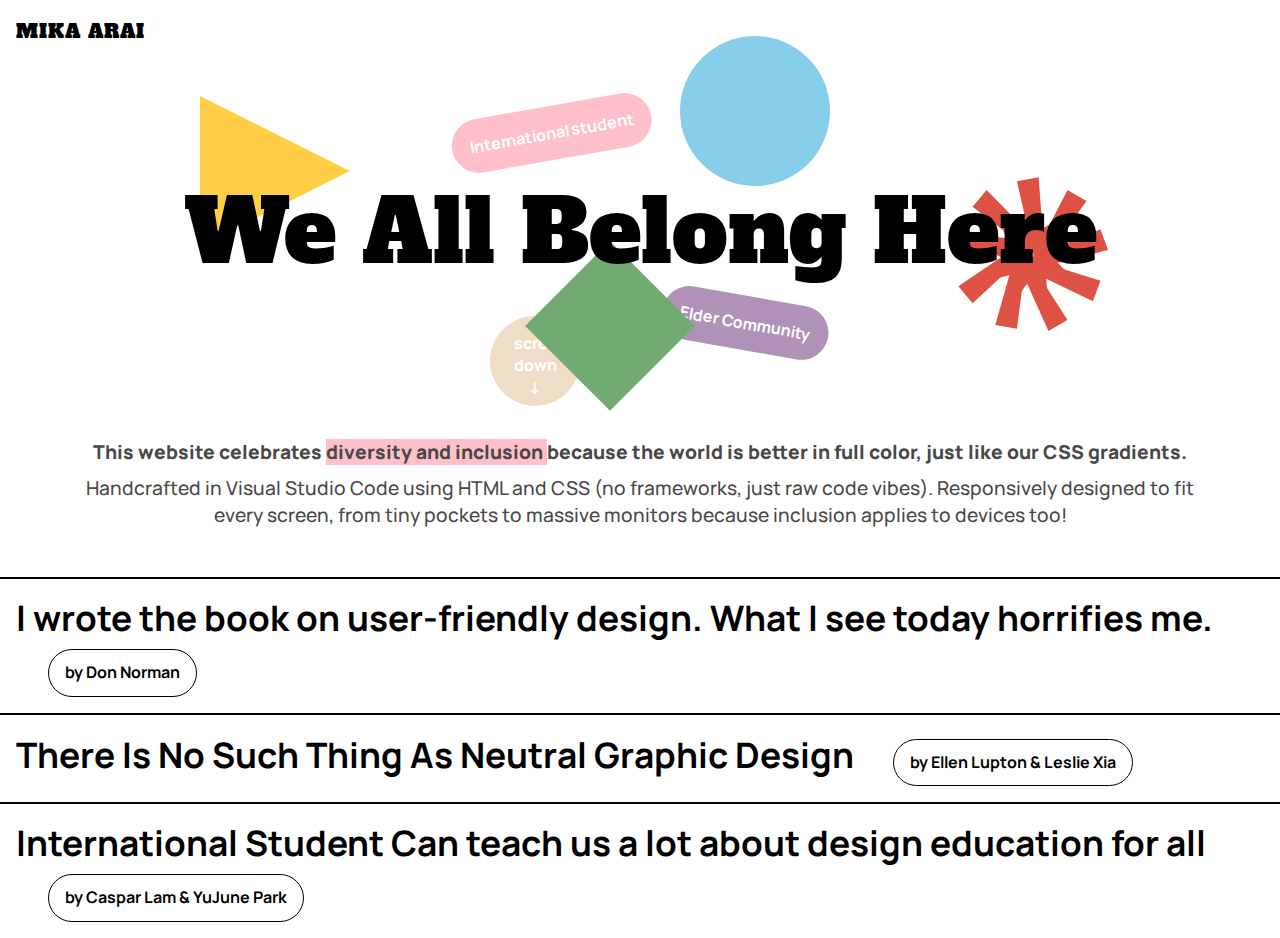
<file: index.html>
<!DOCTYPE html>
<html lang="en">
  <head>
    <title>Binding</title>
    <meta charset="UTF-8" />
    <meta name="viewport" content="width=device-width, initial-scale=1.0" />
    <link href="asset/common.css" rel="stylesheet" />
    <link href="asset/reset.css" rel="stylesheet" />
    <link href="landing.css" rel="stylesheet" />

    <!-- google font -->
    <!-- manrope -->
    <link rel="preconnect" href="https://fonts.googleapis.com" />
    <link rel="preconnect" href="https://fonts.gstatic.com" crossorigin />
    <link
      href="https://fonts.googleapis.com/css2?family=Bayon&family=Bruno+Ace&family=Didact+Gothic&family=Manrope:wght@200..800&family=Mulish:ital,wght@0,200..1000;1,200..1000&family=MuseoModerno:ital,wght@0,100..900;1,100..900&family=Schibsted+Grotesk:ital,wght@0,400..900;1,400..900&display=swap"
      rel="stylesheet"
    />
    <!-- alfa slab one -->
    <link rel="preconnect" href="https://fonts.googleapis.com" />
    <link rel="preconnect" href="https://fonts.gstatic.com" crossorigin />
    <link
      href="https://fonts.googleapis.com/css2?family=Alfa+Slab+One&family=Bayon&family=Bruno+Ace&family=Didact+Gothic&family=Manrope:wght@200..800&family=Mulish:ital,wght@0,200..1000;1,200..1000&family=MuseoModerno:ital,wght@0,100..900;1,100..900&family=Schibsted+Grotesk:ital,wght@0,400..900;1,400..900&display=swap"
      rel="stylesheet"
    />
  </head>

  <body>
    <h5>MIKA ARAI</h5>
    <header>
      <h1>We All Belong Here</h1>
      <h3>
        <p>
          <em class="bold"
            >This website celebrates
            <em class="color">diversity and inclusion </em>because the world is
            better in full color, just like our CSS gradients.</em
          >
        </p>
        <p>
          Handcrafted in Visual Studio Code using HTML and CSS (no frameworks,
          just raw code vibes). Responsively designed to fit every screen, from
          tiny pockets to massive monitors because inclusion applies to devices
          too!
        </p>
      </h3>

      <!-- shape -->
      <div class="international-container">
        <div class="international">International student</div>
      </div>
      <div class="eldercommunity-container">
        <div class="eldercommunity">Elder Community</div>
      </div>
      <div class="scrolldown-container">
        <div class="scrolldown">scroll down ↓</div>
      </div>
      <div class="circle-container">
        <div class="circle"></div>
      </div>
      <div class="triangle-container">
        <div class="triangle"></div>
      </div>
      <div class="rectangle-container">
        <div class="rectangle"></div>
      </div>
      <div class="star-container">
        <div class="star"></div>
        <div class="star"></div>
        <div class="star"></div>
        <div class="star"></div>
        <div class="star"></div>
        <div class="star"></div>
        <div class="star"></div>
        <div class="star"></div>
        <div class="star"></div>
      </div>
    </header>

    <article>
      <ul class="article">
        <li>
          <a href="first-article/article1.html"
            >I wrote the book on user-friendly design. What I see today
            horrifies me.</a
          >
          <h2>by Don Norman</h2>
        </li>
        <li>
          <a href="second-article/article2.html"
            >There Is No Such Thing As Neutral Graphic Design</a
          >
          <h2>by Ellen Lupton & Leslie Xia</h2>
        </li>
        <li>
          <a href="third-article/article3.html"
            >International Student Can teach us a lot about design education for
            all</a
          >
          <h2>by Caspar Lam & YuJune Park</h2>
        </li>
      </ul>
    </article>
  </body>
</html>
</file>
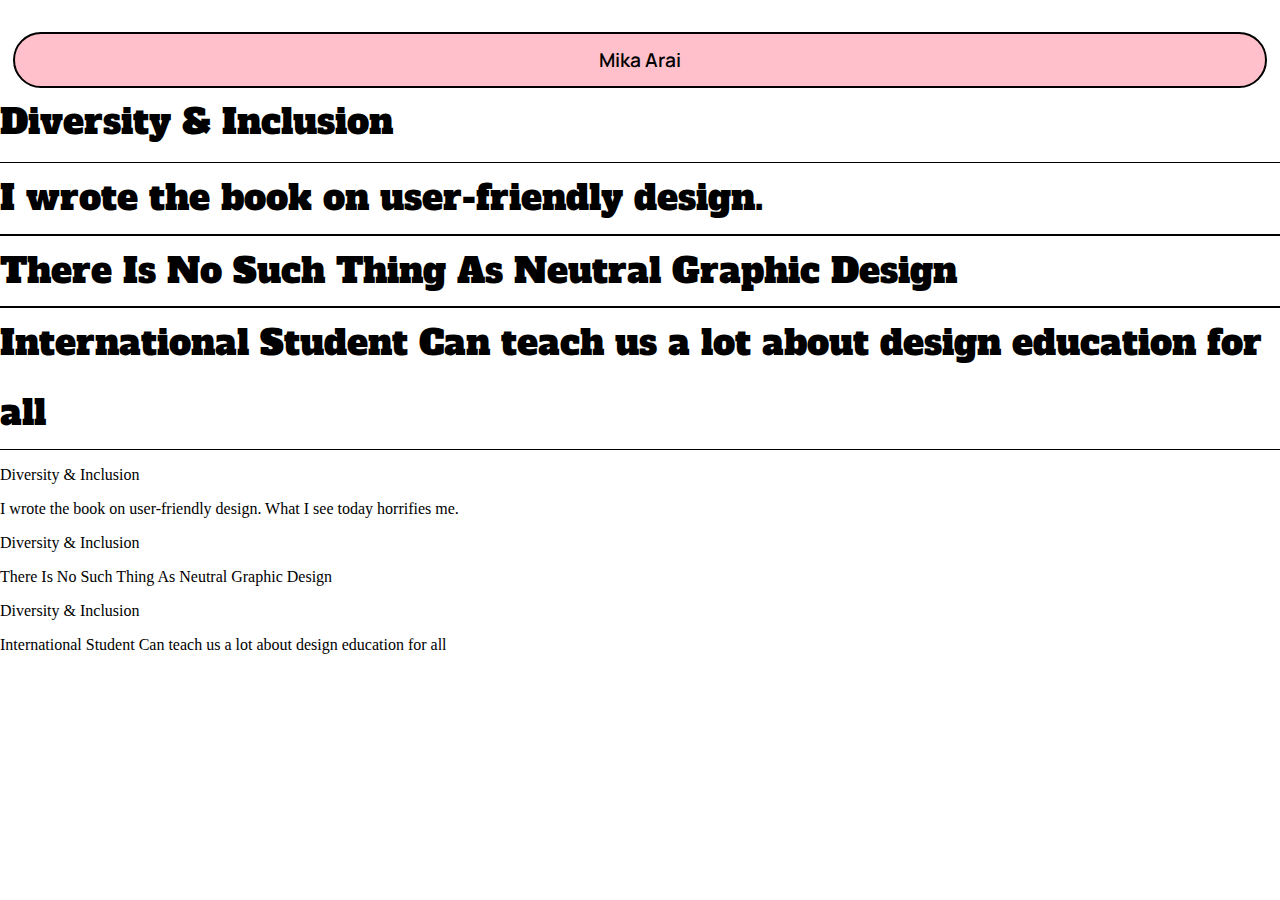
<file: landing-page/index.html>
<!doctype html>
<html lang="en">
  <head>
    <title>Binding</title>
    <meta charset="UTF-8">
    <meta name="viewport" content="width=device-width, initial-scale=1.0" />
    <link href="../asset/common.css" rel="stylesheet" />
    <link href="../asset/reset.css" rel="stylesheet" />
    <link href="landing.css" rel="stylesheet" />

    <!-- google font -->
     <!-- manrope -->
    <link rel="preconnect" href="https://fonts.googleapis.com">
    <link rel="preconnect" href="https://fonts.gstatic.com" crossorigin>
    <link href="https://fonts.googleapis.com/css2?family=Bayon&family=Bruno+Ace&family=Didact+Gothic&family=Manrope:wght@200..800&family=Mulish:ital,wght@0,200..1000;1,200..1000&family=MuseoModerno:ital,wght@0,100..900;1,100..900&family=Schibsted+Grotesk:ital,wght@0,400..900;1,400..900&display=swap" rel="stylesheet">
  <!-- alfa slab one -->
    <link rel="preconnect" href="https://fonts.googleapis.com">
<link rel="preconnect" href="https://fonts.gstatic.com" crossorigin>
<link href="https://fonts.googleapis.com/css2?family=Alfa+Slab+One&family=Bayon&family=Bruno+Ace&family=Didact+Gothic&family=Manrope:wght@200..800&family=Mulish:ital,wght@0,200..1000;1,200..1000&family=MuseoModerno:ital,wght@0,100..900;1,100..900&family=Schibsted+Grotesk:ital,wght@0,400..900;1,400..900&display=swap" rel="stylesheet">
  <!-- Martian Mono  -->
  <link rel="preconnect" href="https://fonts.googleapis.com">
  <link rel="preconnect" href="https://fonts.gstatic.com" crossorigin>
  <link href="https://fonts.googleapis.com/css2?family=Alfa+Slab+One&family=Bayon&family=Bruno+Ace&family=Didact+Gothic&family=Manrope:wght@200..800&family=Martian+Mono:wght@100..800&family=Mulish:ital,wght@0,200..1000;1,200..1000&family=MuseoModerno:ital,wght@0,100..900;1,100..900&family=Schibsted+Grotesk:ital,wght@0,400..900;1,400..900&display=swap" rel="stylesheet">
<!-- geist -->
<link rel="preconnect" href="https://fonts.googleapis.com">
<link rel="preconnect" href="https://fonts.gstatic.com" crossorigin>
<link href="https://fonts.googleapis.com/css2?family=Alfa+Slab+One&family=Bayon&family=Bruno+Ace&family=Didact+Gothic&family=Geist:wght@100..900&family=Luckiest+Guy&family=Manrope:wght@200..800&family=Martian+Mono:wght@100..800&family=Mulish:ital,wght@0,200..1000;1,200..1000&family=MuseoModerno:ital,wght@0,100..900;1,100..900&family=Schibsted+Grotesk:ital,wght@0,400..900;1,400..900&display=swap" rel="stylesheet">
<!-- Geist Mono -->
<link rel="preconnect" href="https://fonts.googleapis.com">
<link rel="preconnect" href="https://fonts.gstatic.com" crossorigin>
<link href="https://fonts.googleapis.com/css2?family=Alfa+Slab+One&family=Bayon&family=Bruno+Ace&family=Didact+Gothic&family=Geist+Mono:wght@100..900&family=Geist:wght@100..900&family=Luckiest+Guy&family=Manrope:wght@200..800&family=Martian+Mono:wght@100..800&family=Mulish:ital,wght@0,200..1000;1,200..1000&family=MuseoModerno:ital,wght@0,100..900;1,100..900&family=Schibsted+Grotesk:ital,wght@0,400..900;1,400..900&display=swap" rel="stylesheet">  
<!-- Poppins -->
<link rel="preconnect" href="https://fonts.googleapis.com">
<link rel="preconnect" href="https://fonts.gstatic.com" crossorigin>
<link href="https://fonts.googleapis.com/css2?family=Alfa+Slab+One&family=Bayon&family=Bruno+Ace&family=Didact+Gothic&family=Geist+Mono:wght@100..900&family=Geist:wght@100..900&family=Luckiest+Guy&family=Manrope:wght@200..800&family=Martian+Mono:wght@100..800&family=Mulish:ital,wght@0,200..1000;1,200..1000&family=MuseoModerno:ital,wght@0,100..900;1,100..900&family=Poppins:ital,wght@0,100;0,200;0,300;0,400;0,500;0,600;0,700;0,800;0,900;1,100;1,200;1,300;1,400;1,500;1,600;1,700;1,800;1,900&family=Schibsted+Grotesk:ital,wght@0,400..900;1,400..900&display=swap" rel="stylesheet">
<!-- Teko -->
<link rel="preconnect" href="https://fonts.googleapis.com">
<link rel="preconnect" href="https://fonts.gstatic.com" crossorigin>
<link href="https://fonts.googleapis.com/css2?family=Alfa+Slab+One&family=Alumni+Sans+Pinstripe:ital@0;1&family=Bayon&family=Bruno+Ace&family=Didact+Gothic&family=Geist+Mono:wght@100..900&family=Geist:wght@100..900&family=Luckiest+Guy&family=Manrope:wght@200..800&family=Martian+Mono:wght@100..800&family=Mulish:ital,wght@0,200..1000;1,200..1000&family=MuseoModerno:ital,wght@0,100..900;1,100..900&family=Poppins:ital,wght@0,100;0,200;0,300;0,400;0,500;0,600;0,700;0,800;0,900;1,100;1,200;1,300;1,400;1,500;1,600;1,700;1,800;1,900&family=Schibsted+Grotesk:ital,wght@0,400..900;1,400..900&family=Teko:wght@300..700&display=swap" rel="stylesheet">
<!-- Enriqueta -->
<link rel="preconnect" href="https://fonts.googleapis.com">
<link rel="preconnect" href="https://fonts.gstatic.com" crossorigin>
<link href="https://fonts.googleapis.com/css2?family=Alfa+Slab+One&family=Almarai:wght@300;400;700;800&family=Alumni+Sans+Pinstripe:ital@0;1&family=Bayon&family=Bruno+Ace&family=Didact+Gothic&family=Enriqueta:wght@400;500;600;700&family=Geist+Mono:wght@100..900&family=Geist:wght@100..900&family=Luckiest+Guy&family=Manrope:wght@200..800&family=Martian+Mono:wght@100..800&family=Mulish:ital,wght@0,200..1000;1,200..1000&family=MuseoModerno:ital,wght@0,100..900;1,100..900&family=Poppins:ital,wght@0,100;0,200;0,300;0,400;0,500;0,600;0,700;0,800;0,900;1,100;1,200;1,300;1,400;1,500;1,600;1,700;1,800;1,900&family=Schibsted+Grotesk:ital,wght@0,400..900;1,400..900&family=Slabo+13px&family=Teko:wght@300..700&display=swap" rel="stylesheet">
</head>
  <body>
    <h5>
Mika Arai    </h5>
<h1>Diversity & Inclusion</h1>
    <header>

           <ul class="article">
           <li><a href="article1.html">I wrote the book on user-friendly design.</a></li>
           <li><a href="article2.html">There Is No Such Thing As Neutral Graphic Design</a></li>
           <li><a href="article3.html">International Student Can teach us a lot about design education for all</a></li>
           </ul>

           <div class="grid-container">

           <div class="card">
            <div class="card-category">Diversity & Inclusion</div>
            <h2 class="card-title"> I wrote the book on user-friendly design. What I see today horrifies me. </h2>
        </div>
        
        <div class="card">
            <div class="card-category">Diversity & Inclusion</div>
            <h2 class="card-title">There Is No Such Thing As Neutral Graphic Design</h2>
        </div>

        <div class="card">
          <div class="card-category">Diversity & Inclusion</div>
          <h2 class="card-title">International Student Can teach us a lot about design education for all</h2>
      </div>

</div>


      </header>
     </body>
</html>
    </nav>
  </body>
</html>
</file>
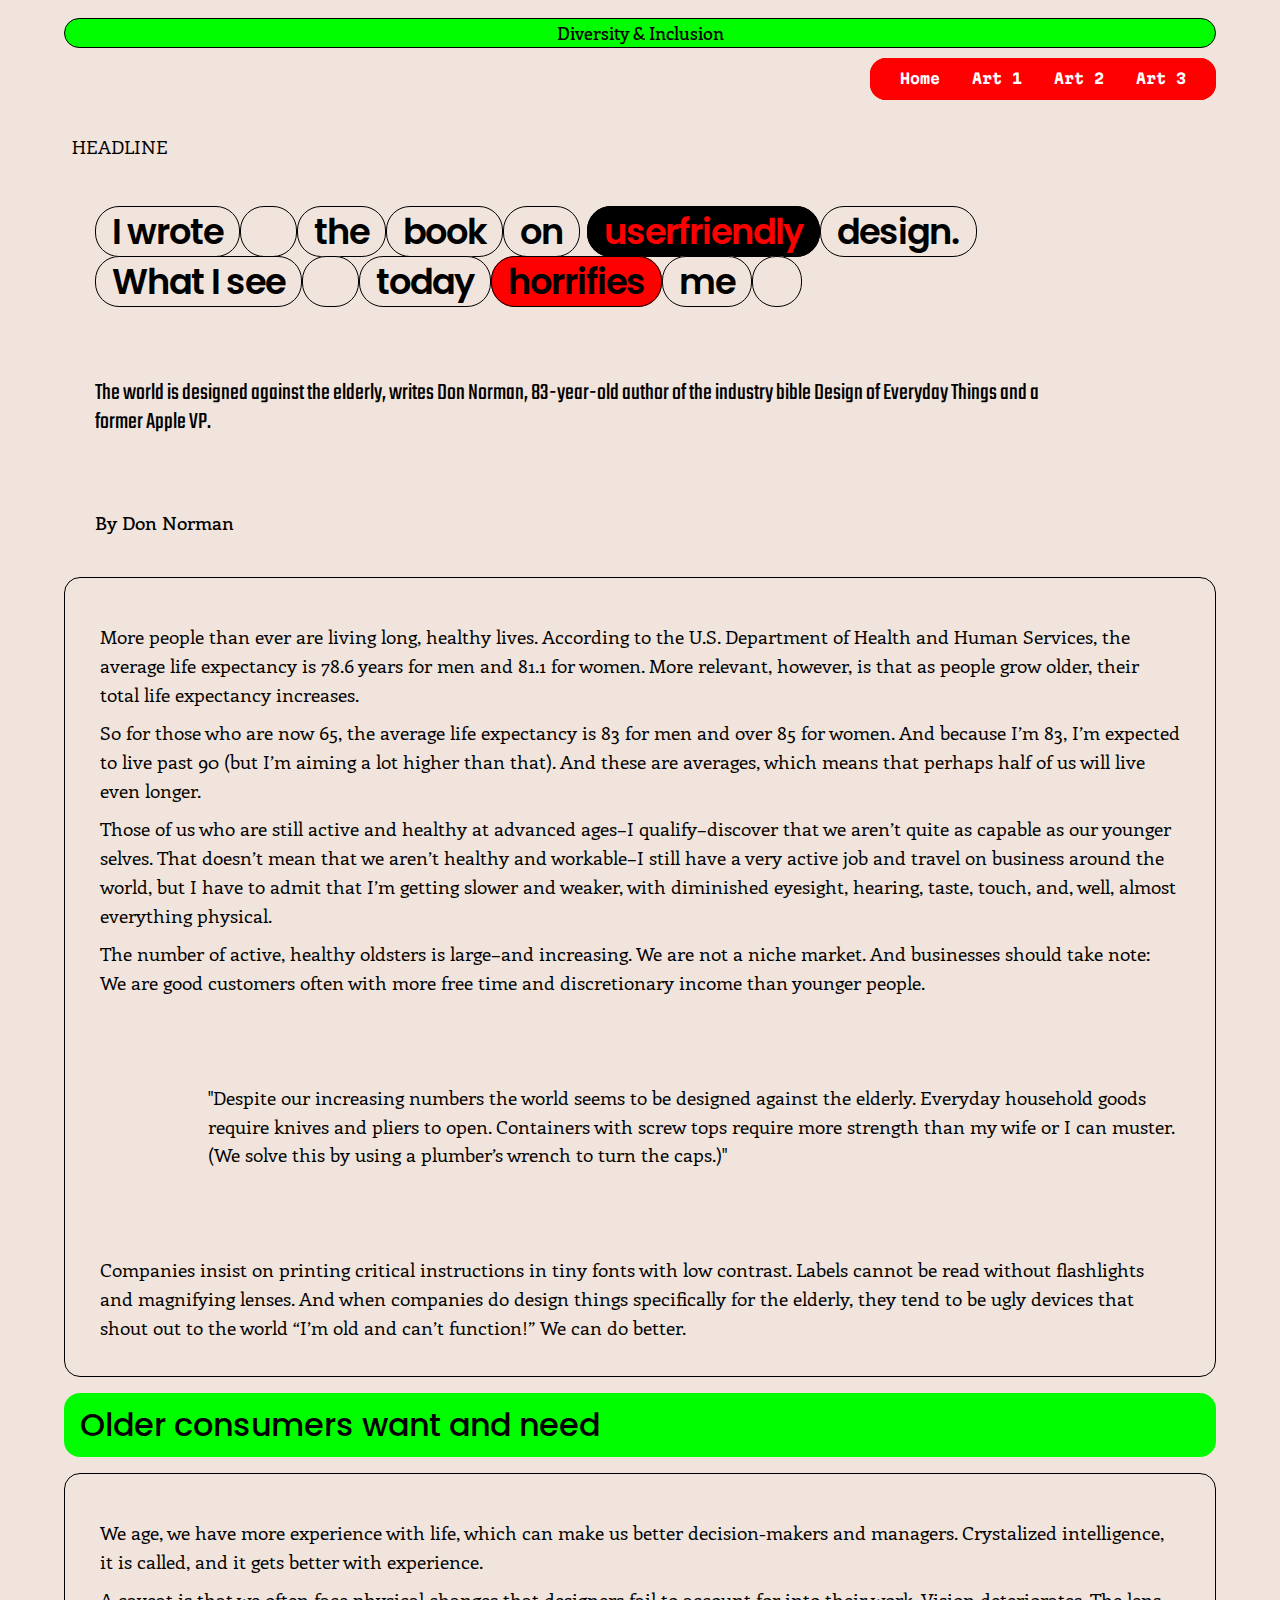
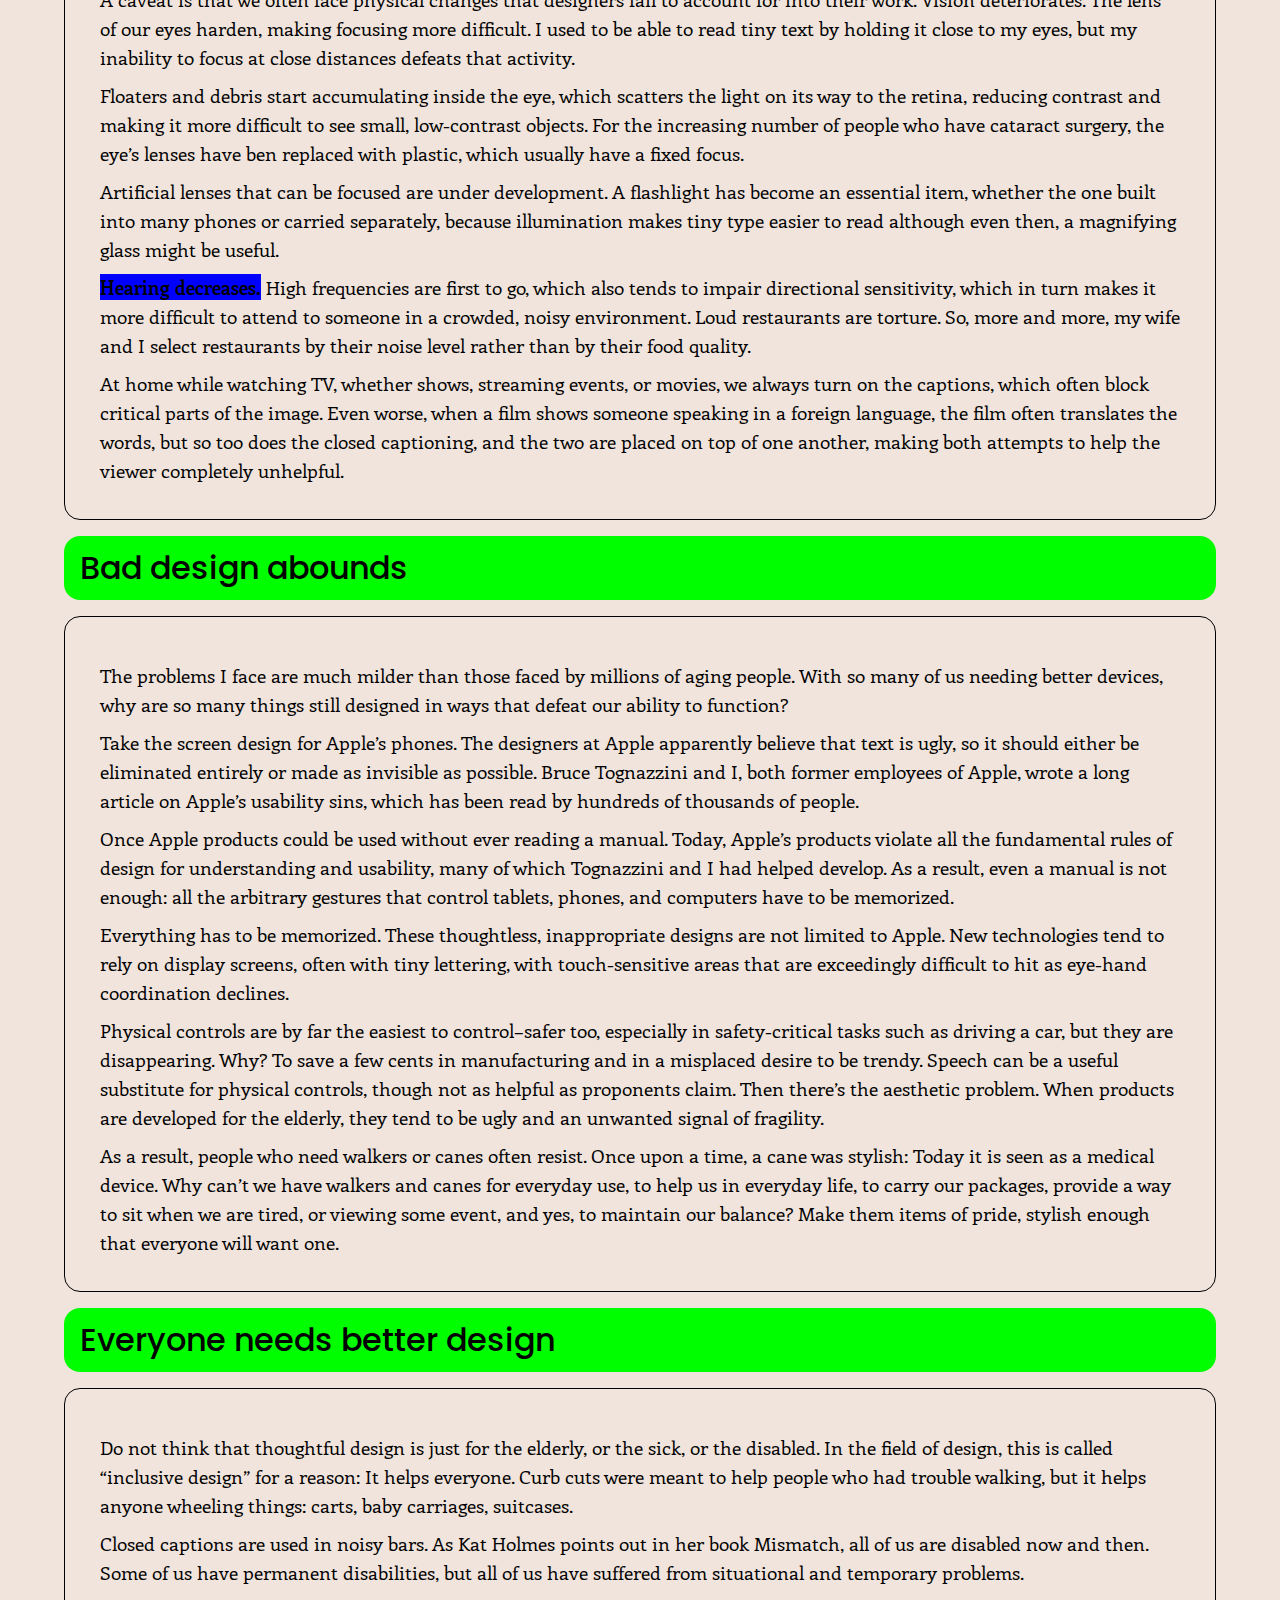
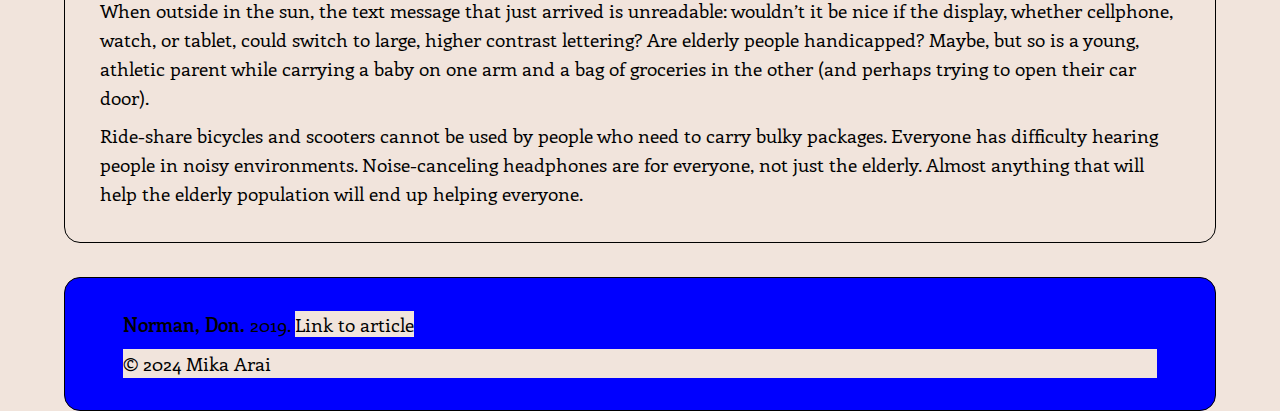
<file: article1.html>
<!doctype html>
<html lang="en">
  <head>
    <title>article1</title>
    <meta charset="UTF-8">
    <meta name="viewport" content="width=device-width, initial-scale=1.0" />
    <link href="asset/reset.css" rel="stylesheet" />
    <link href="asset/common.css" rel="stylesheet" />
    <!-- <link href="asset/direction-1.css" rel="stylesheet" /> -->
    <!-- <link href="asset/direction-2.css" rel="stylesheet"> -->
    <link href="asset/direction-3.css" rel="stylesheet">

    <!-- google font -->
     <!-- manrope -->
    <link rel="preconnect" href="https://fonts.googleapis.com">
    <link rel="preconnect" href="https://fonts.gstatic.com" crossorigin>
    <link href="https://fonts.googleapis.com/css2?family=Bayon&family=Bruno+Ace&family=Didact+Gothic&family=Manrope:wght@200..800&family=Mulish:ital,wght@0,200..1000;1,200..1000&family=MuseoModerno:ital,wght@0,100..900;1,100..900&family=Schibsted+Grotesk:ital,wght@0,400..900;1,400..900&display=swap" rel="stylesheet">
  <!-- alfa slab one -->
    <link rel="preconnect" href="https://fonts.googleapis.com">
<link rel="preconnect" href="https://fonts.gstatic.com" crossorigin>
<link href="https://fonts.googleapis.com/css2?family=Alfa+Slab+One&family=Bayon&family=Bruno+Ace&family=Didact+Gothic&family=Manrope:wght@200..800&family=Mulish:ital,wght@0,200..1000;1,200..1000&family=MuseoModerno:ital,wght@0,100..900;1,100..900&family=Schibsted+Grotesk:ital,wght@0,400..900;1,400..900&display=swap" rel="stylesheet">
  <!-- Martian Mono  -->
  <link rel="preconnect" href="https://fonts.googleapis.com">
  <link rel="preconnect" href="https://fonts.gstatic.com" crossorigin>
  <link href="https://fonts.googleapis.com/css2?family=Alfa+Slab+One&family=Bayon&family=Bruno+Ace&family=Didact+Gothic&family=Manrope:wght@200..800&family=Martian+Mono:wght@100..800&family=Mulish:ital,wght@0,200..1000;1,200..1000&family=MuseoModerno:ital,wght@0,100..900;1,100..900&family=Schibsted+Grotesk:ital,wght@0,400..900;1,400..900&display=swap" rel="stylesheet">
<!-- geist -->
<link rel="preconnect" href="https://fonts.googleapis.com">
<link rel="preconnect" href="https://fonts.gstatic.com" crossorigin>
<link href="https://fonts.googleapis.com/css2?family=Alfa+Slab+One&family=Bayon&family=Bruno+Ace&family=Didact+Gothic&family=Geist:wght@100..900&family=Luckiest+Guy&family=Manrope:wght@200..800&family=Martian+Mono:wght@100..800&family=Mulish:ital,wght@0,200..1000;1,200..1000&family=MuseoModerno:ital,wght@0,100..900;1,100..900&family=Schibsted+Grotesk:ital,wght@0,400..900;1,400..900&display=swap" rel="stylesheet">
<!-- Geist Mono -->
<link rel="preconnect" href="https://fonts.googleapis.com">
<link rel="preconnect" href="https://fonts.gstatic.com" crossorigin>
<link href="https://fonts.googleapis.com/css2?family=Alfa+Slab+One&family=Bayon&family=Bruno+Ace&family=Didact+Gothic&family=Geist+Mono:wght@100..900&family=Geist:wght@100..900&family=Luckiest+Guy&family=Manrope:wght@200..800&family=Martian+Mono:wght@100..800&family=Mulish:ital,wght@0,200..1000;1,200..1000&family=MuseoModerno:ital,wght@0,100..900;1,100..900&family=Schibsted+Grotesk:ital,wght@0,400..900;1,400..900&display=swap" rel="stylesheet">  
<!-- Poppins -->
<link rel="preconnect" href="https://fonts.googleapis.com">
<link rel="preconnect" href="https://fonts.gstatic.com" crossorigin>
<link href="https://fonts.googleapis.com/css2?family=Alfa+Slab+One&family=Bayon&family=Bruno+Ace&family=Didact+Gothic&family=Geist+Mono:wght@100..900&family=Geist:wght@100..900&family=Luckiest+Guy&family=Manrope:wght@200..800&family=Martian+Mono:wght@100..800&family=Mulish:ital,wght@0,200..1000;1,200..1000&family=MuseoModerno:ital,wght@0,100..900;1,100..900&family=Poppins:ital,wght@0,100;0,200;0,300;0,400;0,500;0,600;0,700;0,800;0,900;1,100;1,200;1,300;1,400;1,500;1,600;1,700;1,800;1,900&family=Schibsted+Grotesk:ital,wght@0,400..900;1,400..900&display=swap" rel="stylesheet">
<!-- Teko -->
<link rel="preconnect" href="https://fonts.googleapis.com">
<link rel="preconnect" href="https://fonts.gstatic.com" crossorigin>
<link href="https://fonts.googleapis.com/css2?family=Alfa+Slab+One&family=Alumni+Sans+Pinstripe:ital@0;1&family=Bayon&family=Bruno+Ace&family=Didact+Gothic&family=Geist+Mono:wght@100..900&family=Geist:wght@100..900&family=Luckiest+Guy&family=Manrope:wght@200..800&family=Martian+Mono:wght@100..800&family=Mulish:ital,wght@0,200..1000;1,200..1000&family=MuseoModerno:ital,wght@0,100..900;1,100..900&family=Poppins:ital,wght@0,100;0,200;0,300;0,400;0,500;0,600;0,700;0,800;0,900;1,100;1,200;1,300;1,400;1,500;1,600;1,700;1,800;1,900&family=Schibsted+Grotesk:ital,wght@0,400..900;1,400..900&family=Teko:wght@300..700&display=swap" rel="stylesheet">
<!-- Enriqueta -->
<link rel="preconnect" href="https://fonts.googleapis.com">
<link rel="preconnect" href="https://fonts.gstatic.com" crossorigin>
<link href="https://fonts.googleapis.com/css2?family=Alfa+Slab+One&family=Almarai:wght@300;400;700;800&family=Alumni+Sans+Pinstripe:ital@0;1&family=Bayon&family=Bruno+Ace&family=Didact+Gothic&family=Enriqueta:wght@400;500;600;700&family=Geist+Mono:wght@100..900&family=Geist:wght@100..900&family=Luckiest+Guy&family=Manrope:wght@200..800&family=Martian+Mono:wght@100..800&family=Mulish:ital,wght@0,200..1000;1,200..1000&family=MuseoModerno:ital,wght@0,100..900;1,100..900&family=Poppins:ital,wght@0,100;0,200;0,300;0,400;0,500;0,600;0,700;0,800;0,900;1,100;1,200;1,300;1,400;1,500;1,600;1,700;1,800;1,900&family=Schibsted+Grotesk:ital,wght@0,400..900;1,400..900&family=Slabo+13px&family=Teko:wght@300..700&display=swap" rel="stylesheet">
</head>
  <body>
    <h5>
      Diversity & Inclusion
    </h5>
    <nav>
      <div class="navbar">
        <a href="index.html">Home</a>
        <a href="article1.html">Art 1</a>
        <a href="article2.html">Art 2</a>
        <a href="article3.html">Art 3</a>
      </div>
    </nav>
    <header>
      <h4>
        HEADLINE
      </h4>
      <h1>
        <div class="round">I wrote</div><div class="roundspace"> </div><div class="round">the</div><div class="round">book</div><div class="round">on</div> <div class="roundblack">userfriendly</div><div class="round">design.</div> <div class="round">What I see</div><div class="roundspace"> </div><div class="round">today</div><div class="roundred">horrifies</div><div class="round">me</div><div class="roundspace"> </div>
      </h1>


      <div class="circle-container">
        <div class="circle">
          </div>
      </div>
      <div class="triangle-container">
        <div class="triangle">
        </div>
      </div>
      <!-- <div class="rectangle-container">
        <div class="rectangle">
          </div>
      </div> -->
<div class="star-container">
<div class="star"></div>
<div class="star"></div>
<div class="star"></div>
<div class="star"></div>
<div class="star"></div>
<div class="star"></div>
<div class="star"></div>
<div class="star"></div>
<div class="star"></div>
</div>
  </div>
      </div>


      <h2>
        The world is designed against the elderly, writes Don Norman,
        83-year-old author of the industry bible Design of Everyday Things and a
        former Apple VP.
      </h2>
      <div class="author">By Don Norman</div>
    </header>
    <article>
      <section>
        <p>
          More people than ever are living long, healthy lives. According to the
          U.S. Department of Health and Human Services, the average life
          expectancy is 78.6 years for men and 81.1 for women. More relevant,
          however, is that as people grow older, their total life expectancy
          increases. 
          </p>
          <P>
          So for those who are now 65, the average life expectancy is
          83 for men and over 85 for women. And because I’m 83, I’m expected to
          live past 90 (but I’m aiming a lot higher than that). And these are
          averages, which means that perhaps half of us will live even longer.
          </P>
          <p>
          Those of us who are still active and healthy at advanced ages–I
          qualify–discover that we aren’t quite as capable as our younger
          selves. That doesn’t mean that we aren’t healthy and workable–I still have a
          very active job and travel on business around the world, but I have to
          admit that <span class="highlight">I’m getting slower and weaker, with diminished eyesight,
          hearing, taste, touch</span>, and, well, almost everything physical. 
          </p>
          <p>
          The
          number of active, healthy oldsters is large–and increasing. We are not
          a niche market. And businesses should take note: We are good customers
          often with more free time and discretionary income than younger
          people.
        </p>
        <blockquote>
          "Despite our increasing numbers the world seems to be designed against
          the elderly. Everyday household goods require knives and pliers to
          open. Containers with screw tops require more strength than my wife or
          I can muster. (We solve this by using a plumber’s wrench to turn the
          caps.)"
        </blockquote>  
        <p>
        Companies insist on printing critical instructions in tiny
          fonts with low contrast. Labels cannot be read without flashlights and
          magnifying lenses. And when companies do design things specifically
          for the elderly, they tend to be ugly devices that shout out to the
          world “I’m old and can’t function!” We can do better.
        </p>
      </section>
      <article>
        <h3>Older consumers want and need</h3>
        <section>
        <p>
          We age, we have more experience with life, which can make us better
          decision-makers and managers. Crystalized intelligence, it is called,
          and it gets better with experience. 
        </p>
        <p>
          A caveat is that we often face
          physical changes that designers fail to account for into their work.
          Vision deteriorates. The lens of our eyes harden, making focusing more
          difficult. I used to be able to read tiny text by holding it close to
          my eyes, but my inability to focus at close distances defeats that
          activity.
        </p>
        <p>
          <span class="highlight">Floaters and debris start accumulating inside the eye</span>, which scatters
          the light on its way to the retina, reducing contrast and making it
          more difficult to see small, low-contrast objects. For the increasing
          number of people who have cataract surgery, the eye’s lenses have ben
          replaced with plastic, which usually have a fixed focus. 
        </p>
        <p>Artificial
          lenses that can be focused are under development. A flashlight has
          become an essential item, whether the one built into many phones or
          carried separately, because illumination makes tiny type easier to
          read although even then, a magnifying glass might be useful.
        </p>
        <p>
          <em>Hearing decreases.</em> High frequencies are first to go, which also tends
          to impair directional sensitivity, which in turn makes it more
          difficult to attend to someone in a crowded, noisy environment. Loud
          restaurants are torture. So, more and more, my wife and I select
          restaurants by their noise level rather than by their food quality. 
        </p>
        <p>
          At
          home while watching TV, whether shows, streaming events, or movies, <span class="highlight">we
          always turn on the captions</span>, which often block critical parts of the
          image. Even worse, when a film shows someone speaking in a foreign
          language, the film often translates the words, but so too does the
          closed captioning, and the two are placed on top of one another,
          making both attempts to help the viewer completely unhelpful.
        </p>
      </section>
    </article>
    <article>
      <h3>Bad design abounds</h3>
      <section>
        <p>
          The problems I face are much milder than those faced by millions of
          aging people. With so many of us needing better devices, why are so
          many things still designed in ways that defeat our ability to
          function? 
        </p>
        <p>
          Take the screen design for Apple’s phones. The designers at
          Apple apparently believe that text is ugly, so it should either be
          eliminated entirely or made as invisible as possible. Bruce Tognazzini
          and I, both former employees of Apple, wrote a long article on Apple’s
          usability sins, which has been read by hundreds of thousands of
          people. 
        </p>
        <p>
          Once Apple products could be used without ever reading a
          manual. Today, Apple’s products violate all the fundamental rules of design
          for understanding and usability, many of which Tognazzini and I had
          helped develop. As a result, even a manual is not enough: all the
          arbitrary gestures that control tablets, phones, and computers have to
          be memorized. 
        </p>
        <p>
          <span class="highlight">Everything has to be memorized</span>. These thoughtless,
          inappropriate designs are not limited to Apple. New technologies tend
          to rely on display screens, often with tiny lettering, with
          touch-sensitive areas that are exceedingly difficult to hit as
          eye-hand coordination declines. 
        </p>
        <p>
          Physical controls are by far the
          easiest to control–safer too, especially in safety-critical tasks such
          as driving a car, but they are disappearing. Why? To save a few cents in manufacturing and in a misplaced desire to
          be trendy. Speech can be a useful substitute for physical controls,
          though not as helpful as proponents claim. Then there’s the aesthetic
          problem. When products are developed for the elderly, they tend to be
          ugly and an unwanted signal of fragility. 
        </p>
        <p>
          As a result, people who need
          walkers or canes often resist. Once upon a time, a cane was stylish:
          Today it is seen as a medical device. Why can’t we have walkers and
          canes for everyday use, to help us in everyday life, to carry our
          packages, provide a way to sit when we are tired, or viewing some
          event, and yes, to maintain our balance? Make them items of pride,
          stylish enough that everyone will want one.
        </p>
      </section>
    </article>
    <article>
      <h3>Everyone needs better design</h3>
      <section>
        <p>
          Do not think that thoughtful design is just for the elderly, or the
          sick, or the disabled. In the field of design, this is called
          “inclusive design” for a reason: It helps everyone. Curb cuts were
          meant to help people who had trouble walking, but it helps anyone
          wheeling things: carts, baby carriages, suitcases. 
          </p>
        <p>
          Closed captions are
          used in noisy bars. As Kat Holmes points out in her book Mismatch, all
          of us are disabled now and then. Some of us have permanent
          disabilities, but all of us have suffered from situational and
          temporary problems.
        </p>
        <p>
          When outside in the sun, the text message that just arrived is
          unreadable: wouldn’t it be nice if the display, whether cellphone,
          watch, or tablet, could switch to large, higher contrast lettering?
          Are elderly people handicapped? Maybe, but so is a young, athletic
          parent while carrying a baby on one arm and a bag of groceries in the
          other (and perhaps trying to open their car door).
        </p>
        <p>
          Ride-share bicycles
          and scooters cannot be used by people who need to carry bulky
          packages. Everyone has difficulty hearing people in noisy
          environments. Noise-canceling headphones are for everyone, not just
          the elderly. Almost anything that will help the elderly population
          will end up helping everyone.
        </p>
      </section>
    </article>
  </body>
  <footer>
    <em>Norman, Don.</em> 2019. <a href="
    https://www.fastcompany.com/90338379/i-wrote-the-book-on-user-friendly-design-what-i-see-today-horrifies-me">Link to article</a>
  <p>
    © 2024 Mika Arai
  </p>
  
  </footer>
</html>
    </nav>
  </body>
</html>
</file>
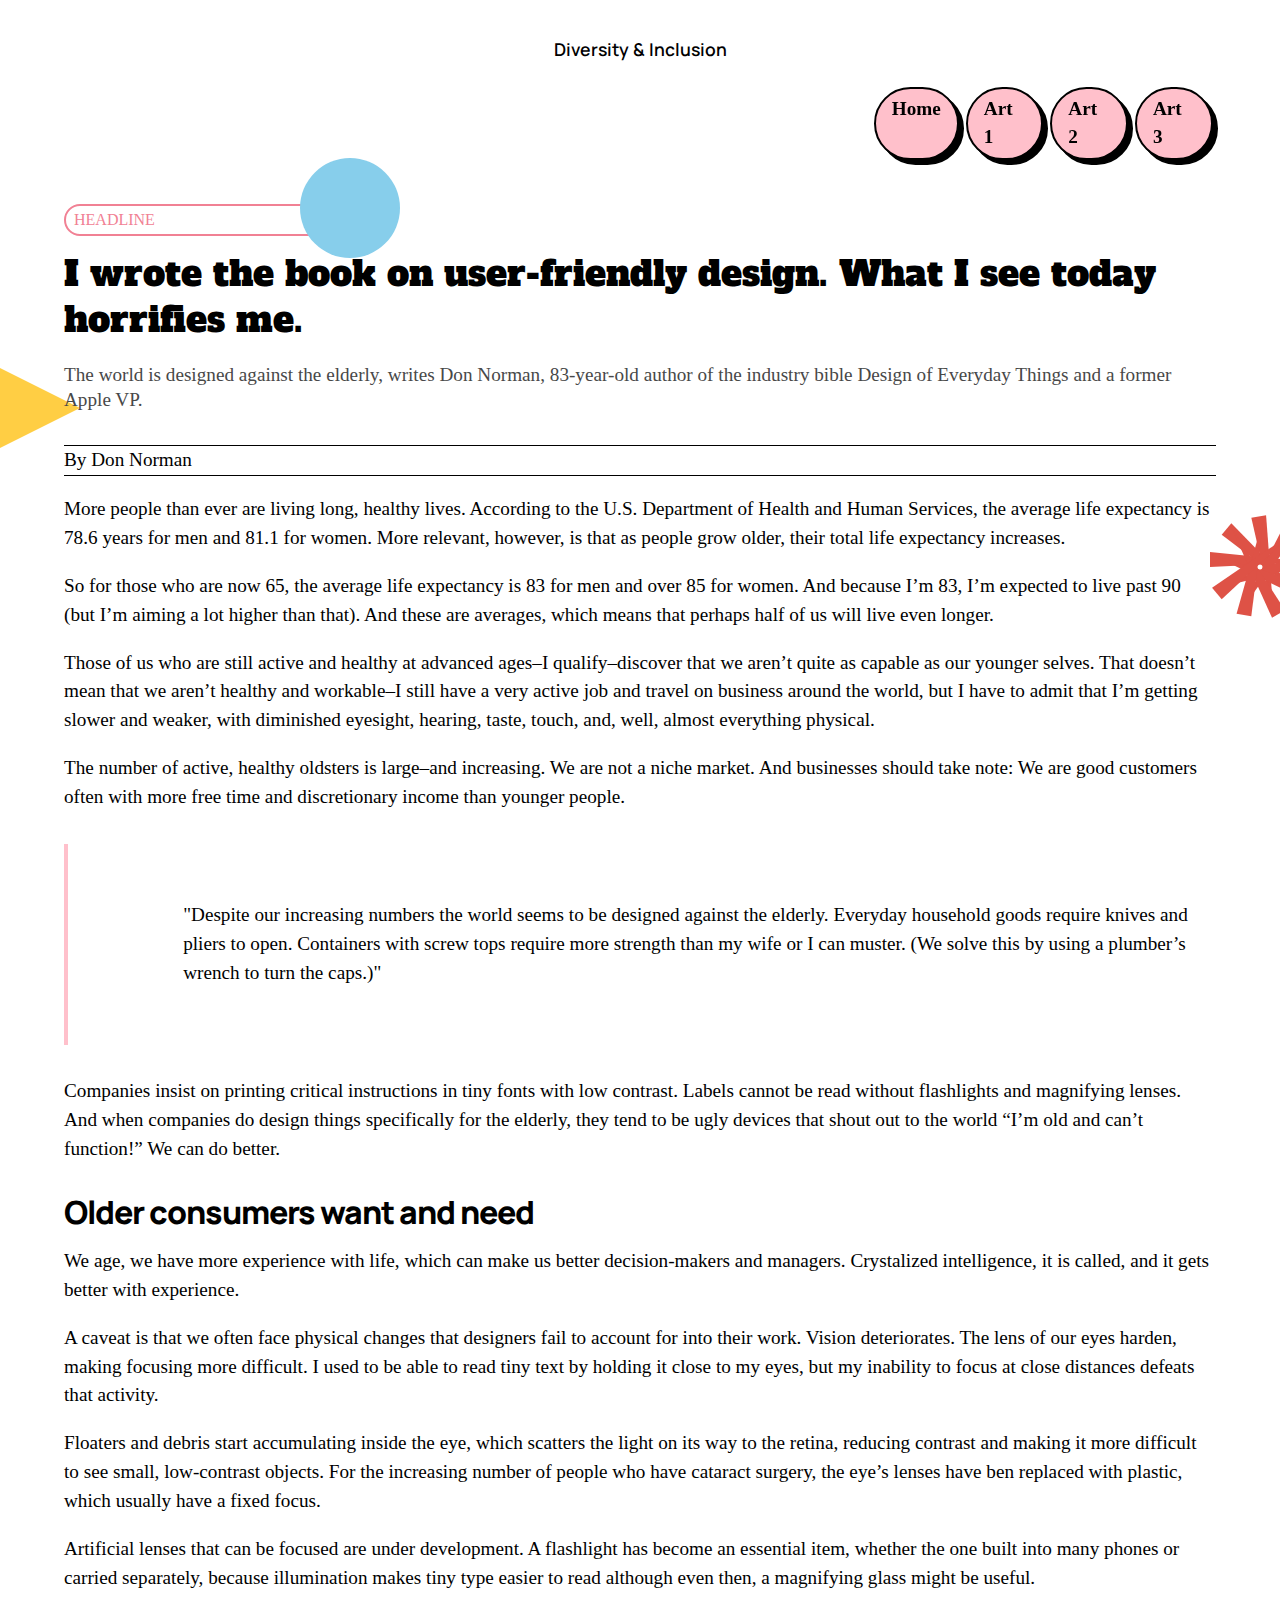
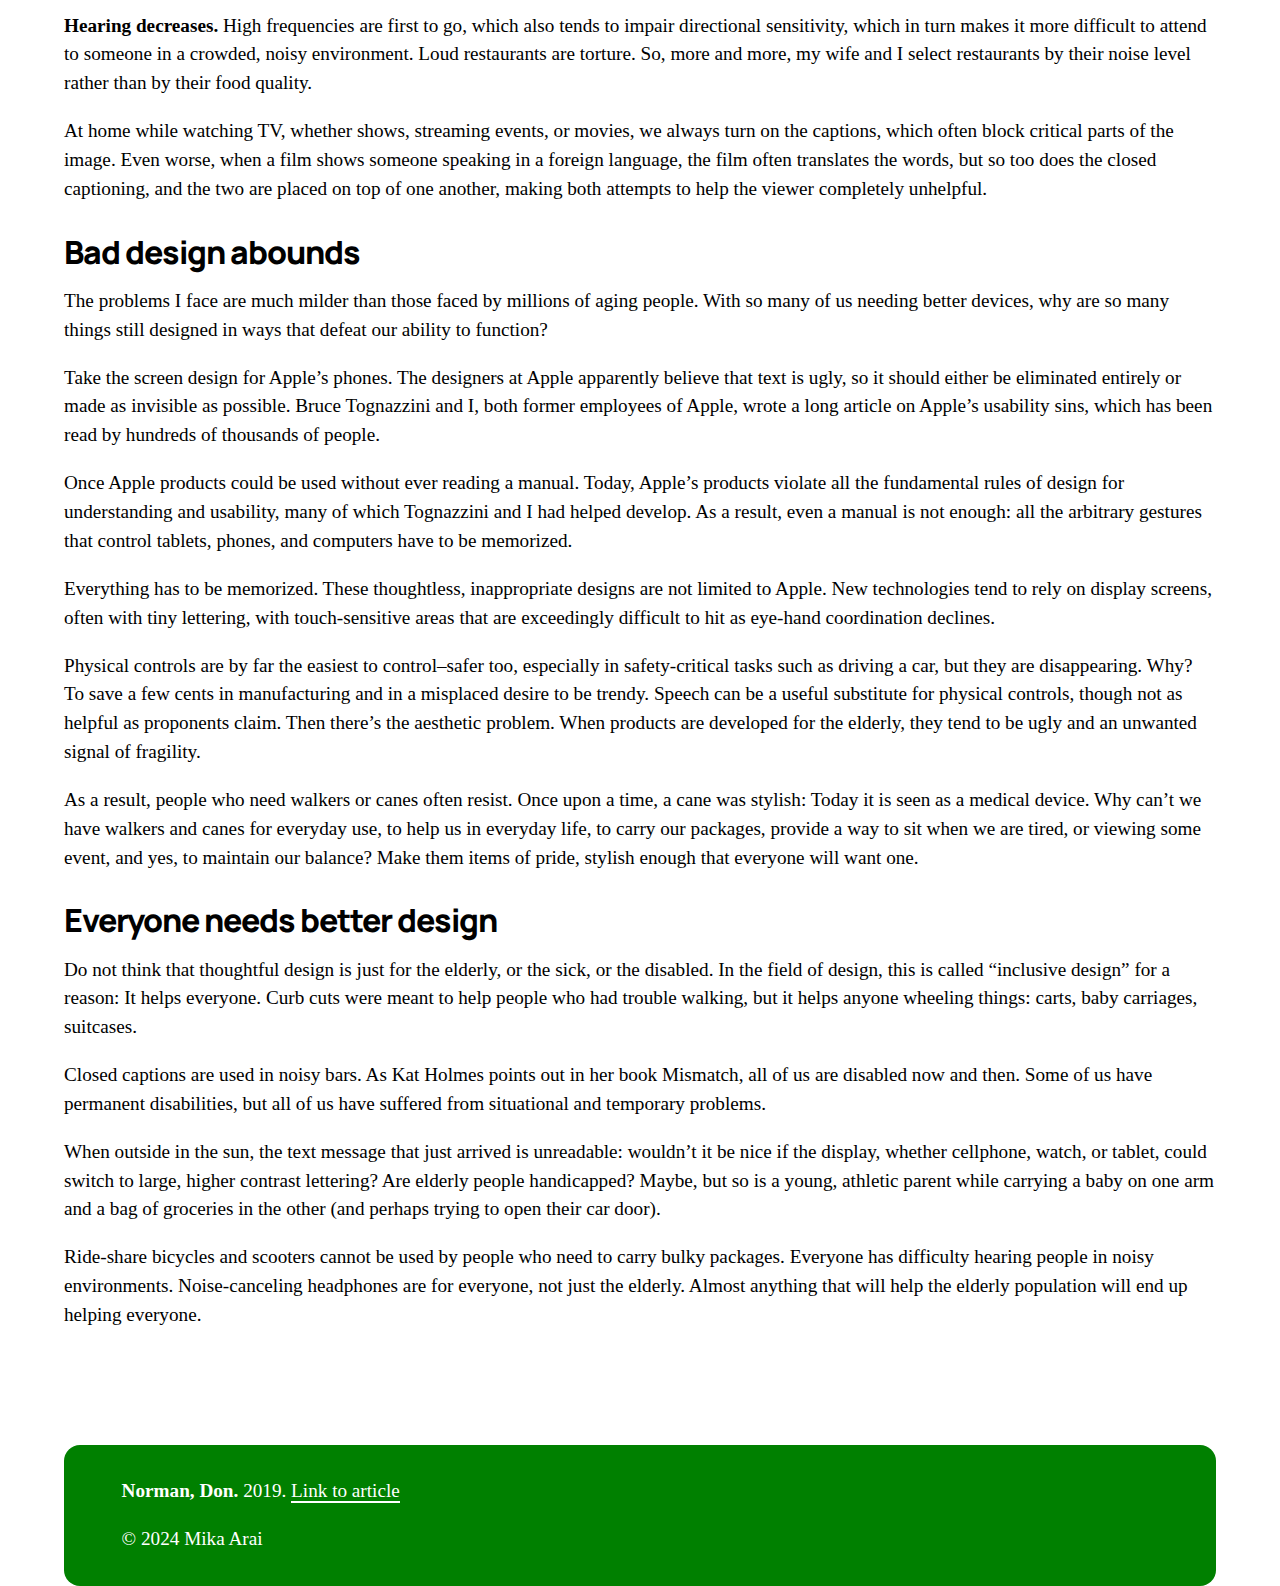
<file: article2.html>
<!doctype html>
<html lang="en">
  <head>
    <title>article1</title>
    <meta charset="UTF-8">
    <meta name="viewport" content="width=device-width, initial-scale=1.0" />
    <link href="asset/reset.css" rel="stylesheet" />
    <link href="asset/common.css" rel="stylesheet" />
    <link href="asset/direction-1.css" rel="stylesheet" />
    <!-- <link href="asset/direction-2.css" rel="stylesheet"> -->
    <!-- <link href="asset/direction-3.css" rel="stylesheet"> -->

    <!-- google font -->
     <!-- manrope -->
    <link rel="preconnect" href="https://fonts.googleapis.com">
    <link rel="preconnect" href="https://fonts.gstatic.com" crossorigin>
    <link href="https://fonts.googleapis.com/css2?family=Bayon&family=Bruno+Ace&family=Didact+Gothic&family=Manrope:wght@200..800&family=Mulish:ital,wght@0,200..1000;1,200..1000&family=MuseoModerno:ital,wght@0,100..900;1,100..900&family=Schibsted+Grotesk:ital,wght@0,400..900;1,400..900&display=swap" rel="stylesheet">
  <!-- alfa slab one -->
    <link rel="preconnect" href="https://fonts.googleapis.com">
<link rel="preconnect" href="https://fonts.gstatic.com" crossorigin>
<link href="https://fonts.googleapis.com/css2?family=Alfa+Slab+One&family=Bayon&family=Bruno+Ace&family=Didact+Gothic&family=Manrope:wght@200..800&family=Mulish:ital,wght@0,200..1000;1,200..1000&family=MuseoModerno:ital,wght@0,100..900;1,100..900&family=Schibsted+Grotesk:ital,wght@0,400..900;1,400..900&display=swap" rel="stylesheet">
  <!-- Martian Mono  -->
  <link rel="preconnect" href="https://fonts.googleapis.com">
  <link rel="preconnect" href="https://fonts.gstatic.com" crossorigin>
  <link href="https://fonts.googleapis.com/css2?family=Alfa+Slab+One&family=Bayon&family=Bruno+Ace&family=Didact+Gothic&family=Manrope:wght@200..800&family=Martian+Mono:wght@100..800&family=Mulish:ital,wght@0,200..1000;1,200..1000&family=MuseoModerno:ital,wght@0,100..900;1,100..900&family=Schibsted+Grotesk:ital,wght@0,400..900;1,400..900&display=swap" rel="stylesheet">
<!-- geist -->
<link rel="preconnect" href="https://fonts.googleapis.com">
<link rel="preconnect" href="https://fonts.gstatic.com" crossorigin>
<link href="https://fonts.googleapis.com/css2?family=Alfa+Slab+One&family=Bayon&family=Bruno+Ace&family=Didact+Gothic&family=Geist:wght@100..900&family=Luckiest+Guy&family=Manrope:wght@200..800&family=Martian+Mono:wght@100..800&family=Mulish:ital,wght@0,200..1000;1,200..1000&family=MuseoModerno:ital,wght@0,100..900;1,100..900&family=Schibsted+Grotesk:ital,wght@0,400..900;1,400..900&display=swap" rel="stylesheet">
<!-- Geist Mono -->
<link rel="preconnect" href="https://fonts.googleapis.com">
<link rel="preconnect" href="https://fonts.gstatic.com" crossorigin>
<link href="https://fonts.googleapis.com/css2?family=Alfa+Slab+One&family=Bayon&family=Bruno+Ace&family=Didact+Gothic&family=Geist+Mono:wght@100..900&family=Geist:wght@100..900&family=Luckiest+Guy&family=Manrope:wght@200..800&family=Martian+Mono:wght@100..800&family=Mulish:ital,wght@0,200..1000;1,200..1000&family=MuseoModerno:ital,wght@0,100..900;1,100..900&family=Schibsted+Grotesk:ital,wght@0,400..900;1,400..900&display=swap" rel="stylesheet">  
<!-- Poppins -->
<link rel="preconnect" href="https://fonts.googleapis.com">
<link rel="preconnect" href="https://fonts.gstatic.com" crossorigin>
<link href="https://fonts.googleapis.com/css2?family=Alfa+Slab+One&family=Bayon&family=Bruno+Ace&family=Didact+Gothic&family=Geist+Mono:wght@100..900&family=Geist:wght@100..900&family=Luckiest+Guy&family=Manrope:wght@200..800&family=Martian+Mono:wght@100..800&family=Mulish:ital,wght@0,200..1000;1,200..1000&family=MuseoModerno:ital,wght@0,100..900;1,100..900&family=Poppins:ital,wght@0,100;0,200;0,300;0,400;0,500;0,600;0,700;0,800;0,900;1,100;1,200;1,300;1,400;1,500;1,600;1,700;1,800;1,900&family=Schibsted+Grotesk:ital,wght@0,400..900;1,400..900&display=swap" rel="stylesheet">
<!-- Teko -->
<link rel="preconnect" href="https://fonts.googleapis.com">
<link rel="preconnect" href="https://fonts.gstatic.com" crossorigin>
<link href="https://fonts.googleapis.com/css2?family=Alfa+Slab+One&family=Alumni+Sans+Pinstripe:ital@0;1&family=Bayon&family=Bruno+Ace&family=Didact+Gothic&family=Geist+Mono:wght@100..900&family=Geist:wght@100..900&family=Luckiest+Guy&family=Manrope:wght@200..800&family=Martian+Mono:wght@100..800&family=Mulish:ital,wght@0,200..1000;1,200..1000&family=MuseoModerno:ital,wght@0,100..900;1,100..900&family=Poppins:ital,wght@0,100;0,200;0,300;0,400;0,500;0,600;0,700;0,800;0,900;1,100;1,200;1,300;1,400;1,500;1,600;1,700;1,800;1,900&family=Schibsted+Grotesk:ital,wght@0,400..900;1,400..900&family=Teko:wght@300..700&display=swap" rel="stylesheet">
<!-- Enriqueta -->
<link rel="preconnect" href="https://fonts.googleapis.com">
<link rel="preconnect" href="https://fonts.gstatic.com" crossorigin>
<link href="https://fonts.googleapis.com/css2?family=Alfa+Slab+One&family=Almarai:wght@300;400;700;800&family=Alumni+Sans+Pinstripe:ital@0;1&family=Bayon&family=Bruno+Ace&family=Didact+Gothic&family=Enriqueta:wght@400;500;600;700&family=Geist+Mono:wght@100..900&family=Geist:wght@100..900&family=Luckiest+Guy&family=Manrope:wght@200..800&family=Martian+Mono:wght@100..800&family=Mulish:ital,wght@0,200..1000;1,200..1000&family=MuseoModerno:ital,wght@0,100..900;1,100..900&family=Poppins:ital,wght@0,100;0,200;0,300;0,400;0,500;0,600;0,700;0,800;0,900;1,100;1,200;1,300;1,400;1,500;1,600;1,700;1,800;1,900&family=Schibsted+Grotesk:ital,wght@0,400..900;1,400..900&family=Slabo+13px&family=Teko:wght@300..700&display=swap" rel="stylesheet">
</head>
  <body>
    <h5>
      Diversity & Inclusion
    </h5>
    <nav>
      <div class="navbar">
        <a href="index.html">Home</a>
        <a href="article1.html">Art 1</a>
        <a href="article2.html">Art 2</a>
        <a href="article3.html">Art 3</a>
      </div>
    </nav>
    <header>
      <h4>
        HEADLINE
      </h4>
      <h1>
        I wrote the book on user-friendly design. What I see today horrifies me.
      </h1>


      <div class="circle-container">
        <div class="circle">
          </div>
      </div>
      <div class="triangle-container">
        <div class="triangle">
        </div>
      </div>
      <!-- <div class="rectangle-container">
        <div class="rectangle">
          </div>
      </div> -->
<div class="star-container">
<div class="star"></div>
<div class="star"></div>
<div class="star"></div>
<div class="star"></div>
<div class="star"></div>
<div class="star"></div>
<div class="star"></div>
<div class="star"></div>
<div class="star"></div>
</div>
  </div>
      </div>


      <h2>
        The world is designed against the elderly, writes Don Norman,
        83-year-old author of the industry bible Design of Everyday Things and a
        former Apple VP.
      </h2>
      <div class="author">By Don Norman</div>
    </header>
    <article>
      <section>
        <p>
          More people than ever are living long, healthy lives. According to the
          U.S. Department of Health and Human Services, the average life
          expectancy is 78.6 years for men and 81.1 for women. More relevant,
          however, is that as people grow older, their total life expectancy
          increases. 
          </p>
          <P>
          So for those who are now 65, the average life expectancy is
          83 for men and over 85 for women. And because I’m 83, I’m expected to
          live past 90 (but I’m aiming a lot higher than that). And these are
          averages, which means that perhaps half of us will live even longer.
          </P>
          <p>
          Those of us who are still active and healthy at advanced ages–I
          qualify–discover that we aren’t quite as capable as our younger
          selves. That doesn’t mean that we aren’t healthy and workable–I still have a
          very active job and travel on business around the world, but I have to
          admit that <span class="highlight">I’m getting slower and weaker, with diminished eyesight,
          hearing, taste, touch</span>, and, well, almost everything physical. 
          </p>
          <p>
          The
          number of active, healthy oldsters is large–and increasing. We are not
          a niche market. And businesses should take note: We are good customers
          often with more free time and discretionary income than younger
          people.
        </p>
        <blockquote>
          "Despite our increasing numbers the world seems to be designed against
          the elderly. Everyday household goods require knives and pliers to
          open. Containers with screw tops require more strength than my wife or
          I can muster. (We solve this by using a plumber’s wrench to turn the
          caps.)"
        </blockquote>  
        <p>
        Companies insist on printing critical instructions in tiny
          fonts with low contrast. Labels cannot be read without flashlights and
          magnifying lenses. And when companies do design things specifically
          for the elderly, they tend to be ugly devices that shout out to the
          world “I’m old and can’t function!” We can do better.
        </p>
      </section>
      <article>
        <h3>Older consumers want and need</h3>
        <section>
        <p>
          We age, we have more experience with life, which can make us better
          decision-makers and managers. Crystalized intelligence, it is called,
          and it gets better with experience. 
        </p>
        <p>
          A caveat is that we often face
          physical changes that designers fail to account for into their work.
          Vision deteriorates. The lens of our eyes harden, making focusing more
          difficult. I used to be able to read tiny text by holding it close to
          my eyes, but my inability to focus at close distances defeats that
          activity.
        </p>
        <p>
          <span class="highlight">Floaters and debris start accumulating inside the eye</span>, which scatters
          the light on its way to the retina, reducing contrast and making it
          more difficult to see small, low-contrast objects. For the increasing
          number of people who have cataract surgery, the eye’s lenses have ben
          replaced with plastic, which usually have a fixed focus. 
        </p>
        <p>Artificial
          lenses that can be focused are under development. A flashlight has
          become an essential item, whether the one built into many phones or
          carried separately, because illumination makes tiny type easier to
          read although even then, a magnifying glass might be useful.
        </p>
        <p>
          <em>Hearing decreases.</em> High frequencies are first to go, which also tends
          to impair directional sensitivity, which in turn makes it more
          difficult to attend to someone in a crowded, noisy environment. Loud
          restaurants are torture. So, more and more, my wife and I select
          restaurants by their noise level rather than by their food quality. 
        </p>
        <p>
          At
          home while watching TV, whether shows, streaming events, or movies, <span class="highlight">we
          always turn on the captions</span>, which often block critical parts of the
          image. Even worse, when a film shows someone speaking in a foreign
          language, the film often translates the words, but so too does the
          closed captioning, and the two are placed on top of one another,
          making both attempts to help the viewer completely unhelpful.
        </p>
      </section>
    </article>
    <article>
      <h3>Bad design abounds</h3>
      <section>
        <p>
          The problems I face are much milder than those faced by millions of
          aging people. With so many of us needing better devices, why are so
          many things still designed in ways that defeat our ability to
          function? 
        </p>
        <p>
          Take the screen design for Apple’s phones. The designers at
          Apple apparently believe that text is ugly, so it should either be
          eliminated entirely or made as invisible as possible. Bruce Tognazzini
          and I, both former employees of Apple, wrote a long article on Apple’s
          usability sins, which has been read by hundreds of thousands of
          people. 
        </p>
        <p>
          Once Apple products could be used without ever reading a
          manual. Today, Apple’s products violate all the fundamental rules of design
          for understanding and usability, many of which Tognazzini and I had
          helped develop. As a result, even a manual is not enough: all the
          arbitrary gestures that control tablets, phones, and computers have to
          be memorized. 
        </p>
        <p>
          <span class="highlight">Everything has to be memorized</span>. These thoughtless,
          inappropriate designs are not limited to Apple. New technologies tend
          to rely on display screens, often with tiny lettering, with
          touch-sensitive areas that are exceedingly difficult to hit as
          eye-hand coordination declines. 
        </p>
        <p>
          Physical controls are by far the
          easiest to control–safer too, especially in safety-critical tasks such
          as driving a car, but they are disappearing. Why? To save a few cents in manufacturing and in a misplaced desire to
          be trendy. Speech can be a useful substitute for physical controls,
          though not as helpful as proponents claim. Then there’s the aesthetic
          problem. When products are developed for the elderly, they tend to be
          ugly and an unwanted signal of fragility. 
        </p>
        <p>
          As a result, people who need
          walkers or canes often resist. Once upon a time, a cane was stylish:
          Today it is seen as a medical device. Why can’t we have walkers and
          canes for everyday use, to help us in everyday life, to carry our
          packages, provide a way to sit when we are tired, or viewing some
          event, and yes, to maintain our balance? Make them items of pride,
          stylish enough that everyone will want one.
        </p>
      </section>
    </article>
    <article>
      <h3>Everyone needs better design</h3>
      <section>
        <p>
          Do not think that thoughtful design is just for the elderly, or the
          sick, or the disabled. In the field of design, this is called
          “inclusive design” for a reason: It helps everyone. Curb cuts were
          meant to help people who had trouble walking, but it helps anyone
          wheeling things: carts, baby carriages, suitcases. 
          </p>
        <p>
          Closed captions are
          used in noisy bars. As Kat Holmes points out in her book Mismatch, all
          of us are disabled now and then. Some of us have permanent
          disabilities, but all of us have suffered from situational and
          temporary problems.
        </p>
        <p>
          When outside in the sun, the text message that just arrived is
          unreadable: wouldn’t it be nice if the display, whether cellphone,
          watch, or tablet, could switch to large, higher contrast lettering?
          Are elderly people handicapped? Maybe, but so is a young, athletic
          parent while carrying a baby on one arm and a bag of groceries in the
          other (and perhaps trying to open their car door).
        </p>
        <p>
          Ride-share bicycles
          and scooters cannot be used by people who need to carry bulky
          packages. Everyone has difficulty hearing people in noisy
          environments. Noise-canceling headphones are for everyone, not just
          the elderly. Almost anything that will help the elderly population
          will end up helping everyone.
        </p>
      </section>
    </article>
  </body>
  <footer>
    <em>Norman, Don.</em> 2019. <a href="
    https://www.fastcompany.com/90338379/i-wrote-the-book-on-user-friendly-design-what-i-see-today-horrifies-me">Link to article</a>
  <p>
    © 2024 Mika Arai
  </p>
  
  </footer>
</html>
    </nav>
  </body>
</html>
</file>
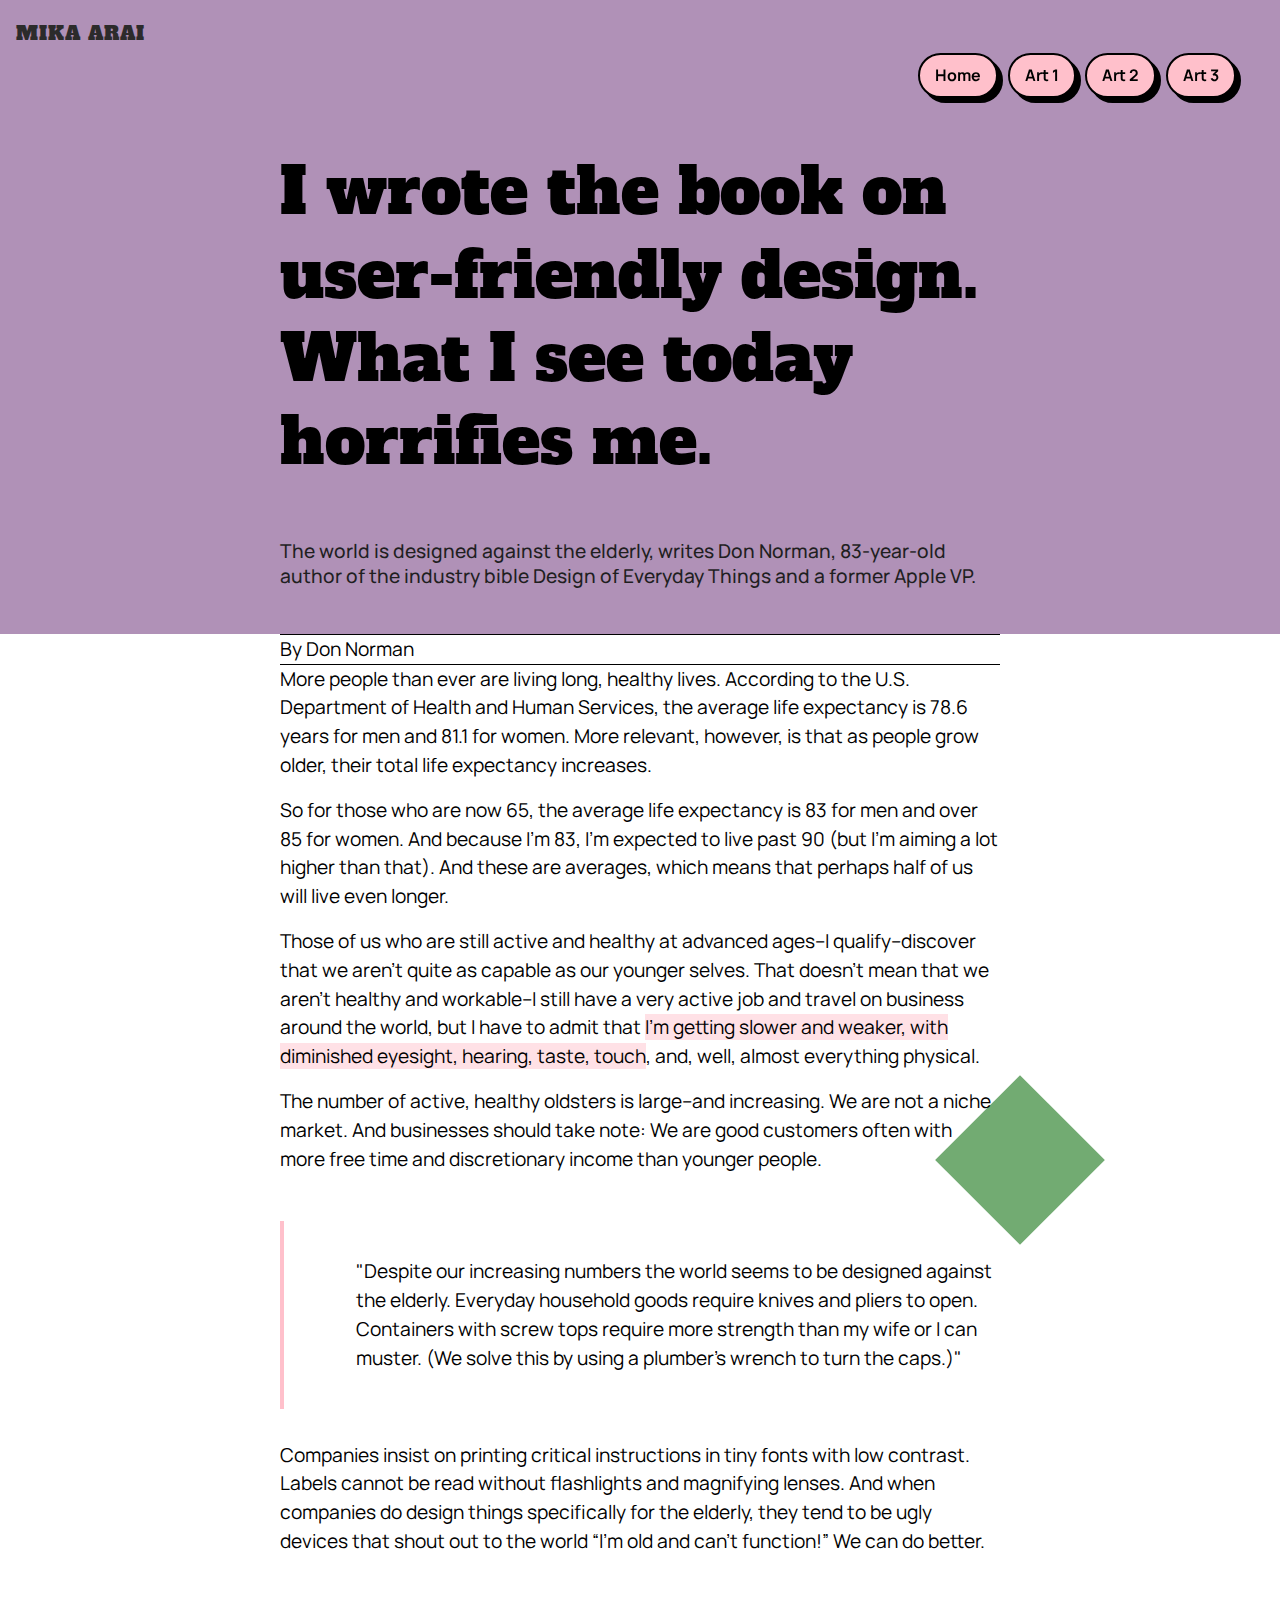
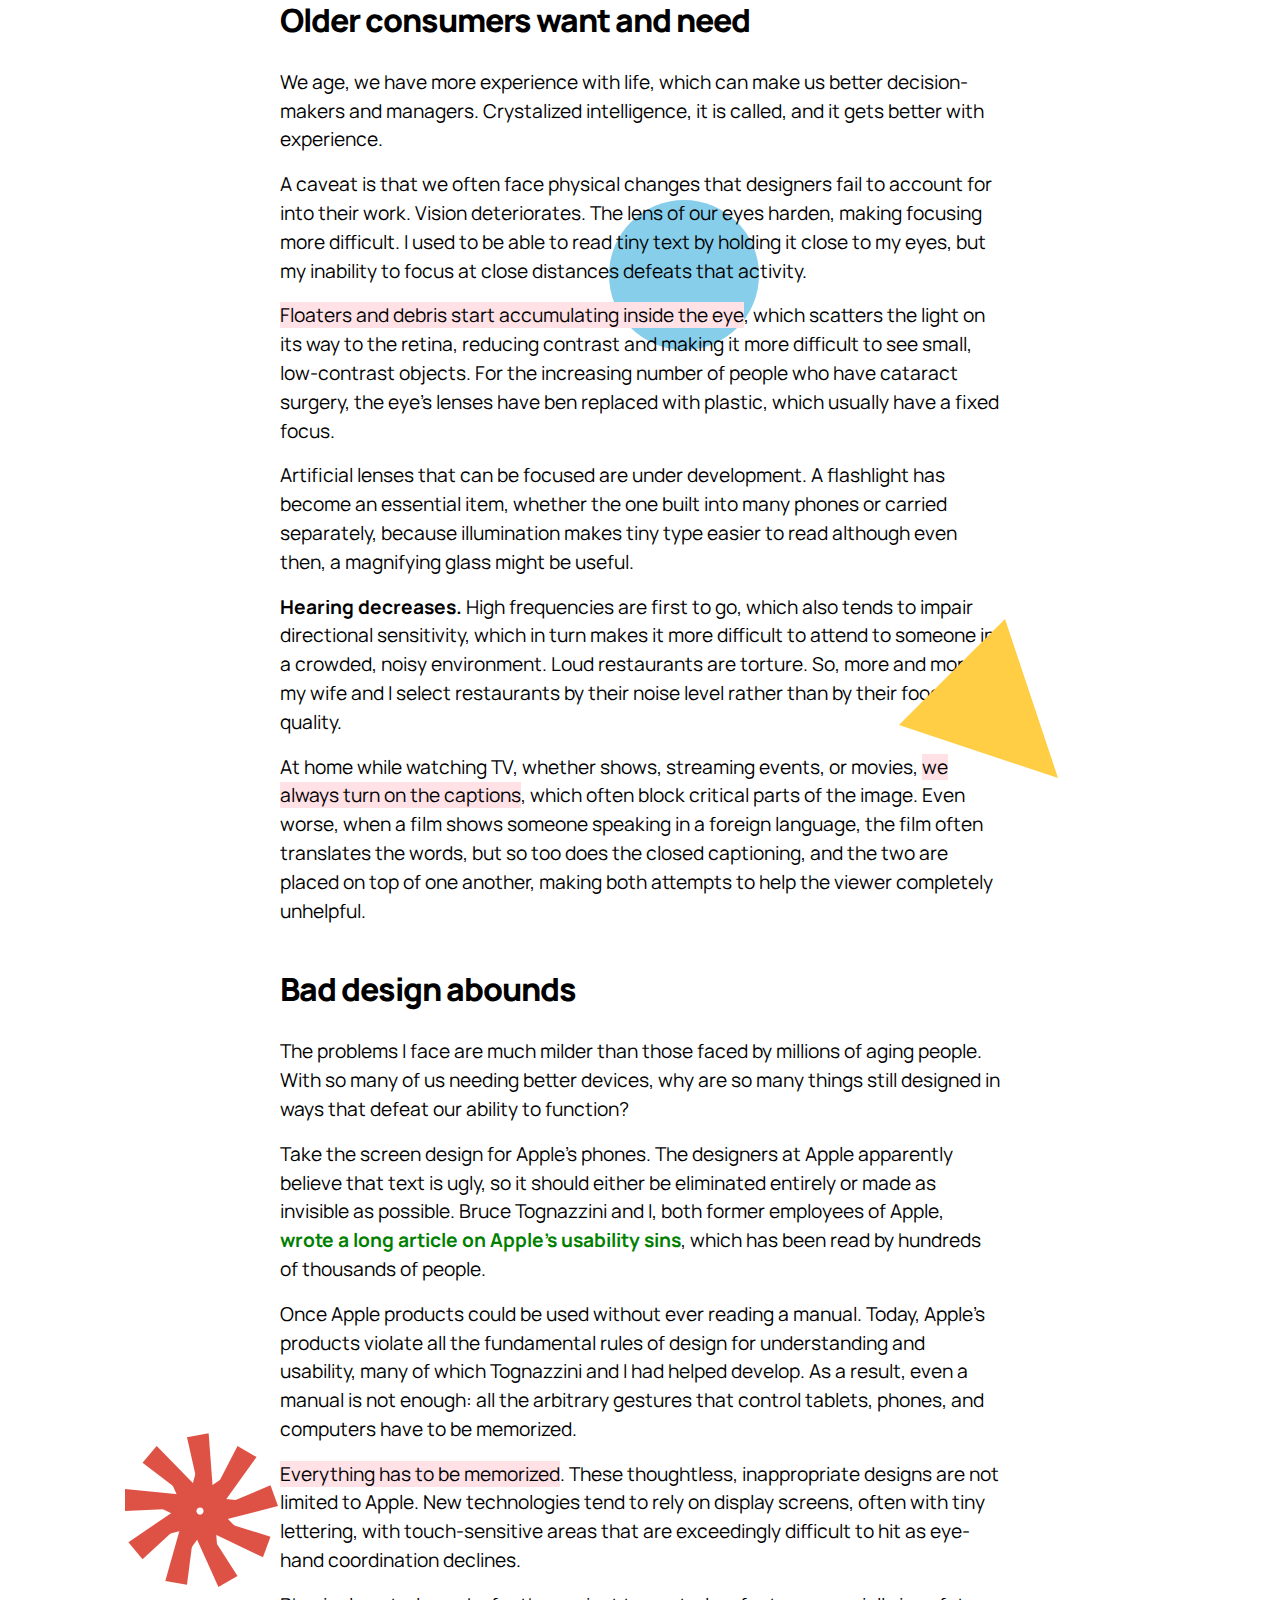
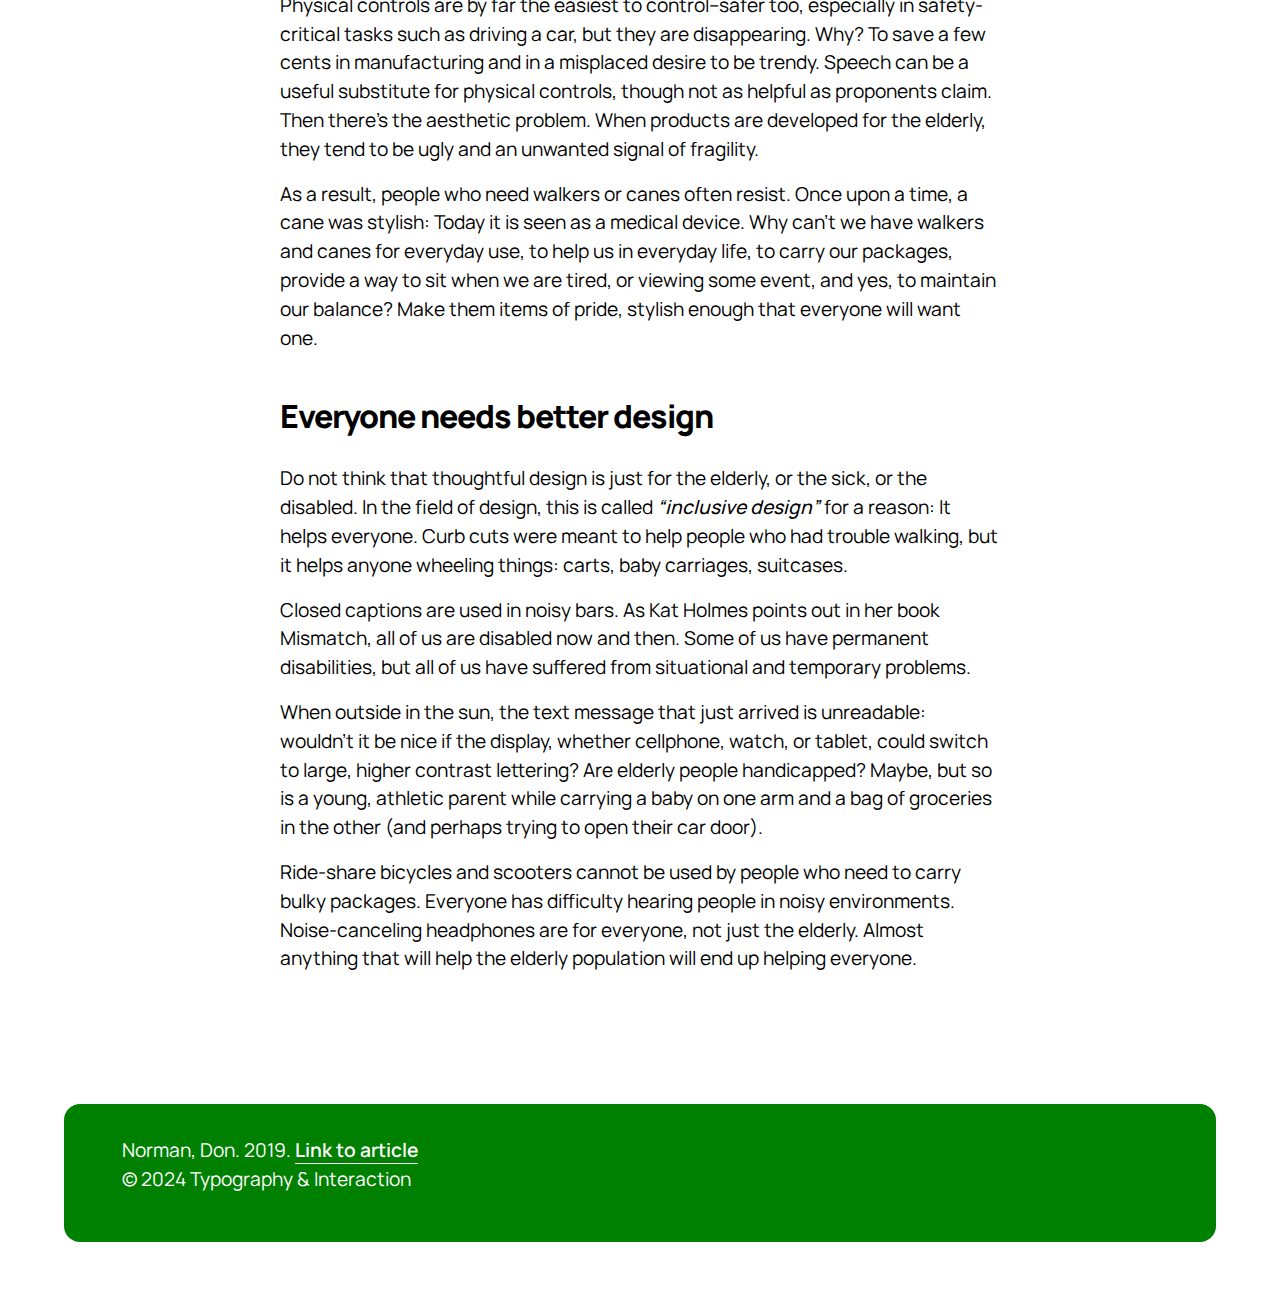
<file: first-article/article1.html>
<!doctype html>
<html lang="en">
  <head>
    <title>article1</title>
    <meta charset="UTF-8">
    <meta name="viewport" content="width=device-width, initial-scale=1.0" />
    <link href="../asset/common.css" rel="stylesheet" />
    <link href="../asset/reset.css" rel="stylesheet" />
    <link href="../first-article/direction-1.css" rel="stylesheet" />


    <!-- google font -->
     <!-- manrope -->
    <link rel="preconnect" href="https://fonts.googleapis.com">
    <link rel="preconnect" href="https://fonts.gstatic.com" crossorigin>
    <link href="https://fonts.googleapis.com/css2?family=Bayon&family=Bruno+Ace&family=Didact+Gothic&family=Manrope:wght@200..800&family=Mulish:ital,wght@0,200..1000;1,200..1000&family=MuseoModerno:ital,wght@0,100..900;1,100..900&family=Schibsted+Grotesk:ital,wght@0,400..900;1,400..900&display=swap" rel="stylesheet">
  
    <!-- alfa slab one -->
    <link rel="preconnect" href="https://fonts.googleapis.com">
<link rel="preconnect" href="https://fonts.gstatic.com" crossorigin>
<link href="https://fonts.googleapis.com/css2?family=Alfa+Slab+One&family=Bayon&family=Bruno+Ace&family=Didact+Gothic&family=Manrope:wght@200..800&family=Mulish:ital,wght@0,200..1000;1,200..1000&family=MuseoModerno:ital,wght@0,100..900;1,100..900&family=Schibsted+Grotesk:ital,wght@0,400..900;1,400..900&display=swap" rel="stylesheet">
<base href="/binding/">
</head>


<body>
    <div class="h1-background">
    <h5>MIKA ARAI</h5>

    <div class="container">
      <nav>
        <div class="navbar">
          <a href="index.html">Home</a>
          <a href="first-article/article1.html">Art 1</a>
          <a href="second-article/article2.html">Art 2</a>
          <a href="third-article/article3.html">Art 3</a>
        </div>
      </nav>      
      <div class="container-2">

    <header>
      <h1>
        I wrote the book on user-friendly design. What I see today horrifies me.
      </h1>
      
      <h2>
        The world is designed against the elderly, writes Don Norman,
        83-year-old author of the industry bible Design of Everyday Things and a
        former Apple VP.
      </h2>
    </div>
  </div>
  </div>
</header>
    
  <div class="author">By Don Norman</div>

<!-- shapes -->
      </div>
      <div class="circle-container-2">
        <div class="circle-2">
          </div>
      </div>
      <div class="triangle-container-2">
        <div class="triangle-2">
        </div>
      </div>
      <div class="rectangle-container">
        <div class="rectangle">
          </div> 
      </div>
<div class="star-container-2">
  <div class="star-2"></div>
  <div class="star-2"></div>
  <div class="star-2"></div>
  <div class="star-2"></div>
  <div class="star-2"></div>
  <div class="star-2"></div>
  <div class="star-2"></div>
  <div class="star-2"></div>
  <div class="star-2"></div>
  </div>

    <article>
      <section>
        <p>
          More people than ever are living long, healthy lives. According to the
          U.S. Department of Health and Human Services, the average life
          expectancy is 78.6 years for men and 81.1 for women. More relevant,
          however, is that as people grow older, their total life expectancy
          increases. 
          </p>
          <P>
          So for those who are now 65, the average life expectancy is
          83 for men and over 85 for women. And because I’m 83, I’m expected to
          live past 90 (but I’m aiming a lot higher than that). And these are
          averages, which means that perhaps half of us will live even longer.
          </P>
          <p>
          Those of us who are still active and healthy at advanced ages–I
          qualify–discover that we aren’t quite as capable as our younger
          selves. That doesn’t mean that we aren’t healthy and workable–I still have a
          very active job and travel on business around the world, but I have to
          admit that <em class="highlight">I’m getting slower and weaker, with diminished eyesight,
          hearing, taste, touch</em>, and, well, almost everything physical. 
          </p>
          <p>
          The
          number of active, healthy oldsters is large–and increasing. We are not
          a niche market. And businesses should take note: We are good customers
          often with more free time and discretionary income than younger
          people.
        </p>
        <blockquote>
          "Despite our increasing numbers the world seems to be designed against
          the elderly. Everyday household goods require knives and pliers to
          open. Containers with screw tops require more strength than my wife or
          I can muster. (We solve this by using a plumber’s wrench to turn the
          caps.)"
        </blockquote>  
        <p>
        Companies insist on printing critical instructions in tiny
          fonts with low contrast. Labels cannot be read without flashlights and
          magnifying lenses. And when companies do design things specifically
          for the elderly, they tend to be ugly devices that shout out to the
          world “I’m old and can’t function!” We can do better.
        </p>
      </section>
      <article>
        <section>
          <h3>Older consumers want and need</h3>
        <p>
          We age, we have more experience with life, which can make us better
          decision-makers and managers. Crystalized intelligence, it is called,
          and it gets better with experience. 
        </p>
        <p>
          A caveat is that we often face
          physical changes that designers fail to account for into their work.
          Vision deteriorates. The lens of our eyes harden, making focusing more
          difficult. I used to be able to read tiny text by holding it close to
          my eyes, but my inability to focus at close distances defeats that
          activity.
        </p>
        <p>
          <em class="highlight">Floaters and debris start accumulating inside the eye</em>, which scatters
          the light on its way to the retina, reducing contrast and making it
          more difficult to see small, low-contrast objects. For the increasing
          number of people who have cataract surgery, the eye’s lenses have ben
          replaced with plastic, which usually have a fixed focus. 
        </p>
        <p>Artificial
          lenses that can be focused are under development. A flashlight has
          become an essential item, whether the one built into many phones or
          carried separately, because illumination makes tiny type easier to
          read although even then, a magnifying glass might be useful.
        </p>
        <p>
          <em class="bold">Hearing decreases.</em> High frequencies are first to go, which also tends
          to impair directional sensitivity, which in turn makes it more
          difficult to attend to someone in a crowded, noisy environment. Loud
          restaurants are torture. So, more and more, my wife and I select
          restaurants by their noise level rather than by their food quality. 
        </p>
        <p>
          At
          home while watching TV, whether shows, streaming events, or movies, <em class="highlight">we
          always turn on the captions</em>, which often block critical parts of the
          image. Even worse, when a film shows someone speaking in a foreign
          language, the film often translates the words, but so too does the
          closed captioning, and the two are placed on top of one another,
          making both attempts to help the viewer completely unhelpful.
        </p>
      </section>
    </article>
    <article>
      <section>
        <h3>Bad design abounds</h3>
        <p>
          The problems I face are much milder than those faced by millions of
          aging people. With so many of us needing better devices, why are so
          many things still designed in ways that defeat our ability to
          function? 
        </p>
        <p>
          Take the screen design for Apple’s phones. The designers at
          Apple apparently believe that text is ugly, so it should either be
          eliminated entirely or made as invisible as possible. Bruce Tognazzini
          and I, both former employees of Apple, <a href="https://www.fastcompany.com/3053406/how-apple-is-giving-design-a-bad-name">wrote a long article on Apple’s
          usability sins</a>, which has been read by hundreds of thousands of
          people. 
        </p>
        <p>
          Once Apple products could be used without ever reading a
          manual. Today, Apple’s products violate all the fundamental rules of design
          for understanding and usability, many of which Tognazzini and I had
          helped develop. As a result, even a manual is not enough: all the
          arbitrary gestures that control tablets, phones, and computers have to
          be memorized. 
        </p>
        <p>
          <em class="highlight">Everything has to be memorized</em>. These thoughtless,
          inappropriate designs are not limited to Apple. New technologies tend
          to rely on display screens, often with tiny lettering, with
          touch-sensitive areas that are exceedingly difficult to hit as
          eye-hand coordination declines. 
        </p>
        <p>
          Physical controls are by far the
          easiest to control–safer too, especially in safety-critical tasks such
          as driving a car, but they are disappearing. Why? To save a few cents in manufacturing and in a misplaced desire to
          be trendy. Speech can be a useful substitute for physical controls,
          though not as helpful as proponents claim. Then there’s the aesthetic
          problem. When products are developed for the elderly, they tend to be
          ugly and an unwanted signal of fragility. 
        </p>
        <p>
          As a result, people who need
          walkers or canes often resist. Once upon a time, a cane was stylish:
          Today it is seen as a medical device. Why can’t we have walkers and
          canes for everyday use, to help us in everyday life, to carry our
          packages, provide a way to sit when we are tired, or viewing some
          event, and yes, to maintain our balance? Make them items of pride,
          stylish enough that everyone will want one.
        </p>
      </section>
    </article>
    <article>
      <section>
        <h3>Everyone needs better design</h3>
        <p>
          Do not think that thoughtful design is just for the elderly, or the
          sick, or the disabled. In the field of design, this is called
          <em class="italic">“inclusive design”</em> for a reason: It helps everyone. Curb cuts were
          meant to help people who had trouble walking, but it helps anyone
          wheeling things: carts, baby carriages, suitcases. 
          </p>
        <p>
          Closed captions are
          used in noisy bars. As Kat Holmes points out in her book Mismatch, all
          of us are disabled now and then. Some of us have permanent
          disabilities, but all of us have suffered from situational and
          temporary problems.
        </p>
        <p>
          When outside in the sun, the text message that just arrived is
          unreadable: wouldn’t it be nice if the display, whether cellphone,
          watch, or tablet, could switch to large, higher contrast lettering?
          Are elderly people handicapped? Maybe, but so is a young, athletic
          parent while carrying a baby on one arm and a bag of groceries in the
          other (and perhaps trying to open their car door).
        </p>
        <p>
          Ride-share bicycles
          and scooters cannot be used by people who need to carry bulky
          packages. Everyone has difficulty hearing people in noisy
          environments. Noise-canceling headphones are for everyone, not just
          the elderly. Almost anything that will help the elderly population
          will end up helping everyone.
        </p>
      </section>
    </article>

<footer>
  <em>Norman, Don.</em> 2019. <a href="
  https://www.fastcompany.com/90338379/i-wrote-the-book-on-user-friendly-design-what-i-see-today-horrifies-me">Link to article</a>
<p>
  © 2024 Typography & Interaction
</p>
</footer>
  </body>
</html>
</file>
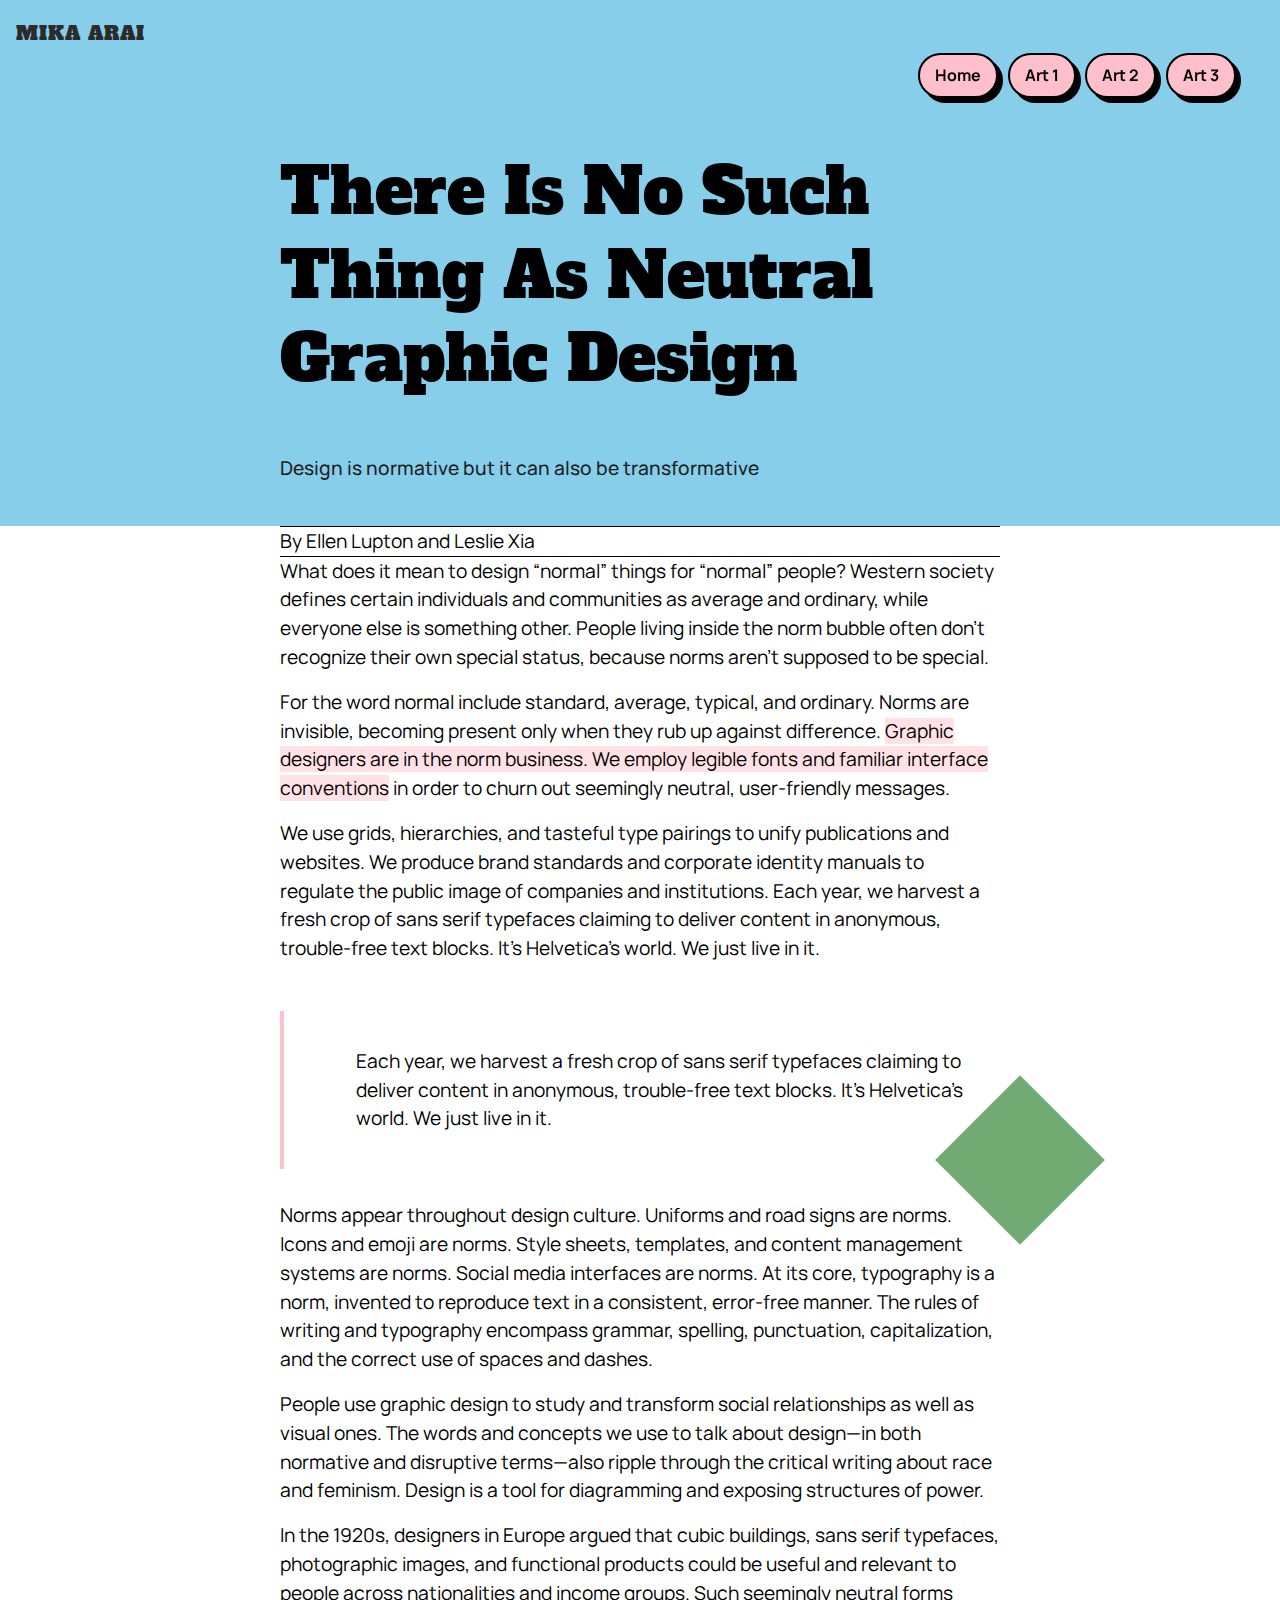
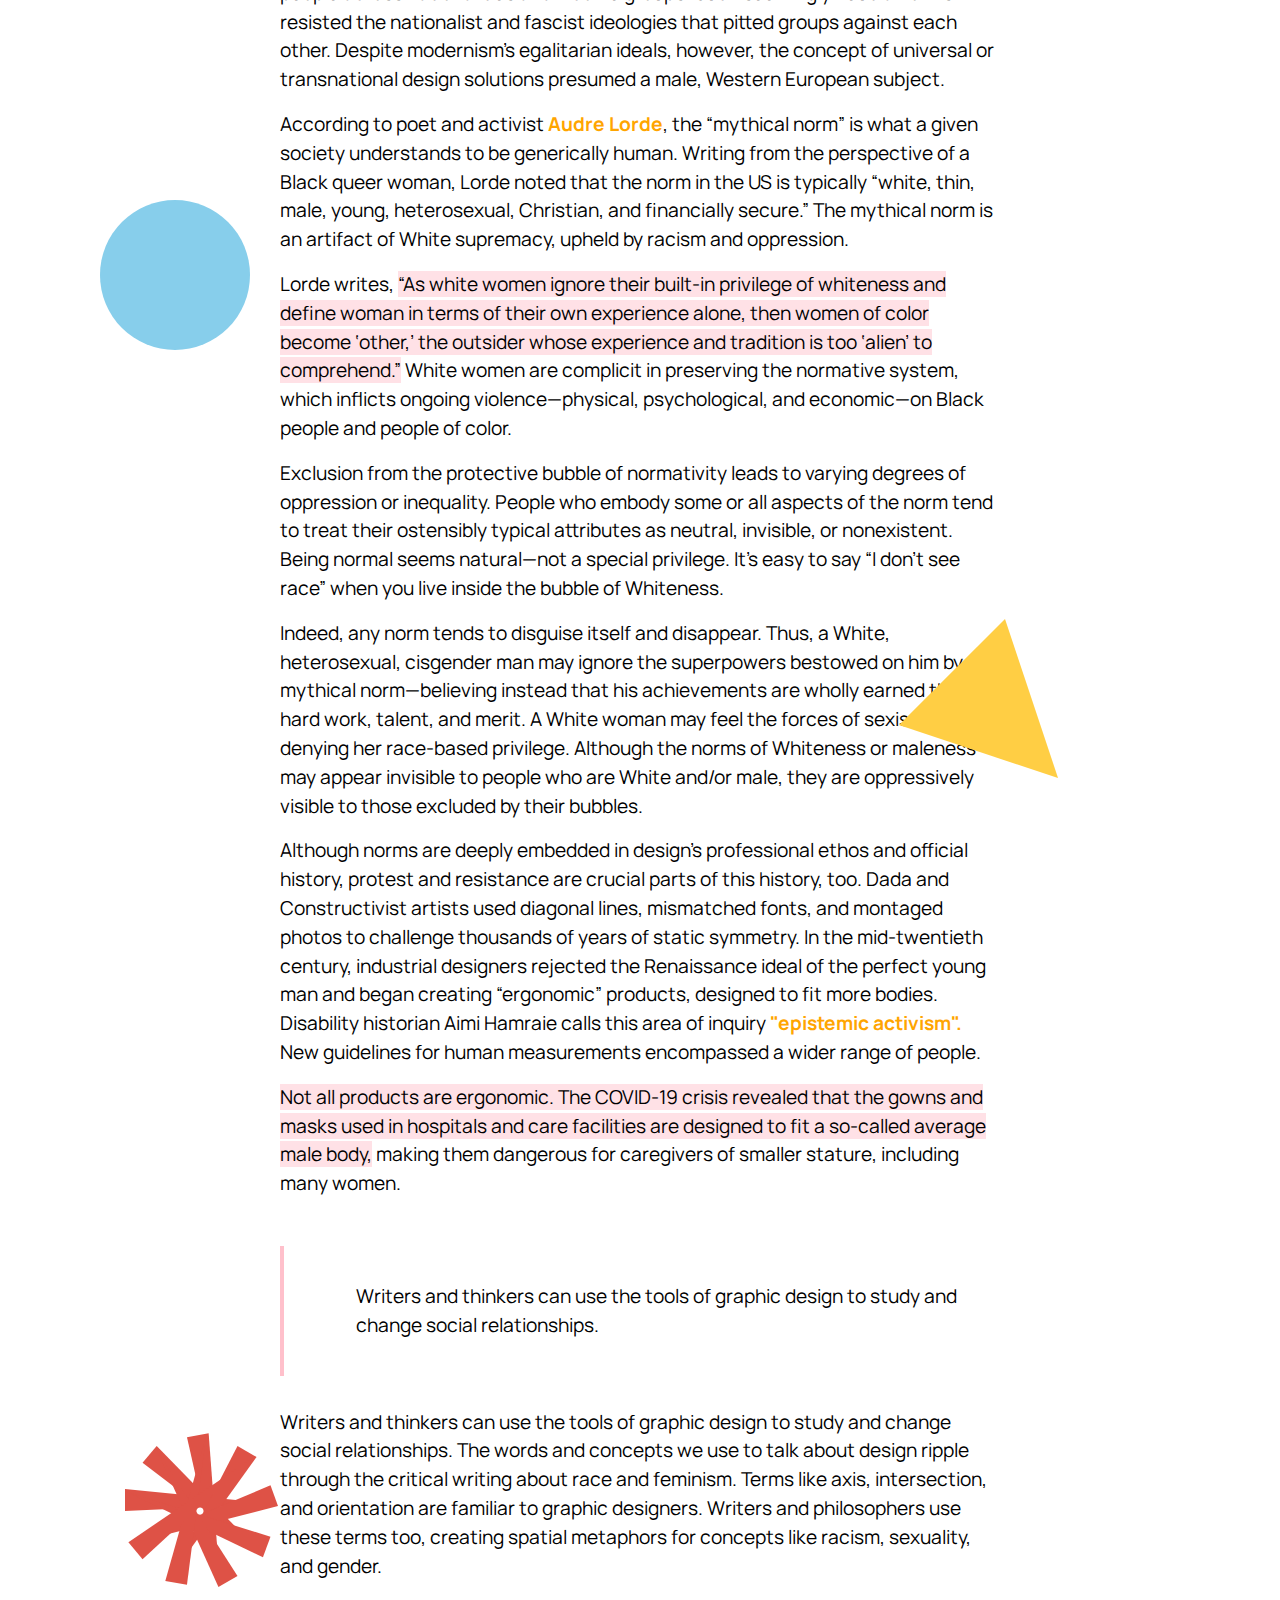
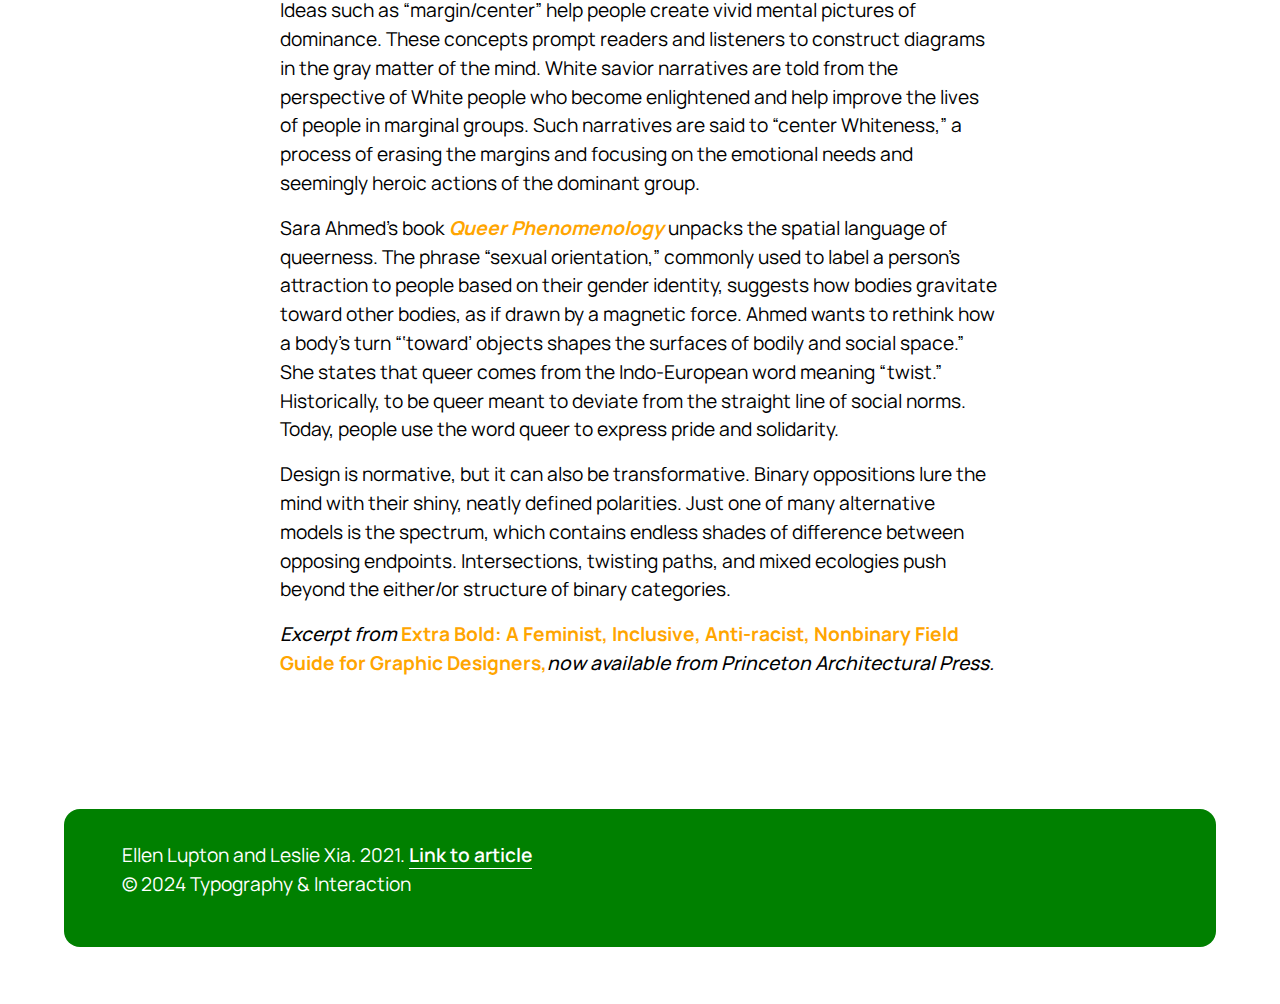
<file: second-article/article2.html>
<!doctype html>
<html lang="en">
  <head>
    <title>article2</title>
    <meta charset="UTF-8">
    <meta name="viewport" content="width=device-width, initial-scale=1.0" />
    <link href="../asset/common.css" rel="stylesheet" />
    <link href="../asset/reset.css" rel="stylesheet" />
    <link href="../second-article/direction-2.css" rel="stylesheet" />


    <!-- google font -->
     <!-- manrope -->
    <link rel="preconnect" href="https://fonts.googleapis.com">
    <link rel="preconnect" href="https://fonts.gstatic.com" crossorigin>
    <link href="https://fonts.googleapis.com/css2?family=Bayon&family=Bruno+Ace&family=Didact+Gothic&family=Manrope:wght@200..800&family=Mulish:ital,wght@0,200..1000;1,200..1000&family=MuseoModerno:ital,wght@0,100..900;1,100..900&family=Schibsted+Grotesk:ital,wght@0,400..900;1,400..900&display=swap" rel="stylesheet">
  
    <!-- alfa slab one -->
    <link rel="preconnect" href="https://fonts.googleapis.com">
<link rel="preconnect" href="https://fonts.gstatic.com" crossorigin>
<link href="https://fonts.googleapis.com/css2?family=Alfa+Slab+One&family=Bayon&family=Bruno+Ace&family=Didact+Gothic&family=Manrope:wght@200..800&family=Mulish:ital,wght@0,200..1000;1,200..1000&family=MuseoModerno:ital,wght@0,100..900;1,100..900&family=Schibsted+Grotesk:ital,wght@0,400..900;1,400..900&display=swap" rel="stylesheet">
<base href="/binding/">
</head>


  <body>
    <div class="h1-background">
    <h5>MIKA ARAI</h5>

    <div class="container">
      <nav>
        <div class="navbar">
          <a href="index.html">Home</a>
          <a href="first-article/article1.html">Art 1</a>
          <a href="second-article/article2.html">Art 2</a>
          <a href="third-article/article3.html">Art 3</a>
        </div>
      </nav>  
      <div class="container-2">

    <header>
      <h1>
        There Is No Such Thing As Neutral Graphic Design
      </h1>
      <h2>
        Design is normative but it can also be transformative
      </h2>
    </div>
  </div>
  </div>
    </header>

    <div class="author">By Ellen Lupton and Leslie Xia</div>
    
    <!-- shapes -->
      <div class="circle-container-2">
        <div class="circle-2">
          </div>
      </div>
      <div class="triangle-container-2">
        <div class="triangle-2">
        </div>
      </div>
      <div class="rectangle-container">
        <div class="rectangle">
          </div>
      </div>
<div class="star-container-2">
  <div class="star-2"></div>
  <div class="star-2"></div>
  <div class="star-2"></div>
  <div class="star-2"></div>
  <div class="star-2"></div>
  <div class="star-2"></div>
  <div class="star-2"></div>
  <div class="star-2"></div>
  <div class="star-2"></div>
  </div>

    <article>
      <section>
        <p>
          What does it mean to design “normal” things for “normal” people? Western society defines certain individuals and communities as average and ordinary, while everyone else is something other. People living inside the norm bubble often don’t recognize their own special status, because norms aren’t supposed to be special. </p>
          <p>
            For the word normal include standard, average, typical, and ordinary. Norms are invisible, becoming present only when they rub up against difference. <em class="highlight">Graphic designers are in the norm business. We employ legible fonts and familiar interface conventions</em> in order to churn out seemingly neutral, user-friendly messages. 
            <p>We use grids, hierarchies, and tasteful type pairings to unify publications and websites. We produce brand standards and corporate identity manuals to regulate the public image of companies and institutions. Each year, we harvest a fresh crop of sans serif typefaces claiming to deliver content in anonymous, trouble-free text blocks. It’s Helvetica’s world. We just live in it.
          </P>
          <blockquote>
            Each year, we harvest a fresh crop of sans serif typefaces claiming to deliver content in anonymous, trouble-free text blocks. It’s Helvetica’s world. We just live in it.
          </blockquote>  
          <p>
            Norms appear throughout design culture. Uniforms and road signs are norms. Icons and emoji are norms. Style sheets, templates, and content management systems are norms. Social media interfaces are norms. At its core, typography is a norm, invented to reproduce text in a consistent, error-free manner. The rules of writing and typography encompass grammar, spelling, punctuation, capitalization, and the correct use of spaces and dashes.
          </p>
          <p>
            People use graphic design to study and transform social relationships as well as visual ones. The words and concepts we use to talk about design—in both normative and disruptive terms—also ripple through the critical writing about race and feminism. Design is a tool for diagramming and exposing structures of power.
        </p>
        <p>
          In the 1920s, designers in Europe argued that cubic buildings, sans serif typefaces, photographic images, and functional products could be useful and relevant to people across nationalities and income groups. Such seemingly neutral forms resisted the nationalist and fascist ideologies that pitted groups against each other. Despite modernism’s egalitarian ideals, however, the concept of universal or transnational design solutions presumed a male, Western European subject.
        </p>
        <p>
          According to poet and activist <a href="https://www.womenshistory.org/education-resources/biographies/audre-lorde">Audre Lorde</a>, the “mythical norm” is what a given society understands to be generically human. Writing from the perspective of a Black queer woman, Lorde noted that the norm in the US is typically “white, thin, male, young, heterosexual, Christian, and financially secure.” The mythical norm is an artifact of White supremacy, upheld by racism and oppression. 
        </p><p>Lorde writes, <em class="highlight">“As white women ignore their built-in privilege of whiteness and define woman in terms of their own experience alone, then women of color become ‘other,’ the outsider whose experience and tradition is too ‘alien’ to comprehend.”</em> White women are complicit in preserving the normative system, which inflicts ongoing violence—physical, psychological, and economic—on Black people and people of color.
        </p>
        <p>
          Exclusion from the protective bubble of normativity leads to varying degrees of oppression or inequality. People who embody some or all aspects of the norm tend to treat their ostensibly typical attributes as neutral, invisible, or nonexistent. Being normal seems natural—not a special privilege. It’s easy to say “I don’t see race” when you live inside the bubble of Whiteness.
        </p>
        <p>
          Indeed, any norm tends to disguise itself and disappear. Thus, a White, heterosexual, cisgender man may ignore the superpowers bestowed on him by the mythical norm—believing instead that his achievements are wholly earned through hard work, talent, and merit. A White woman may feel the forces of sexism while denying her race-based privilege. Although the norms of Whiteness or maleness may appear invisible to people who are White and/or male, they are oppressively visible to those excluded by their bubbles.
        </p>
        <p>
          Although norms are deeply embedded in design’s professional ethos and official history, protest and resistance are crucial parts of this history, too. Dada and Constructivist artists used diagonal lines, mismatched fonts, and montaged photos to challenge thousands of years of static symmetry. In the mid-twentieth century, industrial designers rejected the Renaissance ideal of the perfect young man and began creating “ergonomic” products, designed to fit more bodies. Disability historian Aimi Hamraie calls this area of inquiry <a href="https://academic.oup.com/book/45720">"epistemic activism".</a> New guidelines for human measurements encompassed a wider range of people.
        </p>
        <p>
          <em class="highlight">Not all products are ergonomic. The COVID-19 crisis revealed that the gowns and masks used in hospitals and care facilities are designed to fit a so-called average male body,</em> making them dangerous for caregivers of smaller stature, including many women.
        </p>
        <blockquote>
          Writers and thinkers can use the tools of graphic design to study and change social relationships.
        </blockquote>
        <p>
          Writers and thinkers can use the tools of graphic design to study and change social relationships. The words and concepts we use to talk about design ripple through the critical writing about race and feminism. Terms like axis, intersection, and orientation are familiar to graphic designers. Writers and philosophers use these terms too, creating spatial metaphors for concepts like racism, sexuality, and gender. 
        </p>
        <p>Ideas such as “margin/center” help people create vivid mental pictures of dominance. These concepts prompt readers and listeners to construct diagrams in the gray matter of the mind. White savior narratives are told from the perspective of White people who become enlightened and help improve the lives of people in marginal groups. Such narratives are said to “center Whiteness,” a process of erasing the margins and focusing on the emotional needs and seemingly heroic actions of the dominant group.
        </p>
        <p>
          Sara Ahmed’s book <em class="italic"><a href="https://www.dukeupress.edu/queer-phenomenology">Queer Phenomenology</a></em> unpacks the spatial language of queerness. The phrase “sexual orientation,” commonly used to label a person’s attraction to people based on their gender identity, suggests how bodies gravitate toward other bodies, as if drawn by a magnetic force. Ahmed wants to rethink how a body’s turn “‘toward’ objects shapes the surfaces of bodily and social space.” She states that queer comes from the Indo-European word meaning “twist.” Historically, to be queer meant to deviate from the straight line of social norms. Today, people use the word queer to express pride and solidarity.
        </p>
        <p>
          Design is normative, but it can also be transformative. Binary oppositions lure the mind with their shiny, neatly defined polarities. Just one of many alternative models is the spectrum, which contains endless shades of difference between opposing endpoints. Intersections, twisting paths, and mixed ecologies push beyond the either/or structure of binary categories. 
        </p>
        <p>
          <em class="italic">Excerpt from </em><a href="https://papress.com/products/extra-bold">Extra Bold: A Feminist, Inclusive, Anti-racist, Nonbinary Field Guide for Graphic Designers,</a><em class="italic">now available from Princeton Architectural Press.</em> 
        </p>
         </section>
          </article>
  </body>
<footer>
  <em>Ellen Lupton and Leslie Xia.</em> 2021. <a href="
  https://eyeondesign.aiga.org/there-is-no-such-thing-as-neutral-graphic-design/">Link to article</a>
<p>
  © 2024 Typography & Interaction
</p>
</footer>
  </body>
</html>
</file>
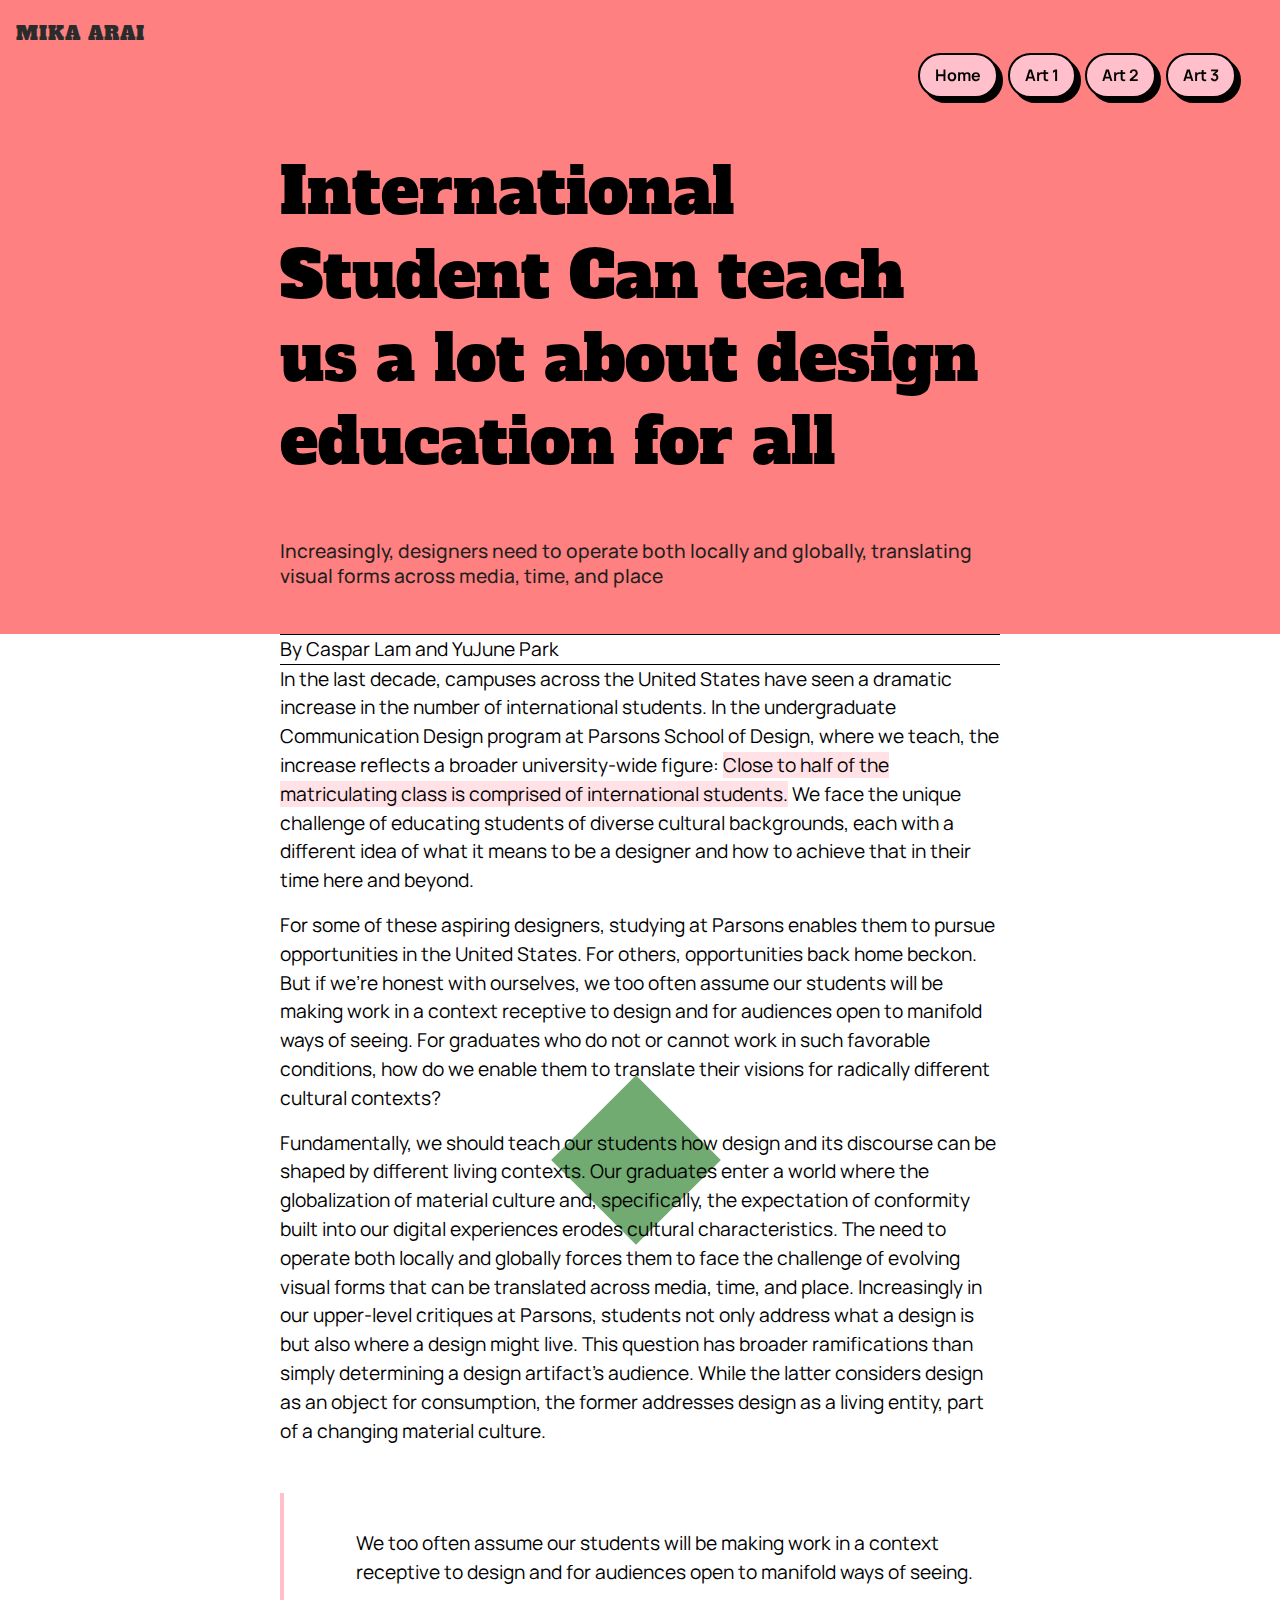
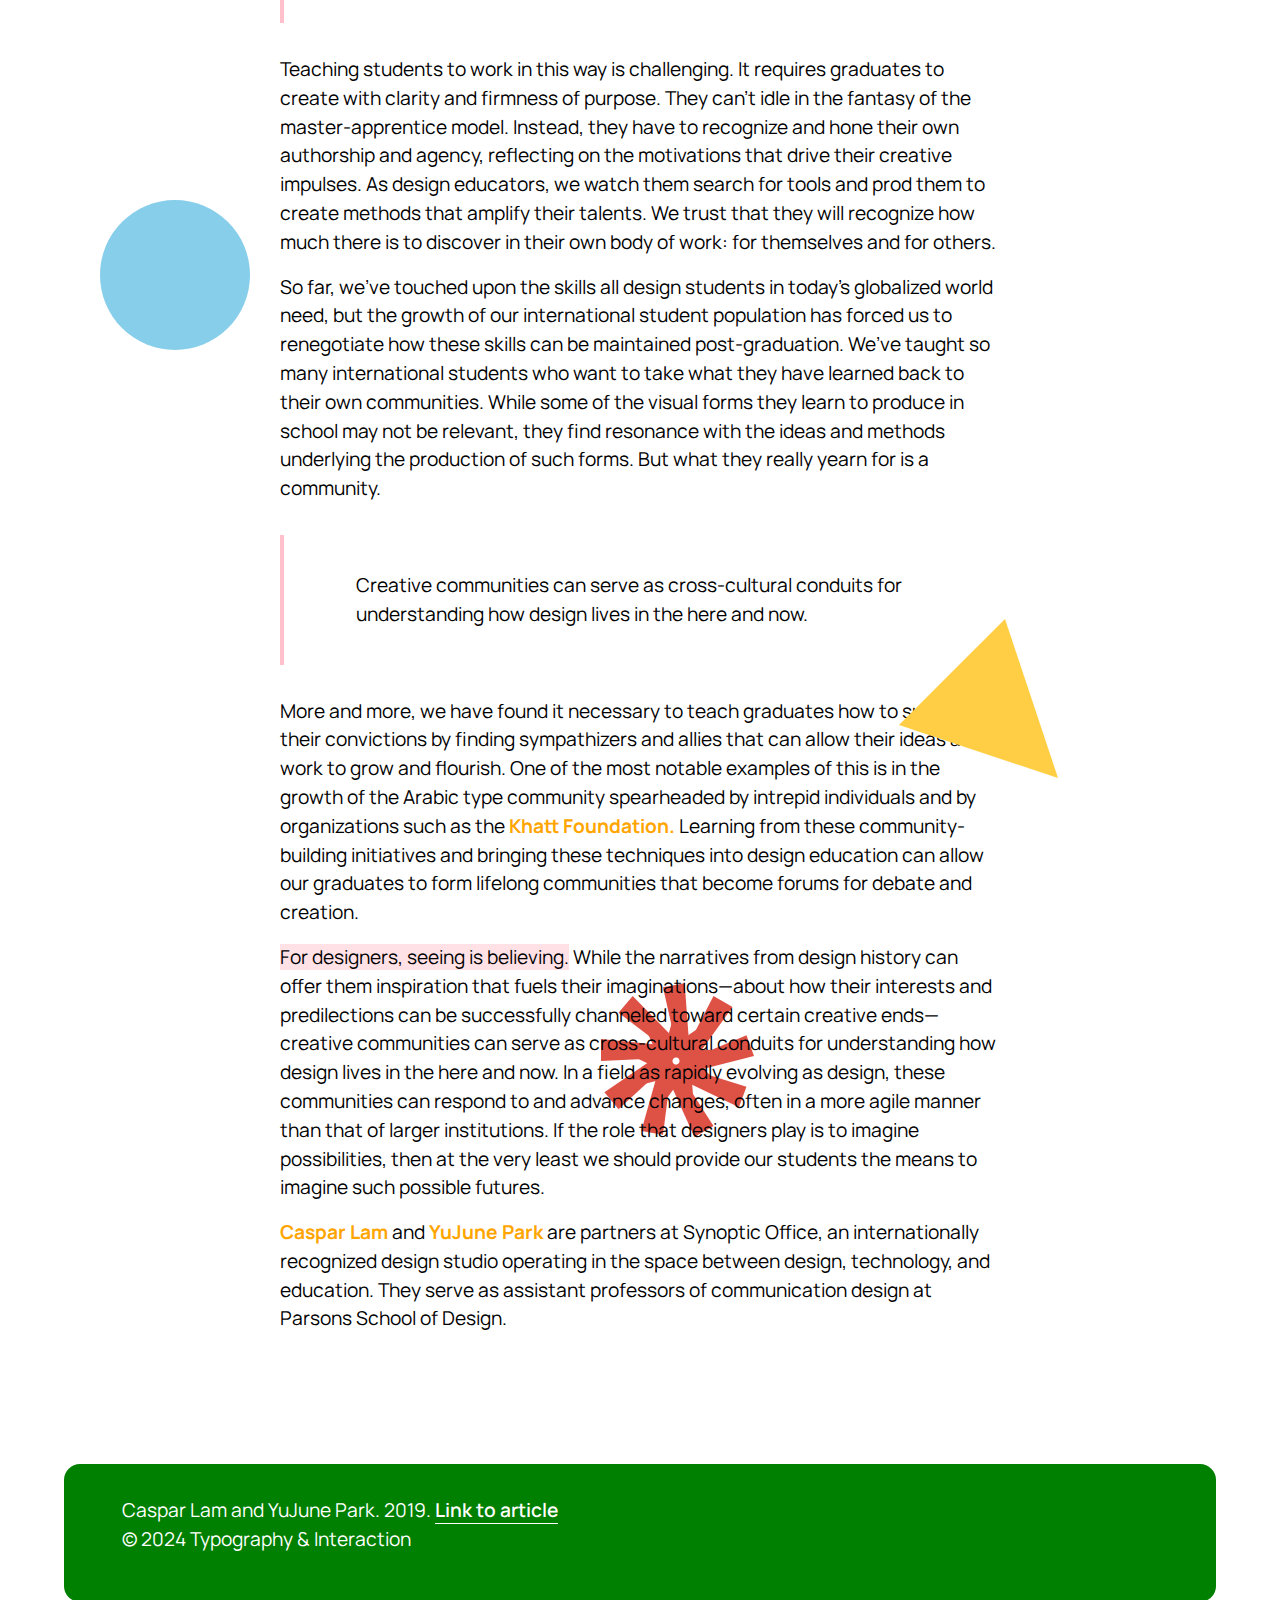
<file: third-article/article3.html>
<!doctype html>
<html lang="en">
  <head>
    <title>article3</title>
    <meta charset="UTF-8">
    <meta name="viewport" content="width=device-width, initial-scale=1.0" />
    <link href="../asset/common.css" rel="stylesheet" />
    <link href="../asset/reset.css" rel="stylesheet" />
    <link href="../third-article/direction-3.css" rel="stylesheet" />


    <!-- google font -->
     <!-- manrope -->
    <link rel="preconnect" href="https://fonts.googleapis.com">
    <link rel="preconnect" href="https://fonts.gstatic.com" crossorigin>
    <link href="https://fonts.googleapis.com/css2?family=Bayon&family=Bruno+Ace&family=Didact+Gothic&family=Manrope:wght@200..800&family=Mulish:ital,wght@0,200..1000;1,200..1000&family=MuseoModerno:ital,wght@0,100..900;1,100..900&family=Schibsted+Grotesk:ital,wght@0,400..900;1,400..900&display=swap" rel="stylesheet">
  
    <!-- alfa slab one -->
    <link rel="preconnect" href="https://fonts.googleapis.com">
<link rel="preconnect" href="https://fonts.gstatic.com" crossorigin>
<link href="https://fonts.googleapis.com/css2?family=Alfa+Slab+One&family=Bayon&family=Bruno+Ace&family=Didact+Gothic&family=Manrope:wght@200..800&family=Mulish:ital,wght@0,200..1000;1,200..1000&family=MuseoModerno:ital,wght@0,100..900;1,100..900&family=Schibsted+Grotesk:ital,wght@0,400..900;1,400..900&display=swap" rel="stylesheet">
<base href="/binding/">
</head>


  <body>
    <div class="h1-background">
    <h5>MIKA ARAI</h5>

    <div class="container">
      <nav>
        <div class="navbar">
          <a href="index.html">Home</a>
          <a href="first-article/article1.html">Art 1</a>
          <a href="second-article/article2.html">Art 2</a>
          <a href="third-article/article3.html">Art 3</a>
        </div>
      </nav>  
      <div class="container-2">

        <header>
          <h1>
            International Student Can teach us a lot about design education for all
          </h1>
          <h2>
            Increasingly, designers need to operate both locally and globally, translating visual forms across media, time, and place
          </h2>
        </div>
      </div>
      </div>
    </header>

    <div class="author">By Caspar Lam and YuJune Park</div>
    
    <!-- shapes -->
      <div class="circle-container-2">
        <div class="circle-2">
        </div>
      </div>
      <div class="triangle-container-2">
        <div class="triangle-2">
        </div>
      </div>
      <div class="rectangle-container">
        <div class="rectangle">
        </div>
      </div>
<div class="star-container-2">
  <div class="star-2"></div>
  <div class="star-2"></div>
  <div class="star-2"></div>
  <div class="star-2"></div>
  <div class="star-2"></div>
  <div class="star-2"></div>
  <div class="star-2"></div>
  <div class="star-2"></div>
  <div class="star-2"></div>
</div>

<article>
  <section>
          <P>
        In the last decade, campuses across the United States have seen a dramatic increase in the number of international students. In the undergraduate Communication Design program at Parsons School of Design, where we teach, the increase reflects a broader university-wide figure: <em class="highlight">Close to half of the matriculating class is comprised of international students.</em> We face the unique challenge of educating students of diverse cultural backgrounds, each with a different idea of what it means to be a designer and how to achieve that in their time here and beyond.
      </P>
          <p>
            For some of these aspiring designers, studying at Parsons enables them to pursue opportunities in the United States. For others, opportunities back home beckon. But if we’re honest with ourselves, we too often assume our students will be making work in a context receptive to design and for audiences open to manifold ways of seeing. For graduates who do not or cannot work in such favorable conditions, how do we enable them to translate their visions for radically different cultural contexts?
          </p>
          <p>
            Fundamentally, we should teach our students how design and its discourse can be shaped by different living contexts. Our graduates enter a world where the globalization of material culture and, specifically, the expectation of conformity built into our digital experiences erodes cultural characteristics. The need to operate both locally and globally forces them to face the challenge of evolving visual forms that can be translated across media, time, and place. Increasingly in our upper-level critiques at Parsons, students not only address what a design is but also where a design might live. This question has broader ramifications than simply determining a design artifact’s audience. While the latter considers design as an object for consumption, the former addresses design as a living entity, part of a changing material culture.
          </p>
          <blockquote>
            We too often assume our students will be making work in a context receptive to design and for audiences open to manifold ways of seeing.
          </blockquote>  
          <p>
            Teaching students to work in this way is challenging. It requires graduates to create with clarity and firmness of purpose. They can’t idle in the fantasy of the master-apprentice model. Instead, they have to recognize and hone their own authorship and agency, reflecting on the motivations that drive their creative impulses. As design educators, we watch them search for tools and prod them to create methods that amplify their talents. We trust that they will recognize how much there is to discover in their own body of work: for themselves and for others.
          </p>
          So far, we’ve touched upon the skills all design students in today’s globalized world need, but the growth of our international student population has forced us to renegotiate how these skills can be maintained post-graduation. We’ve taught so many international students who want to take what they have learned back to their own communities. While some of the visual forms they learn to produce in school may not be relevant, they find resonance with the ideas and methods underlying the production of such forms. But what they really yearn for is a community.
          <blockquote>
            Creative communities can serve as cross-cultural conduits for understanding how design lives in the here and now.
        </blockquote>
        <p>
          More and more, we have found it necessary to teach graduates how to sustain their convictions by finding sympathizers and allies that can allow their ideas and work to grow and flourish. One of the most notable examples of this is in the growth of the Arabic type community spearheaded by intrepid individuals and by organizations such as the <a href="https://www.khtt.net/">Khatt Foundation.</a> Learning from these community-building initiatives and bringing these techniques into design education can allow our graduates to form lifelong communities that become forums for debate and creation.
        </p>
        <p>
          <em class="highlight">For designers, seeing is believing.</em> While the narratives from design history can offer them inspiration that fuels their imaginations—about how their interests and predilections can be successfully channeled toward certain creative ends—creative communities can serve as cross-cultural conduits for understanding how design lives in the here and now. In a field as rapidly evolving as design, these communities can respond to and advance changes, often in a more agile manner than that of larger institutions. If the role that designers play is to imagine possibilities, then at the very least we should provide our students the means to imagine such possible futures.
        </p>
        <p>
          <a href="https://www.newschool.edu/parsons/faculty/caspar-lam/">Caspar Lam</a> and <a hfref="https://www.newschool.edu/parsons/faculty/yujune-park/">YuJune Park</a> are partners at Synoptic Office, an internationally recognized design studio operating in the space between design, technology, and education. They serve as assistant professors of communication design at Parsons School of Design. 
        </p>
      </section>
    </article>
  </body>
<footer>
  <em>Caspar Lam and YuJune Park.</em> 2019. <a href="
  https://eyeondesign.aiga.org/teaching-international-students-can-tell-us-a-lot-about-design-education-for-all/">Link to article</a>
  <p>
    © 2024 Typography & Interaction
  </p>
</footer>
</body>
</html>
</file>
<file: asset/common.css>
:root {
  --base-size: 1.2rem;
  --base-size-h1: 2.2rem;
  --base-size-h2: 1.2rem;
  --base-size-h3: 1.5rem;
  --base-size-h1-landing: 4.3rem;
  --base-font-family-h1: alfa slab one;
  --base-font-family-body: manrope; 
  --base-color: black;
  --base-primary-color: pink;
  --base-line-height: 150%;
  --base-text-align: center;
  --base-max-width: 60ch; 
  --base-margin-left: 5%;
  --base-margin-right: 5%;
}
</file>
<file: landing.css>
* {
  margin-top: 0.5em;
}
header {
  margin-left: 5%;
  margin-right: 5%;
}

h1 {
  font-family: var(--base-font-family-h1);
  font-size: var(--base-size-h1-landing);
  line-height: 120%;
  margin-top: -0.0001rem;
  position: relative;
  z-index: 6;
  max-width: 80ch;
  text-align: center;
  padding-top: 3rem;
  padding-bottom: 5.5rem;
}
h2 {
  font-size: 1rem;
  font-family: var(--base-font-family-body);
  border: 1px solid black;
  border-radius: 9999px;
  padding-left: 1rem;
  padding-right: 1rem;
  display: inline-block;
}
h3 {
  font-family: var(--base-font-family-body);
  font-size: var(--base-size-h2);
  font-weight: 500;
  color: rgb(72, 72, 72);
  line-height: 140%;
  margin-bottom: 2rem;
  text-align: center;
  position: relative;
  z-index: 5;
  padding-bottom: 0.5rem;
}
h5 {
  text-align: center;
  font-size: 1.2rem;
  font-family: var(--base-font-family-h1);
  margin-left: 1rem;
  letter-spacing: 1px;
}
.bold {
  font-weight: 800;
}
.color {
  background-color: pink;
}

/* List */
.article {
  font-family: var(--base-font-family-body);
  font-size: var(--base-size-h1);
  line-height: 130%;
  font-weight: 700;
  margin: 0;
  background-color: white;
}
.article li {
  border-top: 2px solid black;
  transition: transform 0.6s ease, background-color 0.6s ease;
  padding-top: 1rem;
  padding-bottom: 0.5rem;
  padding-left: 1rem;
}
.article li:nth-child(1):active {
  background-color: rgb(176, 145, 183);
  transform: translateY(-10px);
}
.article li:nth-child(2):active {
  background-color: skyblue;
  transform: translateY(-10px);
}
.article li:nth-child(3):active {
  background-color: rgb(255, 91, 91);
  transform: translateY(-10px);
}

/* shape */
.international-container {
  display: flex;
  position: absolute;
  top: 55px;
  left: 10px;
  z-index: -10;
  transform: rotate(-20deg);
}
.international {
  font-family: var(--base-font-family-body);
  border-radius: 9999px;
  padding-left: 12px;
  padding-right: 12px;
  padding-top: 12px;
  padding-bottom: 12px;
  background-color: pink;
  font-weight: 700;
  display: inline-block;
  font-size: 0.7rem;
  color: white;
}
.eldercommunity-container {
  display: flex;
  position: absolute;
  top: 330px;
  right: 20px;
  z-index: -10;
  transform: rotate(10deg);
}
.eldercommunity {
  font-family: var(--base-font-family-body);
  border-radius: 9999px;
  padding-left: 18px;
  padding-right: 18px;
  padding-top: 16px;
  padding-bottom: 16px;
  background-color: rgb(176, 145, 183);
  font-weight: 700;
  display: inline-block;
  font-size: 0.7rem;
  color: white;
}
.scrolldown-container {
  display: flex;
  position: absolute;
  top: 340px;
  right: 150px;
  z-index: -10;
}
.scrolldown {
  font-family: var(--base-font-family-body);
  width: 75px;
  height: 75px;
  border-radius: 50%;
  padding-left: 18px;
  padding-right: 18px;
  padding-top: 12px;
  padding-bottom: 16px;
  text-align: center;
  background-color: rgb(240, 221, 200);
  font-weight: 700;
  display: inline-block;
  font-size: 0.9rem;
  color: white;
  animation: float 3s ease-in-out infinite;
}
@keyframes float {
  0%,
  100% {
    transform: translateY(0);
  }
  50% {
    transform: translateY(-8px);
  }
}
.circle-container {
  display: flex;
  position: absolute;
  align-items: center;
  justify-content: center;
  top: 40px;
  right: 40px;
  z-index: 1;
}
.circle {
  width: 100px;
  height: 100px;
  background-color: skyblue;
  border-radius: 50%;
}
.triangle-container {
  display: flex;
  position: absolute;
  align-items: center;
  justify-content: center;
  top: 180px;
  left: -20px;
  z-index: 1;
}
.triangle {
  width: 0;
  height: 0;
  border-top: 50px solid transparent;
  border-bottom: 50px solid transparent;
  border-left: 100px solid #ffce44;
}
.star-container {
  position: absolute;
  display: flex;
  align-items: center;
  justify-content: center;
  top: 220px;
  right: 40px;
  margin: 50px auto;
  z-index: 1;
}
.star {
  position: absolute;
  width: 0;
  height: 0;
  border-top: 10px solid transparent;
  border-bottom: 5px solid transparent;
  border-left: 100px solid #de5246;
  transform-origin: bottom center;
}

.star:nth-child(1) {
  transform: rotate(0deg);
}
.star:nth-child(2) {
  transform: rotate(40deg);
}
.star:nth-child(3) {
  transform: rotate(80deg);
}
.star:nth-child(4) {
  transform: rotate(120deg);
}
.star:nth-child(5) {
  transform: rotate(160deg);
}
.star:nth-child(6) {
  transform: rotate(200deg);
}
.star:nth-child(7) {
  transform: rotate(240deg);
}
.star:nth-child(8) {
  transform: rotate(280deg);
}
.star:nth-child(9) {
  transform: rotate(320deg);
}

.rectangle-container {
	position: absolute;
	display: flex;
	align-items: center;
	justify-content: center;
	top: 300px;
	left: 30px;
	z-index: -10;	
}

.rectangle {
	width: 70px;
	height: 70px;
	background-color: rgb(114, 171, 114);
  transform: rotate(45deg);
}

@media (min-width: 769px) {
  /* nav bar  */
  nav {
    margin-left: 70%;
  }

  /* body */
  h1 {
    font-size: 5.5rem;
    padding-top: 8rem;
    text-align: center;
    padding-bottom: 9rem;
  }
  h3 {
    font-size: 1.2rem;
    line-height: 140%;
    margin-bottom: 2rem;
    text-align: center;
    padding-bottom: 1rem;
  }
  h2 {
    margin-left: 2rem;
  }

  h5 {
    text-align: left;
    font-size: 1.2rem;
    font-family: var(--base-font-family-h1);
    margin-left: 1rem;
    letter-spacing: 1px;
  }

  /* List */
  .article {
    font-family: var(--base-font-family-body);
    font-size: var(--base-size-h1);
    margin: 0;
  }
  .article li {
    border-top: 2px solid black;
    transition: transform 0.6s ease, background-color 0.6s ease;
    margin: 0;
    padding-bottom: 1rem;
    padding-top: 1rem;
  }
  .article li:nth-child(1):hover {
    background-color: rgb(176, 145, 183);
    transform: translateY(-10px);
  }
  .article li:nth-child(2):hover {
    background-color: skyblue;
    transform: translateY(-10px);
  }
  .article li:nth-child(3):hover {
    background-color: rgb(255, 91, 91);
    transform: translateY(-10px);
  }

  /* shapes  */
  .international-container {
    display: flex;
    position: absolute;
    top: 90px;
    left: 450px;
    z-index: -10;
    transform: rotate(-10deg);
  }
  .international {
    font-family: var(--base-font-family-body);
    border-radius: 9999px;
    padding-left: 18px;
    padding-right: 18px;
    padding-top: 16px;
    padding-bottom: 16px;
    background-color: pink;
    font-weight: 700;
    display: inline-block;
    font-size: 1rem;
    color: white;
  }
  .eldercommunity-container {
    display: flex;
    position: absolute;
    top: 280px;
    right: 450px;
    z-index: -10;
    transform: rotate(10deg);
  }
  .eldercommunity {
    font-family: var(--base-font-family-body);
    border-radius: 9999px;
    padding-left: 18px;
    padding-right: 18px;
    padding-top: 16px;
    padding-bottom: 16px;
    background-color: rgb(176, 145, 183);
    font-weight: 700;
    display: inline-block;
    font-size: 1rem;
    color: white;
  }
  .scrolldown-container {
    display: flex;
    position: absolute;
    top: 300px;
    right: 700px;
    z-index: -10;
  }
  .scrolldown {
    font-family: var(--base-font-family-body);
    width: 90px;
    height: 90px;
    border-radius: 50%;
    padding-left: 18px;
    padding-right: 18px;
    padding-top: 16px;
    padding-bottom: 16px;
    text-align: center;
    background-color: rgb(240, 221, 200);
    font-weight: 700;
    display: inline-block;
    font-size: 1rem;
    color: white;
    animation: float 3s ease-in-out infinite;
  }
  @keyframes float {
    0%,
    100% {
      transform: translateY(0);
    }
    50% {
      transform: translateY(-10px);
    }
  }
  .circle-container {
    display: flex;
    position: absolute;
    align-items: center;
    justify-content: center;
    top: 20px;
    right: 450px;
    z-index: 1;
  }
  .circle {
    width: calc(100px * 1.5);
    height: calc(100px * 1.5);
    background-color: skyblue;
    border-radius: 50%;
  }
  .triangle-container {
    display: flex;
    position: absolute;
    align-items: center;
    justify-content: center;
    top: 80px;
    left: 200px;
    z-index: 1;
  }
  .triangle {
    width: 0;
    height: 0;
    border-top: calc(50px * 1.5) solid transparent;
    border-bottom: calc(50px * 1.5) solid transparent;
    border-left: calc(100px * 1.5) solid #ffce44;
  }
  .star-container {
    position: absolute;
    display: flex;
    align-items: center;
    justify-content: center;
    top: 190px;
    right: 250px;
    margin: 50px auto;
    z-index: 1;
  }
  .star {
    position: absolute;
    width: 0;
    height: 0;
    border-top: calc(10px * 1.5) solid transparent;
    border-bottom: calc(5px * 1.5) solid transparent;
    border-left: calc(100px * 1.5) solid #de5246;
    transform-origin: bottom center;
  }
  .star:nth-child(1) {
    transform: rotate(0deg);
  }
  .star:nth-child(2) {
    transform: rotate(40deg);
  }
  .star:nth-child(3) {
    transform: rotate(80deg);
  }
  .star:nth-child(4) {
    transform: rotate(120deg);
  }
  .star:nth-child(5) {
    transform: rotate(160deg);
  }
  .star:nth-child(6) {
    transform: rotate(200deg);
  }
  .star:nth-child(7) {
    transform: rotate(240deg);
  }
  .star:nth-child(8) {
    transform: rotate(280deg);
  }
  .star:nth-child(9) {
    transform: rotate(320deg);
  }
  .rectangle-container {
    position: absolute;
    display: flex;
    align-items: center;
    justify-content: center;
    top: 250px;
    left: 550px;
    z-index: -1;
  }
  .rectangle {
    width: calc(80px * 1.5);
    height: calc(80px * 1.5);
    background-color: rgb(114, 171, 114);
    transform: rotate(45deg);
  }
}
</file>
<file: landing-page/landing.css>
* {
	margin-top: 1em;
	/* margin: 0; */
  }

  h1 {
	font-family: alfa slab one;
	font-size: var(--base-size-h1);
	line-height: 130%;
	margin-top: -0.0001rem;
	position: relative;
	z-index: 6;
	max-width: 80ch;
  }
    h5 {
	text-align: center;
	font-weight: 600;
	font-size: 1.2rem;
	font-family: manrope;
	border: 2px solid black;
	border-radius: 9999px;
	padding: 1%;
	margin: 1%;
	background-color: pink;

  } 
 
  .navbar {
  }
  nav {
	color: black;
  }
  .navbar a {
	filter: drop-shadow(5px 5px black);
	}
  
/* List */
	.article {
		font-family: alfa slab one;
		font-size: var(--base-size-h1);
		line-height: 200%;
		margin: 0;
		padding: 0;
}
	.article li {
	border-top: 1px solid black;
	border-bottom: 1px solid black;
	transition: transform 0.6s ease, background-color 0.6s ease;
	margin: 0;
	padding: 0;
}
	.article li:nth-child(1):hover {
	background-color: rgb(176, 145, 183);
	transform: translateY(-10px);
}
	.article li:nth-child(2):hover {
	background-color: skyblue;
	transform: translateY(-10px);
}
	.article li:nth-child(3):hover {
	background-color: rgb(255, 91, 91);
	transform: translateY(-10px);
}



.circle-container {
	display: flex;
	position: absolute;
	align-items: center;
	justify-content: center;
	top: 120px;
	left: 300px;
	z-index: 1;
}
.circle {
	width: 100px;
	height: 100px;
	background-color: skyblue;
	border-radius: 50%;
}
.triangle-container {
	display: flex;
	position: absolute;
	align-items: center;
	justify-content: center;
	top: 320px;
	left: -20px;
	z-index: 1;	
}

.triangle {
	width: 0;
	height: 0;
	border-top: 50px solid transparent;
	border-bottom: 50px solid transparent;
	border-left: 100px solid #ffce44;
}
.star-container {
	position: absolute;
	display: flex;
	align-items: center;
	justify-content: center;
	top: 500px;
	right: 20px;
	margin: 50px auto;
	z-index: 1;	

}
.star {
	position: absolute;
	width: 0;
	height: 0;
	border-top: 10px solid transparent;
	border-bottom: 5px solid transparent;
	border-left: 100px solid #de5246;
	transform-origin: bottom center;
}

.star:nth-child(1) { transform: rotate(0deg); }
.star:nth-child(2) { transform: rotate(40deg); }
.star:nth-child(3) { transform: rotate(80deg); }
.star:nth-child(4) { transform: rotate(120deg); }
.star:nth-child(5) { transform: rotate(160deg); }
.star:nth-child(6) { transform: rotate(200deg); }
.star:nth-child(7) { transform: rotate(240deg); }
.star:nth-child(8) { transform: rotate(280deg); }
.star:nth-child(9) { transform: rotate(320deg); }

/* .rectangle-container {
	position: absolute;
	display: flex;
	align-items: center;
	justify-content: center;
	top: 320px;
	left: -20px;
	z-index: 1;	
}

.rectangle {
	width: 200px;
	height: 100px;
	background-color: green;
} */

 
  @media (min-width: 769px) {
  
  nav {
	margin-left: 70%;  
   }
  }
</file>
<file: asset/direction-1.css>
* {
	margin-top: 1em;
  }
  
  
  .navbar {
	list-style-type: circle;
	display: flex;
	justify-content: center;
  }
  nav {
	/* background-color: blue; */
	color: black;
  }
  .navbar a {
	border: 2px solid black;
	border-radius: 9999px;
	padding-left: 16px;
	padding-right: 16px;
	padding-top: 6px;
	padding-bottom: 6px;
	margin: 1%;
	background-color: pink;
	font-weight: 700;
	filter: drop-shadow(5px 5px black);
	}
  
  
  h1 {
	font-family: alfa slab one;
	font-size: var(--base-size-h1);
	line-height: 130%;
	margin-top: -0.0001rem;
	position: relative;
	z-index: 6;
  }
  h2 {
	font-size: var(--base-size-h2);
	font-weight: 500;
	color: rgb(72, 72, 72); 
	line-height: 130%;
	margin-bottom: 2rem;
	position: relative;
	z-index: 5;

  }
  .author {
	border-top: 1px solid black;
	border-bottom: 1px solid black;
  }
  h3 {
	font-family: manrope;
	font-size: 2rem;
	font-weight: 900;
	line-height: 100%;
	color:black; 
	margin-top: 2rem;
	margin-bottom: 1rem;
	letter-spacing: -1px;

  }
  H4 {
	font-weight: 500;
	font-size: 1rem;
	color: rgb(241, 129, 148);
    margin-top: 2.5rem;
	margin-bottom: 1rem;
	border: 2px solid rgb(241, 129, 148);;
	border-radius: 9999px;
	padding-left: 8px;
	padding-right: 8px;
	width: 27%;
  }
  h5 {
	text-align: center;
	font-weight: 600;
	font-size: 1.1rem;
	font-family: manrope;
  }
  body {
	font-family: var(--base-font-family);
	font-size: var(--base-size);
	margin-left: var(--base-margin-left);
	margin-right: var(--base-margin-right);
	line-height: var(--base-line-height);
  }
  section {
	line-height: var(--base-line-height);
  }
  header {
	/* display: none; */
  }
  
  blockquote {
	padding-left: 10%;
	padding-top: 5%;
	padding-bottom: 5%;
	border-left: 4px solid pink;
	margin-top: 2rem;
	margin-bottom: 2rem;
  }

  em {
	font-weight: 600;
}
.circle-container {
	display: flex;
	position: absolute;
	align-items: center;
	justify-content: center;
	top: 120px;
	left: 300px;
	z-index: 1;
}
.circle {
	width: 100px;
	height: 100px;
	background-color: skyblue;
	border-radius: 50%;
}
.triangle-container {
	display: flex;
	position: absolute;
	align-items: center;
	justify-content: center;
	top: 320px;
	left: -20px;
	z-index: 1;	
}

.triangle {
	width: 0;
	height: 0;
	border-top: 50px solid transparent;
	border-bottom: 50px solid transparent;
	border-left: 100px solid #ffce44;
}
.star-container {
	position: absolute;
	display: flex;
	align-items: center;
	justify-content: center;
	top: 500px;
	right: 20px;
	margin: 50px auto;
	z-index: 1;	

}
.star {
	position: absolute;
	width: 0;
	height: 0;
	border-top: 10px solid transparent;
	border-bottom: 5px solid transparent;
	border-left: 100px solid #de5246;
	transform-origin: bottom center;
}

.star:nth-child(1) { transform: rotate(0deg); }
.star:nth-child(2) { transform: rotate(40deg); }
.star:nth-child(3) { transform: rotate(80deg); }
.star:nth-child(4) { transform: rotate(120deg); }
.star:nth-child(5) { transform: rotate(160deg); }
.star:nth-child(6) { transform: rotate(200deg); }
.star:nth-child(7) { transform: rotate(240deg); }
.star:nth-child(8) { transform: rotate(280deg); }
.star:nth-child(9) { transform: rotate(320deg); }

/* .rectangle-container {
	position: absolute;
	display: flex;
	align-items: center;
	justify-content: center;
	top: 320px;
	left: -20px;
	z-index: 1;	
}

.rectangle {
	width: 200px;
	height: 100px;
	background-color: green;
} */

a {
	border-bottom: 2px solid;
}
  footer {
	background-color: green;
	color: white;
	padding-top: 2rem;
	padding-bottom: 2rem;
	padding-left: 5%;
	padding-right: 5%;
	margin-top: 10%;
	border-radius: 1rem;

  }
 
  @media (min-width: 769px) {
  
  nav {
	margin-left: 70%;  
   }
  }
</file>
<file: asset/direction-2.css>
* {
	margin-top: 0.5em;
  }
  
  
  .navbar {
	list-style-type: circle;
	display: flex;
	justify-content: center;
  }
  nav {
	border-top: 3px solid black;
	border-bottom: 3px solid black;
	background-color: rgb(242, 227, 88);
  }
  .navbar a {
	padding-left: 16px;
	padding-right: 16px;
	padding-bottom: 6px;
	/* margin: 1%; */
	font-weight: 700;
    font-family: martian mono;
	font-size: 0.9rem;
	}
  
  
  h1 {
	font-family: geist mono;
	font-size: var(--base-size-h1);
	font-weight: 600;
	letter-spacing: -2px;
	line-height: 120%;
    margin-top: 1rem;
	margin-bottom: 2rem;
  }
  h2 {
	font-size: var(--base-size-h2);
	color: grey; 
	line-height: 130%;
	margin-bottom: 2rem;
	font-family: geist mono;
}
.author {
	  border-top: 2px solid rgb(80, 80, 80);
	padding-top: 1rem;
	/* border-top: 1px solid black; */
	/* border-bottom: 1px solid black; */
	font-weight: 700;
  }
  h3 {
	font-family: manrope;
	font-size: var(--base-size-h3);
	font-weight: 600;
	line-height: 100%;
	color:black;
	border-top: 2px solid black;
	border-bottom: 2px solid black;
	background-color: rgb(242, 227, 88);
	margin-top: 2rem;
	margin-bottom: 1rem;
	padding-top: 1rem;
	padding-bottom: 1rem;
  }
  
  H4 {
	font-weight: 400;
	margin-top: 2rem;
	color: white;
	background-color: black;
	padding-left: 8px;
    width: 28%;
  }
  h5 {
	text-align: center;
	font-weight: 500;
	font-size: 1.1rem;
  }
  body {
	font-family: geist;
	font-size: var(--base-size);
	margin-left: var(--base-margin-left);
	margin-right: var(--base-margin-right);
	line-height: var(--base-line-height);
  }
  section {
	line-height: var(--base-line-height);
  }
  header {
	/* background-color: rgb(242, 227, 88); */

	/* display: none; */
  }
  blockquote {
	padding-left: 10%;
	padding-top: 5%;
	padding-bottom: 5%;
	border-left: 4px solid lightgray;
	margin-top: 2rem;
	margin-bottom: 2rem;
  }
  
  .highlight {
	background-color: rgb(242, 227, 88);
  }

  footer {
	background-color: rgb(242, 227, 88);
	color: black;
	padding-top: 2rem;
	padding-bottom: 2rem;
	padding-left: 5%;
	padding-right: 5%;
	margin-right: -3%;
	margin-left: -3%;
	margin-bottom: -3%;
	margin-top: 10%;
  }
em {
	font-weight: 600;
}

a {
	border-bottom: 2px solid;
}

  @media (min-width: 769px) {
  
  nav {
	margin-left: 70%;  
   }
  }
</file>
<file: asset/direction-3.css>
* {
  margin-top: 0.5em;
  background-color: #f1e4dc;
}

.navbar {
  list-style-type: circle;
  display: flex;
  justify-content: center;
  background-color: red;
  border-radius: 1rem;
}
nav {
  /* border: 2px solid black; */
  border-radius: 1rem;
  background-color: red;
}
.navbar a {
  background-color: red;
  padding-left: 16px;
  padding-right: 16px;
  padding-bottom: 6px;
  /* margin: 1%; */
  font-weight: 700;
  font-family: martian mono;
  font-size: 0.9rem;
  color: white;
}

h1 {
  font-family: poppins;
  font-size: var(--base-size-h1);
  font-weight: 600;
  letter-spacing: -1px;
  line-height: 140%;
  margin-top: 1rem;
  padding: 3%;
}
h2 {
  font-size: 1.5rem;
  color: black;
  line-height: 120%;
  font-family: teko;
  padding: 3%;
}
.author {
  /* border-top: 2px solid rgb(80, 80, 80); */
  /* padding-top: 1rem;
	padding-bottom: 1rem; */
  padding: 3%;
  /* border-top: 1px solid black; */
  /* border-bottom: 1px solid black; */
  font-weight: 500;
}
h3 {
  font-family: poppins;
  font-size: 2rem;
  font-weight: 500;
  line-height: 100%;
  color: black;
  /* margin-top: 2rem;*/
  margin-bottom: 1rem;
  /* padding-top: 1rem;
	padding-bottom: 1rem; */
  border-radius: 1rem;
  background-color: #01fe00;
  padding: 1rem;
}

H4 {
  font-weight: 400;
  margin-top: 2rem;
  color: black;
  /* background-color: black; */
  padding-left: 8px;
  width: 28%;
  font-family: Enriqueta;
}
h5 {
  background-color: #01fe00;
  text-align: center;
  font-weight: 500;
  font-size: 1.1rem;
  border: 1px solid black;
  border-radius: 1rem;
}
body {
  font-family: Enriqueta;
  font-size: var(--base-size);
  margin-left: var(--base-margin-left);
  margin-right: var(--base-margin-right);
  line-height: var(--base-line-height);
}
section {
  line-height: var(--base-line-height);
  border: 1px solid black;
  border-radius: 1rem;
  padding: 3%;
}
header {
  /* background-color: rgb(242, 227, 88); */
  /* border: 1px solid black;
	border-radius: 1rem; */
  /* display: none; */
  max-width: 80vw;
}
blockquote {
  padding-left: 10%;
  padding-top: 5%;
  padding-bottom: 5%;
  margin-top: 2rem;
  margin-bottom: 2rem;
}
.round {
  border: 1px solid black;
  border-radius: 1.5rem;
  padding-right: 1rem;
  padding-left: 1rem;
  display: inline;
  margin-bottom: 10%;
}

.roundred {
  background-color: red;
  color: black;
  display: inline;
  border-radius: 1.5rem;
  padding-right: 1rem;
  padding-left: 1rem;
  border: 1px solid black;
}
.roundspace {
  padding-right: 1rem;
  padding-left: 2rem;
  border: 1px solid black;
  border-radius: 1.5rem;
  display: inline;
  margin-bottom: 10%;
}

.roundblack {
  background-color: black;
  color: red;
  display: inline;
  border-radius: 1.5rem;
  padding-right: 1rem;
  padding-left: 1rem;
  border: 1px solid black;
}
footer {
  color: black;
  background-color: blue;
  padding-top: 2rem;
  padding-bottom: 2rem;
  padding-left: 5%;
  padding-right: 5%;
  margin-top: 3%;
  border: 1px solid black;
  border-radius: 1rem;
}
em {
  font-weight: 600;
  background-color: blue;
}

@media (min-width: 769px) {
  nav {
    margin-left: 70%;
  }
}
</file>
<file: first-article/direction-1.css>
* {
  box-sizing: border-box;
}

/* container */
.container {
  display: flex;
  flex-direction: column;
  align-items: center;
}
.container-2 {
  max-width: var(--base-max-width);
}

/* background-color */
.h1-background {
  background-color: rgb(176, 145, 183);
  margin-top: -2rem;
  margin-left: -2rem;
  margin-right: -1.5rem;
  padding-left: 2rem;
  padding-right: 2rem;
  padding-top: 2rem;
  padding-bottom: 1rem;
}

/* nav bar */
.navbar {
  list-style-type: circle;
  display: flex;
  justify-content: center;
}
nav {
  color: black;
}
.navbar a {
  border: 2px solid black;
  border-radius: 9999px;
  padding-left: 15px;
  padding-right: 15px;
  padding-top: 6px;
  padding-bottom: 6px;
  margin: 0.3rem;
  background-color: pink;
  font-weight: 700;
  filter: drop-shadow(5px 5px black);
  display: inline-block;
  font-size: 1rem;
  transition: 0.3s;
}

/* body */
h1 {
  font-family: var(--base-font-family-h1);
  font-size: var(--base-size-h1);
  line-height: 130%;
  margin-top: -0.0001rem;
  position: relative;
  z-index: 6;
  max-width: 80ch;
  padding-top: 1rem;
  padding-bottom: 1.5rem;
}
h2 {
  font-size: var(--base-size-h2);
  font-weight: 500;
  color: rgb(31, 31, 31);
  line-height: 130%;
  margin-bottom: 1.8rem;
  position: relative;
  z-index: 5;
}
h3 {
  font-family: var(--base-font-family-body);
  font-size: 2rem;
  font-weight: 900;
  line-height: 100%;
  color: black;
  margin-top: 2rem;
  margin-bottom: 1rem;
  letter-spacing: -1px;
  padding-bottom: 1rem;
  box-sizing: border-box;
  position: relative;
  z-index: 6;
}
H4 {
  font-weight: 500;
  font-size: 1rem;
  color: rgb(40, 39, 39);
  margin-top: 2.5rem;
  margin-bottom: 1rem;
  border: 2px solid rgb(40, 39, 39);
  border-radius: 9999px;
  padding-left: 8px;
  padding-right: 8px;
  display: inline-block;
}
h5 {
  text-align: center;
  font-size: 1.2rem;
  font-family: var(--base-font-family-h1);
  letter-spacing: 1px;
  color: rgb(44, 43, 43);
  padding-top: 1em;
}
.author {
  border-top: 1px solid black;
  border-bottom: 1px solid black;
  margin-top: 0;
}
body {
  font-family: var(--base-font-family-body);
  font-size: var(--base-size);
  margin-right: var(--base-margin-right);
  margin-left: var(--base-margin-left);
  line-height: var(--base-line-height);
  overflow-x: hidden;
}
p {
  padding-bottom: 1rem;
}
section {
  line-height: var(--base-line-height);
  max-width: var(--base-max-width);
  display: flex;
  flex-direction: column;
  align-items: center;
}
blockquote {
  padding-left: 10%;
  padding-top: 5%;
  padding-bottom: 5%;
  border-left: 4px solid pink;
  margin-top: 2rem;
  margin-bottom: 2rem;
}
.bold {
  font-weight: 700;
}
.highlight {
  background-color: rgb(255, 225, 230);
}
.italic {
  font-style: italic;
  font-weight: 500;
}
article a {
  color: green;
  font-weight: 700;
}

/* shapes */
.circle-container {
  display: flex;
  position: absolute;
  align-items: center;
  justify-content: center;
  top: 130px;
  left: 300px;
  z-index: 1;
}
.circle {
  width: 100px;
  height: 100px;
  background-color: skyblue;
  border-radius: 50%;
}
.circle-container-2 {
  display: flex;
  position: absolute;
  align-items: center;
  justify-content: center;
  top: 1650px;
  /* right: -60px; */
  right: 1%;
  z-index: -1;
}
.circle-2 {
  width: 100px;
  height: 100px;
  background-color: skyblue;
  border-radius: 50%;
}
.triangle-container {
  display: flex;
  position: absolute;
  align-items: center;
  justify-content: center;
  top: 320px;
  left: 50%;
  z-index: 1;
}
.triangle {
  width: 0;
  height: 0;
  border-top: 50px solid transparent;
  border-bottom: 50px solid transparent;
  border-left: 100px solid #ffce44;
}
.triangle-container-2 {
  display: flex;
  position: absolute;
  align-items: center;
  justify-content: center;
  top: 2800px;
  right: 50%;
  z-index: -10;
}
.triangle-2 {
  width: 0;
  height: 0;
  border-top: 50px solid transparent;
  border-bottom: 50px solid transparent;
  border-left: 100px solid #ffce44;
  transform: rotate(45deg);
}
.star-container {
  position: absolute;
  display: flex;
  align-items: center;
  justify-content: center;
  top: 480px;
  right: 20px;
  margin: 50px auto;
  z-index: 1;
}
.star {
  position: absolute;
  width: 0;
  height: 0;
  border-top: 10px solid transparent;
  border-bottom: 5px solid transparent;
  border-left: 100px solid #de5246;
  transform-origin: bottom center;
}
.star:nth-child(1) {
  transform: rotate(0deg);
}
.star:nth-child(2) {
  transform: rotate(40deg);
}
.star:nth-child(3) {
  transform: rotate(80deg);
}
.star:nth-child(4) {
  transform: rotate(120deg);
}
.star:nth-child(5) {
  transform: rotate(160deg);
}
.star:nth-child(6) {
  transform: rotate(200deg);
}
.star:nth-child(7) {
  transform: rotate(240deg);
}
.star:nth-child(8) {
  transform: rotate(280deg);
}
.star:nth-child(9) {
  transform: rotate(320deg);
}
.star-container-2 {
  position: absolute;
  display: flex;
  align-items: center;
  justify-content: center;
  top: 6050px;
  left: 20px;
  margin: 50px auto;
  z-index: -1;
}
.star-2 {
  position: absolute;
  width: 0;
  height: 0;
  border-top: 10px solid transparent;
  border-bottom: 5px solid transparent;
  border-left: 100px solid #df7e75;
  transform-origin: bottom center;
}
.star-2:nth-child(1) {
  transform: rotate(0deg);
}
.star-2:nth-child(2) {
  transform: rotate(40deg);
}
.star-2:nth-child(3) {
  transform: rotate(80deg);
}
.star-2:nth-child(4) {
  transform: rotate(120deg);
}
.star-2:nth-child(5) {
  transform: rotate(160deg);
}
.star-2:nth-child(6) {
  transform: rotate(200deg);
}
.star-2:nth-child(7) {
  transform: rotate(240deg);
}
.star-2:nth-child(8) {
  transform: rotate(280deg);
}
.star-2:nth-child(9) {
  transform: rotate(320deg);
}
.rectangle-container {
  position: absolute;
  display: flex;
  align-items: center;
  justify-content: center;
  top: 4100px;
  right: 7%;
  z-index: -10;
}
.rectangle {
  width: 80px;
  height: 80px;
  background-color: rgb(114, 171, 114);
  transform: rotate(45deg);
}

/* footer */
footer {
  background-color: green;
  color: white;
  padding-top: 2rem;
  padding-bottom: 2rem;
  padding-left: 5%;
  padding-right: 5%;
  margin-top: 10%;
  margin-bottom: 5%;
  border-radius: 1rem;
}
footer a {
  color: white;
  font-weight: 600;
  border-bottom: 1px solid white;
}

@media (min-width: 769px) {
  /* nav */
  nav {
    margin-left: 70%;
  }

  /* hover-effect */
  .navbar a:hover {
    border: 2px solid black;
    border-radius: 9999px;
    padding-left: 15px;
    padding-right: 15px;
    padding-top: 6px;
    padding-bottom: 6px;
    margin: 0.3rem;
    background-color: rgb(255, 255, 255);
    font-weight: 700;
    filter: drop-shadow(5px 5px rgb(0, 0, 0));
    display: inline-block;
    font-size: 1rem;
    transform: translate(-10px, 5px);
  }

  /* background-color */
  .h1-background {
    background-color: rgb(176, 145, 183);
    margin-top: -2rem;
    margin-left: -5rem;
    margin-right: -5rem;
    padding-left: 2rem;
    padding-right: 2rem;
    padding-top: 2rem;
    padding-bottom: 1rem;
  }

  /* body */
  h1 {
    font-size: 4rem;
    margin-top: 2rem;
    margin-bottom: 2rem;
  }
  h3 {
    max-width: var(--base-max-width);
    text-align: left;
  }
  h5 {
    text-align: left;
  }
  .author {
    border-top: 1px solid black;
    border-bottom: 1px solid black;
    margin-top: 0;
    max-width: var(--base-max-width);
    margin: auto;
  }

  section {
    line-height: var(--base-line-height);
    max-width: var(--base-max-width);
    display: flex;
    flex-direction: column;
    align-items: normal;
    max-width: var(--base-max-width);
    margin: auto;
  }

  /* shapes  */
  .circle-container {
    display: flex;
    position: absolute;
    align-items: center;
    justify-content: center;
    top: 120px;
    left: 1000px;
    z-index: 1;
  }
  .circle {
    width: calc(100px * 1.5);
    height: calc(100px * 1.5);
    background-color: skyblue;
    border-radius: 50%;
  }
  .circle-container-2 {
    display: flex;
    position: absolute;
    align-items: center;
    justify-content: center;
    top: 1800px;
    left: 100px;
    z-index: -1;
  }
  .circle-2 {
    width: calc(100px * 1.5);
    height: calc(100px * 1.5);
    background-color: skyblue;
    border-radius: 50%;
  }
  .triangle-container {
    display: flex;
    position: absolute;
    align-items: center;
    justify-content: center;
    top: 320px;
    left: 200px;
    z-index: 1;
  }
  .triangle {
    width: 0;
    height: 0;
    border-top: calc(50px * 1.5) solid transparent;
    border-bottom: calc(50px * 1.5) solid transparent;
    border-left: calc(100px * 1.5) solid #ffce44;
  }
  .triangle-container-2 {
    display: flex;
    position: absolute;
    align-items: center;
    justify-content: center;
    top: 2250px;
    right: 200px;
    z-index: 1;
  }
  .triangle-2 {
    width: 0;
    height: 0;
    border-top: calc(50px * 1.5) solid transparent;
    border-bottom: calc(50px * 1.5) solid transparent;
    border-left: calc(100px * 1.5) solid #ffce44;
    transform: rotate(45deg);
  }
  .star-container {
    position: absolute;
    display: flex;
    align-items: center;
    justify-content: center;
    top: 500px;
    right: 300px;
    margin: 50px auto;
    z-index: 1;
  }
  .star {
    position: absolute;
    width: 0;
    height: 0;
    border-top: calc(10px * 1.5) solid transparent;
    border-bottom: calc(5px * 1.5) solid transparent;
    border-left: calc(100px * 1.5) solid #de5246;
    transform-origin: bottom center;
  }
  .star:nth-child(1) {
    transform: rotate(0deg);
  }
  .star:nth-child(2) {
    transform: rotate(40deg);
  }
  .star:nth-child(3) {
    transform: rotate(80deg);
  }
  .star:nth-child(4) {
    transform: rotate(120deg);
  }
  .star:nth-child(5) {
    transform: rotate(160deg);
  }
  .star:nth-child(6) {
    transform: rotate(200deg);
  }
  .star:nth-child(7) {
    transform: rotate(240deg);
  }
  .star:nth-child(8) {
    transform: rotate(280deg);
  }
  .star:nth-child(9) {
    transform: rotate(320deg);
  }
  .rectangle-container {
    position: absolute;
    display: flex;
    align-items: center;
    justify-content: center;
    top: 1100px;
    right: 200px;
    z-index: -1;
  }
  .rectangle {
    width: calc(80px * 1.5);
    height: calc(80px * 1.5);
    background-color: rgb(114, 171, 114);
    transform: rotate(45deg);
  }
  .star-container-2 {
    position: absolute;
    display: flex;
    align-items: center;
    justify-content: center;
    top: 3050px;
    left: 200px;
    margin: 50px auto;
    z-index: -1;
  }
  .star-2 {
    position: absolute;
    width: 0;
    height: 0;
    border-top: calc(10px * 1.5) solid transparent;
    border-bottom: calc(5px * 1.5) solid transparent;
    border-left: calc(100px * 1.5) solid #de5246;
    transform-origin: bottom center;
  }
  .star-2:nth-child(1) {
    transform: rotate(0deg);
  }
  .star-2:nth-child(2) {
    transform: rotate(40deg);
  }
  .star-2:nth-child(3) {
    transform: rotate(80deg);
  }
  .star-2:nth-child(4) {
    transform: rotate(120deg);
  }
  .star-2:nth-child(5) {
    transform: rotate(160deg);
  }
  .star-2:nth-child(6) {
    transform: rotate(200deg);
  }
  .star-2:nth-child(7) {
    transform: rotate(240deg);
  }
  .star-2:nth-child(8) {
    transform: rotate(280deg);
  }
  .star-2:nth-child(9) {
    transform: rotate(320deg);
  }
}
</file>
<file: second-article/direction-2.css>
* {
  box-sizing: border-box;
}

/* container */
.container {
  display: flex;
  flex-direction: column;
  align-items: center;
}
.container-2 {
  max-width: var(--base-max-width);
}

/* background-color */
.h1-background {
  background-color: skyblue;
  margin-top: -2rem;
  margin-left: -2rem;
  margin-right: -1.5rem;
  padding-left: 2rem;
  padding-right: 1rem;
  padding-top: 2rem;
  padding-bottom: 1rem;
}

/* nav bar */
.navbar {
  list-style-type: circle;
  display: flex;
  justify-content: center;
}
nav {
  color: black;
  /* width: 300px; */
}
.navbar a {
  border: 2px solid black;
  border-radius: 9999px;
  padding-left: 15px;
  padding-right: 15px;
  padding-top: 6px;
  padding-bottom: 6px;
  margin: 0.3rem;
  background-color: pink;
  font-weight: 700;
  filter: drop-shadow(5px 5px black);
  display: inline-block;
  font-size: 1rem;
  transition: 0.3s;
}

/* body */
h1 {
  font-family: var(--base-font-family-h1);
  font-size: var(--base-size-h1);
  line-height: 130%;
  margin-top: -0.0001rem;
  position: relative;
  z-index: 6;
  max-width: 80ch;
  padding-top: 1rem;
  padding-bottom: 1.5rem;
}
h2 {
  font-size: var(--base-size-h2);
  font-weight: 500;
  color: rgb(31, 31, 31);
  line-height: 130%;
  margin-bottom: 1.8rem;
  position: relative;
  z-index: 5;
}
h3 {
  font-family: var(--base-font-family-body);
  font-size: 2rem;
  font-weight: 900;
  line-height: 100%;
  color: black;
  margin-top: 2rem;
  margin-bottom: 1rem;
  letter-spacing: -1px;
  padding-bottom: 1rem;
  box-sizing: border-box;
  position: relative;
  z-index: 6;
}
H4 {
  font-weight: 500;
  font-size: 1rem;
  color: rgb(241, 129, 148);
  margin-top: 2.5rem;
  margin-bottom: 1rem;
  border: 2px solid rgb(241, 129, 148);
  border-radius: 9999px;
  padding-left: 8px;
  padding-right: 8px;
  display: inline-block;
}
h5 {
  text-align: center;
  font-size: 1.2rem;
  font-family: var(--base-font-family-h1);
  /* margin-left: 1rem; */
  letter-spacing: 1px;
  color: rgb(44, 43, 43);
  padding-top: 1em;
}
.author {
  border-top: 1px solid black;
  border-bottom: 1px solid black;
  margin-top: 0;
}
body {
  font-family: var(--base-font-family-body);
  font-size: var(--base-size);
  margin-right: var(--base-margin-right);
  margin-left: var(--base-margin-left);
  line-height: var(--base-line-height);
  overflow-x: hidden;
}
p {
  padding-bottom: 1rem;
}
section {
  line-height: var(--base-line-height);
}
blockquote {
  padding-left: 10%;
  padding-top: 5%;
  padding-bottom: 5%;
  border-left: 4px solid pink;
  margin-top: 2rem;
  margin-bottom: 2rem;
}
.bold {
  font-weight: 700;
}
.highlight {
  background-color: rgb(255, 225, 230);
}
.italic {
  font-style: italic;
  font-weight: 500;
}
article a {
  color: orange;
  font-weight: 700;
}

/* shapes */
.circle-container {
  display: flex;
  position: absolute;
  align-items: center;
  justify-content: center;
  top: 130px;
  left: 300px;
  z-index: 1;
}
.circle {
  width: 100px;
  height: 100px;
  background-color: skyblue;
  border-radius: 50%;
}
.circle-container-2 {
  display: flex;
  position: absolute;
  align-items: center;
  justify-content: center;
  top: 2650px;
  /* left: ; */
  z-index: -1;
}
.circle-2 {
  width: 100px;
  height: 100px;
  background-color: skyblue;
  border-radius: 50%;
}
.triangle-container {
  display: flex;
  position: absolute;
  align-items: center;
  justify-content: center;
  top: 320px;
  left: -10px;
  z-index: 1;
}
.triangle {
  width: 0;
  height: 0;
  border-top: 50px solid transparent;
  border-bottom: 50px solid transparent;
  border-left: 100px solid #ffce44;
}
.triangle-container-2 {
  display: flex;
  position: absolute;
  align-items: center;
  justify-content: center;
  top: 4200px;
  right: 20%;
  z-index: -10;
}
.triangle-2 {
  width: 0;
  height: 0;
  border-top: 50px solid transparent;
  border-bottom: 50px solid transparent;
  border-left: 100px solid #ffce44;
  transform: rotate(45deg);
}
.star-container {
  position: absolute;
  display: flex;
  align-items: center;
  justify-content: center;
  top: 480px;
  right: 20px;
  margin: 50px auto;
  z-index: 1;
}
.star {
  position: absolute;
  width: 0;
  height: 0;
  border-top: 10px solid transparent;
  border-bottom: 5px solid transparent;
  border-left: 100px solid #de5246;
  transform-origin: bottom center;
}
.star:nth-child(1) {
  transform: rotate(0deg);
}
.star:nth-child(2) {
  transform: rotate(40deg);
}
.star:nth-child(3) {
  transform: rotate(80deg);
}
.star:nth-child(4) {
  transform: rotate(120deg);
}
.star:nth-child(5) {
  transform: rotate(160deg);
}
.star:nth-child(6) {
  transform: rotate(200deg);
}
.star:nth-child(7) {
  transform: rotate(240deg);
}
.star:nth-child(8) {
  transform: rotate(280deg);
}
.star:nth-child(9) {
  transform: rotate(320deg);
}
.star-container-2 {
  position: absolute;
  display: flex;
  align-items: center;
  justify-content: center;
  top: 5250px;
  left: 20px;
  margin: 50px auto;
  z-index: -1;
}
.star-2 {
  position: absolute;
  width: 0;
  height: 0;
  border-top: 10px solid transparent;
  border-bottom: 5px solid transparent;
  border-left: 100px solid #df7e75;
  transform-origin: bottom center;
}
.star-2:nth-child(1) {
  transform: rotate(0deg);
}
.star-2:nth-child(2) {
  transform: rotate(40deg);
}
.star-2:nth-child(3) {
  transform: rotate(80deg);
}
.star-2:nth-child(4) {
  transform: rotate(120deg);
}
.star-2:nth-child(5) {
  transform: rotate(160deg);
}
.star-2:nth-child(6) {
  transform: rotate(200deg);
}
.star-2:nth-child(7) {
  transform: rotate(240deg);
}
.star-2:nth-child(8) {
  transform: rotate(280deg);
}
.star-2:nth-child(9) {
  transform: rotate(320deg);
}
.rectangle-container {
  position: absolute;
  display: flex;
  align-items: center;
  justify-content: center;
  top: 1350px;
  right: 10%;
  z-index: -10;
}
.rectangle {
  width: 80px;
  height: 80px;
  background-color: rgb(114, 171, 114);
  transform: rotate(45deg);
}

/* footer */
footer {
  background-color: green;
  color: white;
  padding-top: 2rem;
  padding-bottom: 2rem;
  padding-left: 5%;
  padding-right: 5%;
  margin-top: 10%;
  margin-bottom: 5%;
  border-radius: 1rem;
}
footer a {
  color: white;
  font-weight: 600;
  border-bottom: 1px solid white;
}

@media (min-width: 769px) {
  /* nav */
  nav {
    margin-left: 70%;
  }

  /* hover-effect */
  .navbar a:hover {
    border: 2px solid black;
    border-radius: 9999px;
    padding-left: 15px;
    padding-right: 15px;
    padding-top: 6px;
    padding-bottom: 6px;
    margin: 0.3rem;
    background-color: rgb(255, 255, 255);
    font-weight: 700;
    filter: drop-shadow(5px 5px rgb(0, 0, 0));
    display: inline-block;
    font-size: 1rem;
    transform: translate(-10px, 5px);
  }

  /* background-color */
  .h1-background {
    background-color: skyblue;
    /* width: 97vw; */
    margin-top: -2rem;
    margin-left: -5rem;
    margin-right: -5rem;
    padding-left: 2rem;
    padding-right: 2rem;
    padding-top: 2rem;
    padding-bottom: 1rem;
  }

  /* body */
  h1 {
    font-size: 4rem;
    margin-top: 2rem;
    margin-bottom: 2rem;
  }

  h3 {
    max-width: var(--base-max-width);
    margin: auto;
  }
  h5 {
    text-align: left;
  }
  .author {
    border-top: 1px solid black;
    border-bottom: 1px solid black;
    margin-top: 0;
    max-width: var(--base-max-width);
    margin: auto;
  }

  section {
    line-height: var(--base-line-height);
    max-width: var(--base-max-width);
    display: flex;
    flex-direction: column;
    align-items: center;
    max-width: var(--base-max-width);
    margin: auto;
  }

  /* shapes  */
  .circle-container {
    display: flex;
    position: absolute;
    align-items: center;
    justify-content: center;
    top: 120px;
    left: 1000px;
    z-index: 1;
  }
  .circle {
    width: calc(100px * 1.5);
    height: calc(100px * 1.5);
    background-color: skyblue;
    border-radius: 50%;
  }
  .circle-container-2 {
    display: flex;
    position: absolute;
    align-items: center;
    justify-content: center;
    top: 1800px;
    left: 100px;
    z-index: -1;
  }
  .circle-2 {
    width: calc(100px * 1.5);
    height: calc(100px * 1.5);
    background-color: skyblue;
    border-radius: 50%;
  }
  .triangle-container {
    display: flex;
    position: absolute;
    align-items: center;
    justify-content: center;
    top: 320px;
    left: 200px;
    z-index: 1;
  }
  .triangle {
    width: 0;
    height: 0;
    border-top: calc(50px * 1.5) solid transparent;
    border-bottom: calc(50px * 1.5) solid transparent;
    border-left: calc(100px * 1.5) solid #ffce44;
  }
  .triangle-container-2 {
    display: flex;
    position: absolute;
    align-items: center;
    justify-content: center;
    top: 2250px;
    right: 200px;
    z-index: 1;
  }
  .triangle-2 {
    width: 0;
    height: 0;
    border-top: calc(50px * 1.5) solid transparent;
    border-bottom: calc(50px * 1.5) solid transparent;
    border-left: calc(100px * 1.5) solid #ffce44;
    transform: rotate(45deg);
  }
  .star-container {
    position: absolute;
    display: flex;
    align-items: center;
    justify-content: center;
    top: 500px;
    right: 300px;
    margin: 50px auto;
    z-index: 1;
  }
  .star {
    position: absolute;
    width: 0;
    height: 0;
    border-top: calc(10px * 1.5) solid transparent;
    border-bottom: calc(5px * 1.5) solid transparent;
    border-left: calc(100px * 1.5) solid #de5246;
    transform-origin: bottom center;
  }
  .star:nth-child(1) {
    transform: rotate(0deg);
  }
  .star:nth-child(2) {
    transform: rotate(40deg);
  }
  .star:nth-child(3) {
    transform: rotate(80deg);
  }
  .star:nth-child(4) {
    transform: rotate(120deg);
  }
  .star:nth-child(5) {
    transform: rotate(160deg);
  }
  .star:nth-child(6) {
    transform: rotate(200deg);
  }
  .star:nth-child(7) {
    transform: rotate(240deg);
  }
  .star:nth-child(8) {
    transform: rotate(280deg);
  }
  .star:nth-child(9) {
    transform: rotate(320deg);
  }
  .rectangle-container {
    position: absolute;
    display: flex;
    align-items: center;
    justify-content: center;
    top: 1100px;
    right: 200px;
    z-index: -1;
  }
  .rectangle {
    width: calc(80px * 1.5);
    height: calc(80px * 1.5);
    background-color: rgb(114, 171, 114);
    transform: rotate(45deg);
  }
  .star-container-2 {
    position: absolute;
    display: flex;
    align-items: center;
    justify-content: center;
    top: 3050px;
    left: 200px;
    margin: 50px auto;
    z-index: -1;
  }
  .star-2 {
    position: absolute;
    width: 0;
    height: 0;
    border-top: calc(10px * 1.5) solid transparent;
    border-bottom: calc(5px * 1.5) solid transparent;
    border-left: calc(100px * 1.5) solid #de5246;
    transform-origin: bottom center;
  }
  .star-2:nth-child(1) {
    transform: rotate(0deg);
  }
  .star-2:nth-child(2) {
    transform: rotate(40deg);
  }
  .star-2:nth-child(3) {
    transform: rotate(80deg);
  }
  .star-2:nth-child(4) {
    transform: rotate(120deg);
  }
  .star-2:nth-child(5) {
    transform: rotate(160deg);
  }
  .star-2:nth-child(6) {
    transform: rotate(200deg);
  }
  .star-2:nth-child(7) {
    transform: rotate(240deg);
  }
  .star-2:nth-child(8) {
    transform: rotate(280deg);
  }
  .star-2:nth-child(9) {
    transform: rotate(320deg);
  }
}
</file>
<file: third-article/direction-3.css>
* {
  box-sizing: border-box;
}

/* container */
.container {
  display: flex;
  flex-direction: column;
  align-items: center;
}
.container-2 {
  max-width: var(--base-max-width);
}

/* background-color */
.h1-background {
  background-color: rgb(255, 128, 128);
  margin-top: -2rem;
  margin-left: -2rem;
  margin-right: -1.5rem;
  padding-left: 2rem;
  padding-right: 1rem;
  padding-top: 2rem;
  padding-bottom: 1rem;
}

/* nav bar */
.navbar {
  list-style-type: circle;
  display: flex;
  justify-content: center;
}
nav {
  color: black;
}
.navbar a {
  border: 2px solid black;
  border-radius: 9999px;
  padding-left: 15px;
  padding-right: 15px;
  padding-top: 6px;
  padding-bottom: 6px;
  margin: 0.3rem;
  background-color: pink;
  font-weight: 700;
  filter: drop-shadow(5px 5px black);
  display: inline-block;
  font-size: 1rem;
  transition: 0.3s;
}

/* body */
h1 {
  font-family: var(--base-font-family-h1);
  font-size: var(--base-size-h1);
  line-height: 130%;
  margin-top: -0.0001rem;
  position: relative;
  z-index: 6;
  max-width: 80ch;
  padding-top: 1rem;
  padding-bottom: 1.5rem;
}
h2 {
  font-size: var(--base-size-h2);
  font-weight: 500;
  color: rgb(31, 31, 31);
  line-height: 130%;
  margin-bottom: 1.8rem;
  position: relative;
  z-index: 5;
}
h3 {
  font-family: var(--base-font-family-body);
  font-size: 2rem;
  font-weight: 900;
  line-height: 100%;
  color: black;
  margin-top: 2rem;
  margin-bottom: 1rem;
  letter-spacing: -1px;
  padding-bottom: 1rem;
  box-sizing: border-box;
  position: relative;
  z-index: 6;
}
H4 {
  font-weight: 500;
  font-size: 1rem;
  color: rgb(241, 129, 148);
  margin-top: 2.5rem;
  margin-bottom: 1rem;
  border: 2px solid rgb(241, 129, 148);
  border-radius: 9999px;
  padding-left: 8px;
  padding-right: 8px;
  display: inline-block;
}
h5 {
  text-align: center;
  font-size: 1.2rem;
  font-family: var(--base-font-family-h1);
  letter-spacing: 1px;
  color: rgb(44, 43, 43);
  padding-top: 1em;
}
.author {
  border-top: 1px solid black;
  border-bottom: 1px solid black;
  margin-top: 0;
}
body {
  font-family: var(--base-font-family-body);
  font-size: var(--base-size);
  margin-right: var(--base-margin-right);
  margin-left: var(--base-margin-left);
  line-height: var(--base-line-height);
  overflow-x: hidden;
}
p {
  padding-bottom: 1rem;
}
section {
  line-height: var(--base-line-height);
}
blockquote {
  padding-left: 10%;
  padding-top: 5%;
  padding-bottom: 5%;
  border-left: 4px solid pink;
  margin-top: 2rem;
  margin-bottom: 2rem;
}
.bold {
  font-weight: 700;
}
.highlight {
  background-color: rgb(255, 225, 230);
}
.italic {
  font-style: italic;
  font-weight: 500;
}
article a {
  color: orange;
  font-weight: 700;
}

/* shapes */
.circle-container {
  display: flex;
  position: absolute;
  align-items: center;
  justify-content: center;
  top: 130px;
  left: 300px;
  z-index: 1;
}
.circle {
  width: 100px;
  height: 100px;
  background-color: skyblue;
  border-radius: 50%;
}
.circle-container-2 {
  display: flex;
  position: absolute;
  align-items: center;
  justify-content: center;
  top: 2750px;
  left: 20%;
  z-index: -1;
}
.circle-2 {
  width: 100px;
  height: 100px;
  background-color: skyblue;
  border-radius: 50%;
}
.triangle-container {
  display: flex;
  position: absolute;
  align-items: center;
  justify-content: center;
  top: 320px;
  left: 50%;
  z-index: 1;
}
.triangle {
  width: 0;
  height: 0;
  border-top: 50px solid transparent;
  border-bottom: 50px solid transparent;
  border-left: 100px solid #ffce44;
}
.triangle-container-2 {
  display: flex;
  position: absolute;
  align-items: center;
  justify-content: center;
  top: 3800px;
  right: 10%;
  z-index: -10;
}
.triangle-2 {
  width: 0;
  height: 0;
  border-top: 50px solid transparent;
  border-bottom: 50px solid transparent;
  border-left: 100px solid #ffce44;
  transform: rotate(45deg);
}
.star-container {
  position: absolute;
  display: flex;
  align-items: center;
  justify-content: center;
  top: 480px;
  right: 20px;
  margin: 50px auto;
  z-index: 1;
}
.star {
  position: absolute;
  width: 0;
  height: 0;
  border-top: 10px solid transparent;
  border-bottom: 5px solid transparent;
  border-left: 100px solid #de5246;
  transform-origin: bottom center;
}
.star:nth-child(1) {
  transform: rotate(0deg);
}
.star:nth-child(2) {
  transform: rotate(40deg);
}
.star:nth-child(3) {
  transform: rotate(80deg);
}
.star:nth-child(4) {
  transform: rotate(120deg);
}
.star:nth-child(5) {
  transform: rotate(160deg);
}
.star:nth-child(6) {
  transform: rotate(200deg);
}
.star:nth-child(7) {
  transform: rotate(240deg);
}
.star:nth-child(8) {
  transform: rotate(280deg);
}
.star:nth-child(9) {
  transform: rotate(320deg);
}
.star-container-2 {
  position: absolute;
  display: flex;
  align-items: center;
  justify-content: center;
  top: 1450px;
  right: 10%;
  margin: 50px auto;
  z-index: -1;
}
.star-2 {
  position: absolute;
  width: 0;
  height: 0;
  border-top: 10px solid transparent;
  border-bottom: 5px solid transparent;
  border-left: 100px solid #df7e75;
  transform-origin: bottom center;
}
.star-2:nth-child(1) {
  transform: rotate(0deg);
}
.star-2:nth-child(2) {
  transform: rotate(40deg);
}
.star-2:nth-child(3) {
  transform: rotate(80deg);
}
.star-2:nth-child(4) {
  transform: rotate(120deg);
}
.star-2:nth-child(5) {
  transform: rotate(160deg);
}
.star-2:nth-child(6) {
  transform: rotate(200deg);
}
.star-2:nth-child(7) {
  transform: rotate(240deg);
}
.star-2:nth-child(8) {
  transform: rotate(280deg);
}
.star-2:nth-child(9) {
  transform: rotate(320deg);
}
.rectangle-container {
  position: absolute;
  display: flex;
  align-items: center;
  justify-content: center;
  top: 4490px;
  left: 15%;
  z-index: -10;
}
.rectangle {
  width: 80px;
  height: 80px;
  background-color: rgb(114, 171, 114);
  transform: rotate(45deg);
}

/* footer */
footer {
  background-color: green;
  color: white;
  padding-top: 2rem;
  padding-bottom: 2rem;
  padding-left: 5%;
  padding-right: 5%;
  margin-top: 10%;
  margin-bottom: 5%;
  border-radius: 1rem;
}
footer a {
  color: white;
  font-weight: 600;
  border-bottom: 1px solid white;
}

@media (min-width: 769px) {
  /* nav */
  nav {
    margin-left: 70%;
  }

  /* hover-effect */
  .navbar a:hover {
    border: 2px solid black;
    border-radius: 9999px;
    padding-left: 15px;
    padding-right: 15px;
    padding-top: 6px;
    padding-bottom: 6px;
    margin: 0.3rem;
    background-color: rgb(255, 255, 255);
    font-weight: 700;
    filter: drop-shadow(5px 5px rgb(0, 0, 0));
    display: inline-block;
    font-size: 1rem;
    transform: translate(-10px, 5px);
  }

  /* background-color */
  .h1-background {
    background-color: rgb(255, 128, 128);
    margin-top: -2rem;
    margin-left: -5rem;
    margin-right: -5rem;
    padding-left: 2rem;
    padding-right: 2rem;
    padding-top: 2rem;
    padding-bottom: 1rem;
  }

  /* body */
  h1 {
    font-size: 4rem;
    margin-top: 2rem;
    margin-bottom: 2rem;
  }
  h3 {
    max-width: var(--base-max-width);
    margin: auto;
  }
  h5 {
    text-align: left;
  }
  .author {
    border-top: 1px solid black;
    border-bottom: 1px solid black;
    margin-top: 0;
    max-width: var(--base-max-width);
    margin: auto;
  }
  section {
    line-height: var(--base-line-height);
    max-width: var(--base-max-width);
    display: flex;
    flex-direction: column;
    align-items: center;
    max-width: var(--base-max-width);
    margin: auto;
  }

  /* shapes  */
  .circle-container {
    display: flex;
    position: absolute;
    align-items: center;
    justify-content: center;
    top: 120px;
    left: 1000px;
    z-index: 1;
  }
  .circle {
    width: calc(100px * 1.5);
    height: calc(100px * 1.5);
    background-color: skyblue;
    border-radius: 50%;
  }
  .circle-container-2 {
    display: flex;
    position: absolute;
    align-items: center;
    justify-content: center;
    top: 1800px;
    left: 100px;
    z-index: -1;
  }
  .circle-2 {
    width: calc(100px * 1.5);
    height: calc(100px * 1.5);
    background-color: skyblue;
    border-radius: 50%;
  }
  .triangle-container {
    display: flex;
    position: absolute;
    align-items: center;
    justify-content: center;
    top: 320px;
    left: 200px;
    z-index: 1;
  }
  .triangle {
    width: 0;
    height: 0;
    border-top: calc(50px * 1.5) solid transparent;
    border-bottom: calc(50px * 1.5) solid transparent;
    border-left: calc(100px * 1.5) solid #ffce44;
  }
  .triangle-container-2 {
    display: flex;
    position: absolute;
    align-items: center;
    justify-content: center;
    top: 2250px;
    right: 200px;
    z-index: 1;
  }
  .triangle-2 {
    width: 0;
    height: 0;
    border-top: calc(50px * 1.5) solid transparent;
    border-bottom: calc(50px * 1.5) solid transparent;
    border-left: calc(100px * 1.5) solid #ffce44;
    transform: rotate(45deg);
  }
  .star-container {
    position: absolute;
    display: flex;
    align-items: center;
    justify-content: center;
    top: 500px;
    right: 300px;
    margin: 50px auto;
    z-index: 1;
  }
  .star {
    position: absolute;
    width: 0;
    height: 0;
    border-top: calc(10px * 1.5) solid transparent;
    border-bottom: calc(5px * 1.5) solid transparent;
    border-left: calc(100px * 1.5) solid #de5246;
    transform-origin: bottom center;
  }
  .star:nth-child(1) {
    transform: rotate(0deg);
  }
  .star:nth-child(2) {
    transform: rotate(40deg);
  }
  .star:nth-child(3) {
    transform: rotate(80deg);
  }
  .star:nth-child(4) {
    transform: rotate(120deg);
  }
  .star:nth-child(5) {
    transform: rotate(160deg);
  }
  .star:nth-child(6) {
    transform: rotate(200deg);
  }
  .star:nth-child(7) {
    transform: rotate(240deg);
  }
  .star:nth-child(8) {
    transform: rotate(280deg);
  }
  .star:nth-child(9) {
    transform: rotate(320deg);
  }
  .rectangle-container {
    position: absolute;
    display: flex;
    align-items: center;
    justify-content: center;
    top: 1100px;
    right: 200px;
    z-index: -1;
  }
  .rectangle {
    width: calc(80px * 1.5);
    height: calc(80px * 1.5);
    background-color: rgb(114, 171, 114);
    transform: rotate(45deg);
  }
  .star-container-2 {
    position: absolute;
    display: flex;
    align-items: center;
    justify-content: center;
    top: 2600px;
    left: 200px;
    margin: 50px auto;
    z-index: -1;
  }
  .star-2 {
    position: absolute;
    width: 0;
    height: 0;
    border-top: calc(10px * 1.5) solid transparent;
    border-bottom: calc(5px * 1.5) solid transparent;
    border-left: calc(100px * 1.5) solid #de5246;
    transform-origin: bottom center;
  }
  .star-2:nth-child(1) {
    transform: rotate(0deg);
  }
  .star-2:nth-child(2) {
    transform: rotate(40deg);
  }
  .star-2:nth-child(3) {
    transform: rotate(80deg);
  }
  .star-2:nth-child(4) {
    transform: rotate(120deg);
  }
  .star-2:nth-child(5) {
    transform: rotate(160deg);
  }
  .star-2:nth-child(6) {
    transform: rotate(200deg);
  }
  .star-2:nth-child(7) {
    transform: rotate(240deg);
  }
  .star-2:nth-child(8) {
    transform: rotate(280deg);
  }
  .star-2:nth-child(9) {
    transform: rotate(320deg);
  }
}
</file>
